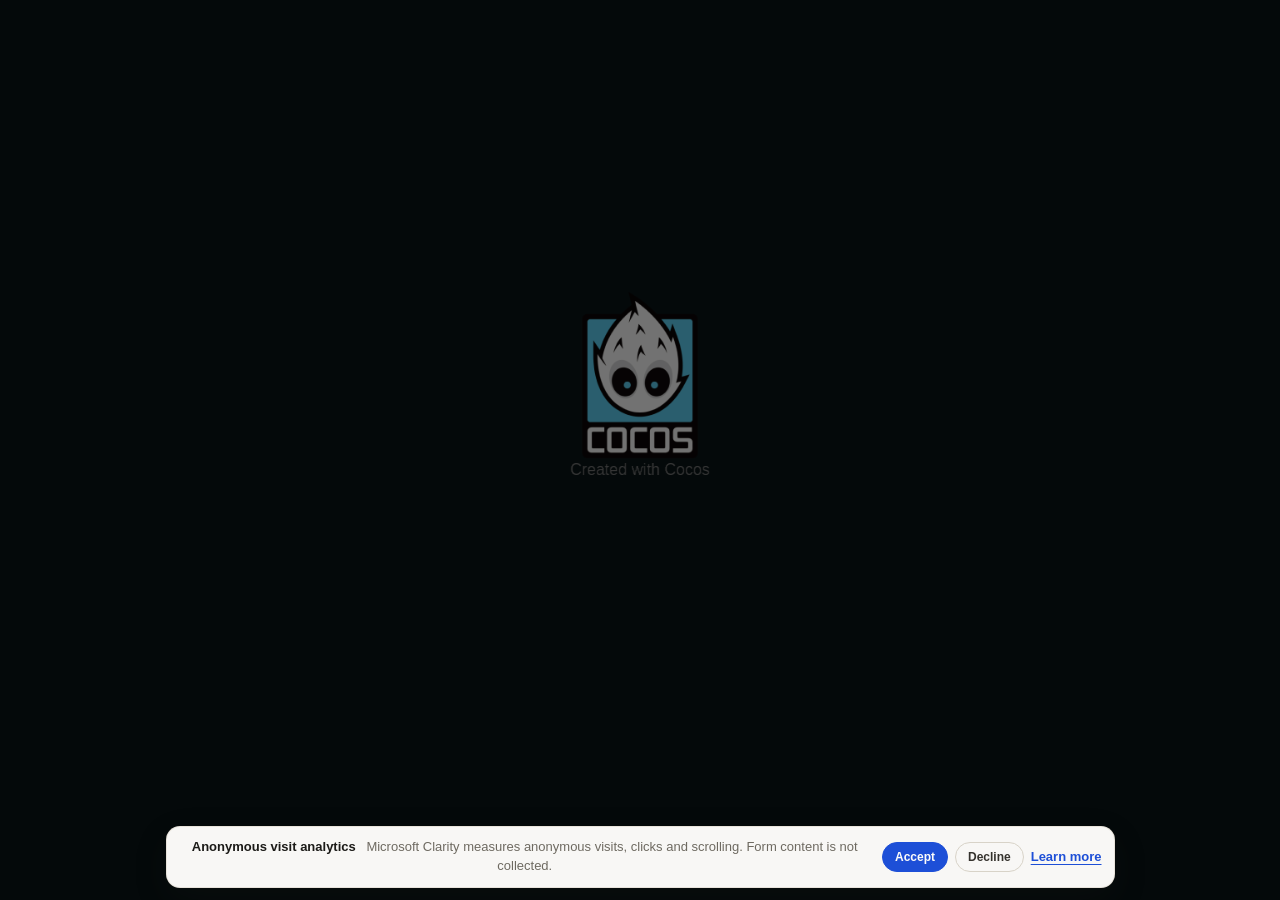
<file: play/index.html>
<!DOCTYPE html>
<html>
<head>
  <meta charset="utf-8">
<script type="text/javascript">
    (function(c,l,a,r,i,t,y){
        c[a]=c[a]||function(){(c[a].q=c[a].q||[]).push(arguments)};
        t=l.createElement(r);t.async=1;t.src="https://www.clarity.ms/tag/"+i;
        y=l.getElementsByTagName(r)[0];y.parentNode.insertBefore(t,y);
    })(window, document, "clarity", "script", "xsginfmfo5");
</script>

  <title>Cocos Creator | SpotOn</title>

  <!--http://www.html5rocks.com/en/mobile/mobifying/-->
  <meta name="viewport"
        content="width=device-width,user-scalable=no,initial-scale=1,minimum-scale=1,maximum-scale=1,minimal-ui=true"/>

  <!--https://developer.apple.com/library/safari/documentation/AppleApplications/Reference/SafariHTMLRef/Articles/MetaTags.html-->
  <meta name="apple-mobile-web-app-capable" content="yes">
  <meta name="mobile-web-app-capable" content="yes">
  <meta name="apple-mobile-web-app-status-bar-style" content="black-translucent">
  <meta name="format-detection" content="telephone=no">

  <!-- force webkit on 360 -->
  <meta name="renderer" content="webkit"/>
  <meta name="force-rendering" content="webkit"/>
  <!-- force edge on IE -->
  <meta http-equiv="X-UA-Compatible" content="IE=edge,chrome=1"/>
  <meta name="msapplication-tap-highlight" content="no">

  <!-- force full screen on some browser -->
  <meta name="full-screen" content="yes"/>
  <meta name="x5-fullscreen" content="true"/>
  <meta name="360-fullscreen" content="true"/>

  <!--fix fireball/issues/3568 -->
  <!--<meta name="browsermode" content="application">-->
  <meta name="x5-page-mode" content="app">

  <!--<link rel="apple-touch-icon" href=".png" />-->
  <!--<link rel="apple-touch-icon-precomposed" href=".png" />-->

  <link rel="stylesheet" type="text/css" href="style.css"/>

</head>
<body>
  <div id="GameDiv" cc_exact_fit_screen="true">
      <div id="Cocos3dGameContainer">
        <canvas id="GameCanvas" oncontextmenu="event.preventDefault()" tabindex="99"></canvas>
      </div>
    </div>
  

<!-- Polyfills bundle. -->

<script src="src/polyfills.bundle.js" charset="utf-8"> </script>


<!-- SystemJS support. -->
<script src="src/system.bundle.js" charset="utf-8"> </script>

<!-- Import map -->
<script src="src/import-map.json" type="systemjs-importmap" charset="utf-8"> </script>

<script>
    System.import('./index.js').catch(function(err) { console.error(err); })
</script>

<script src="../portfolio-analytics.js"></script>
</body>
</html>
</file>
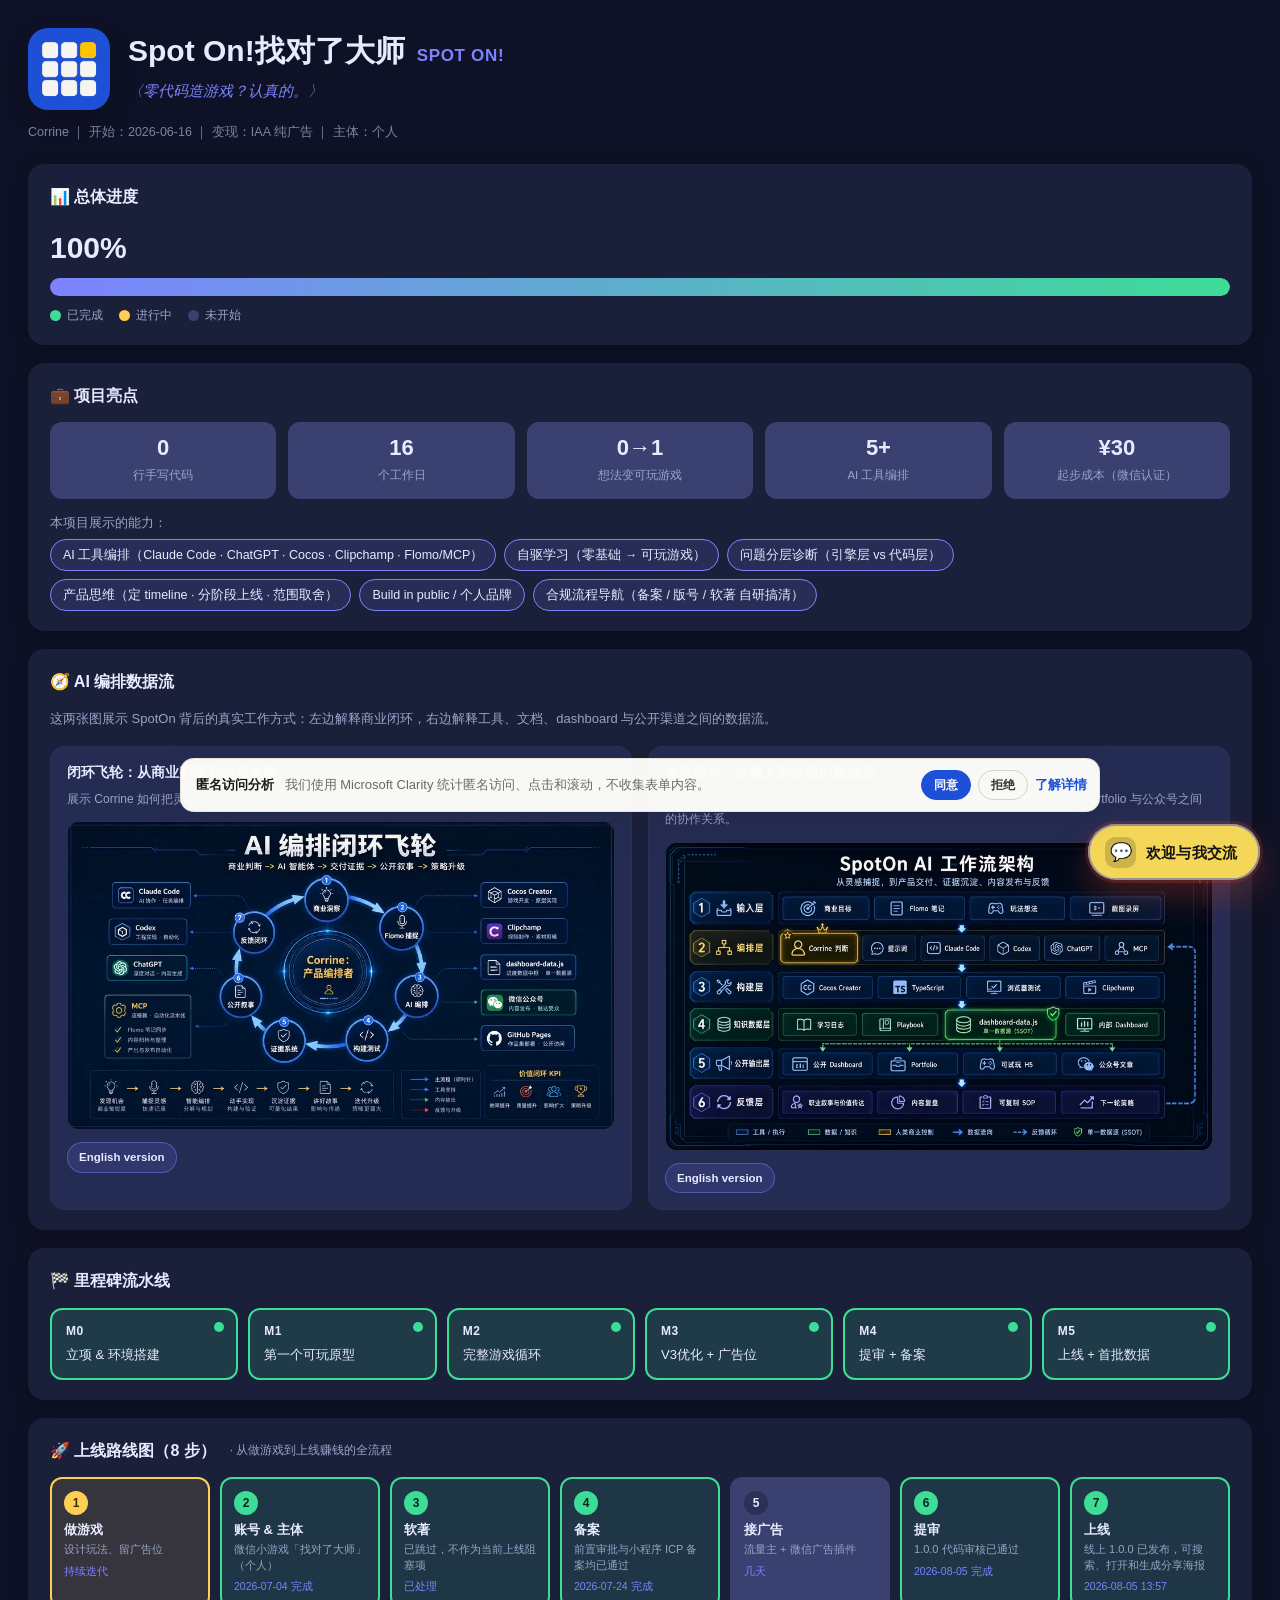
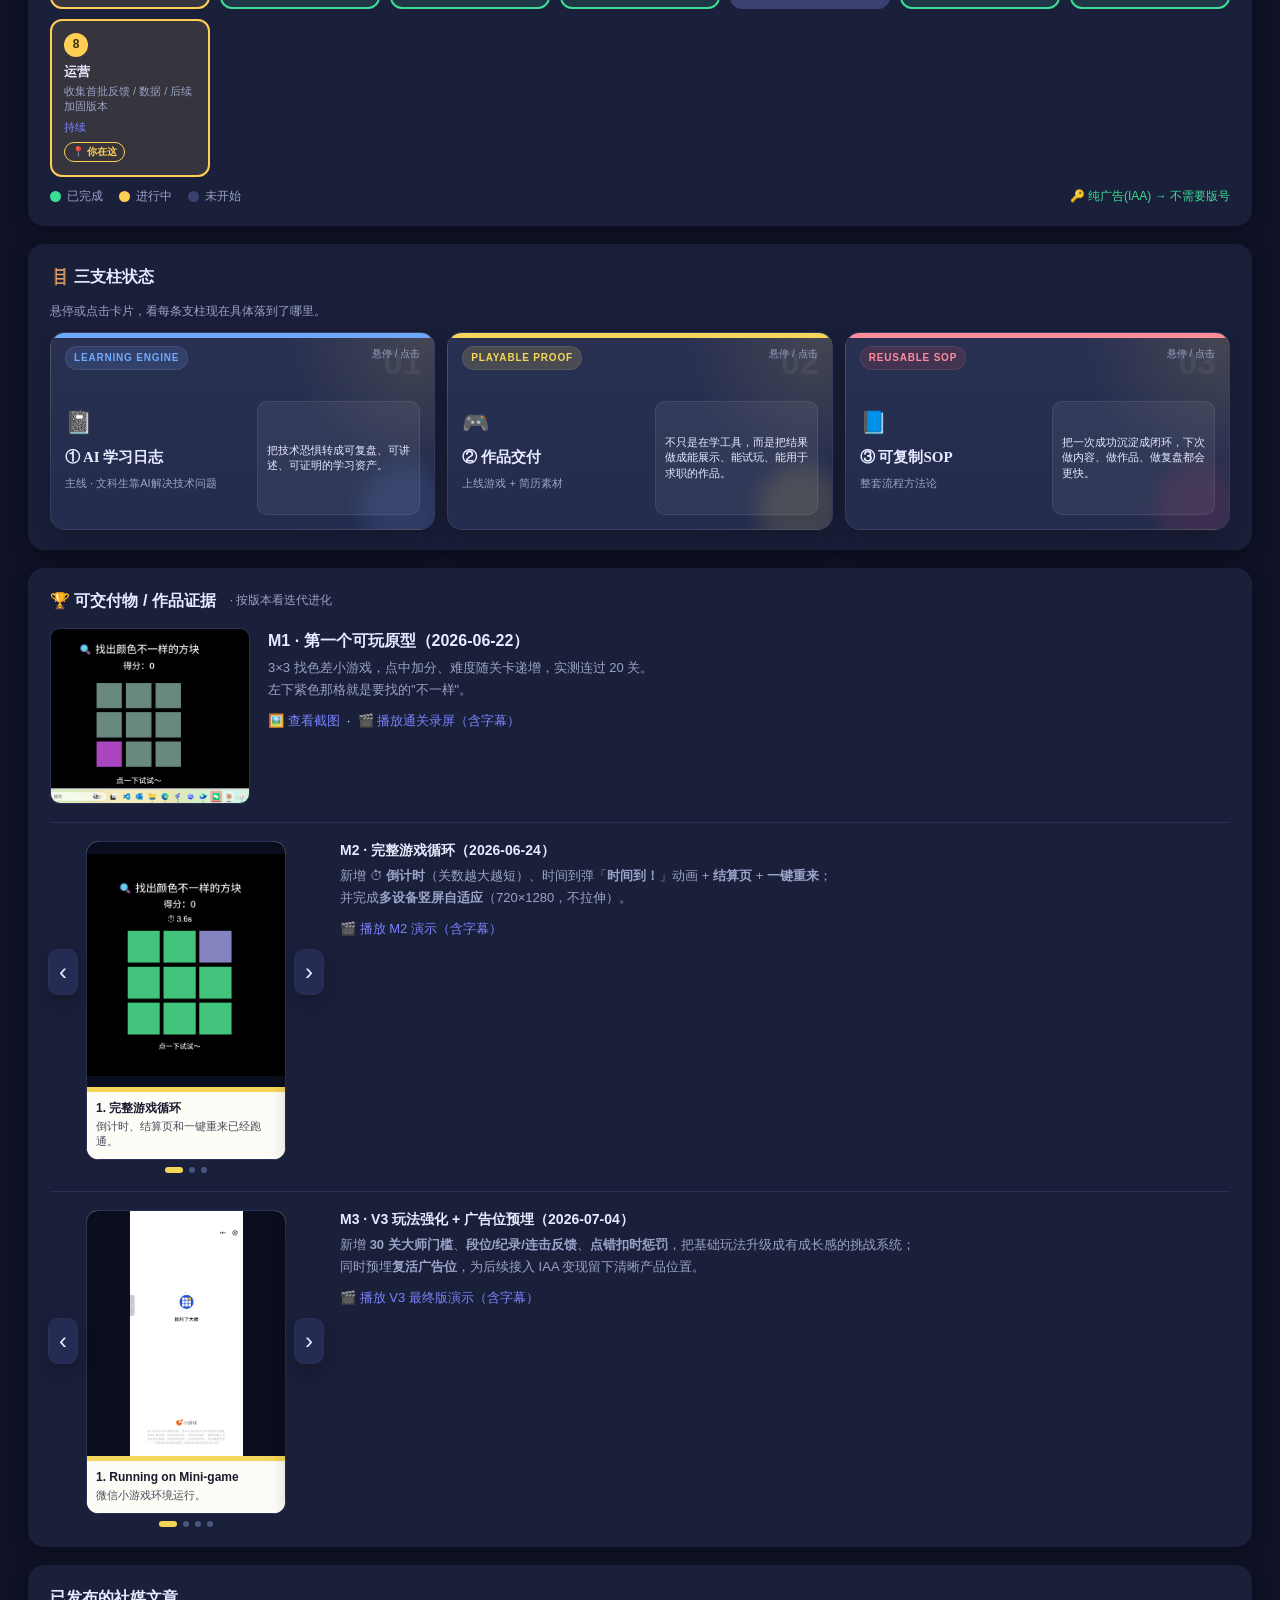
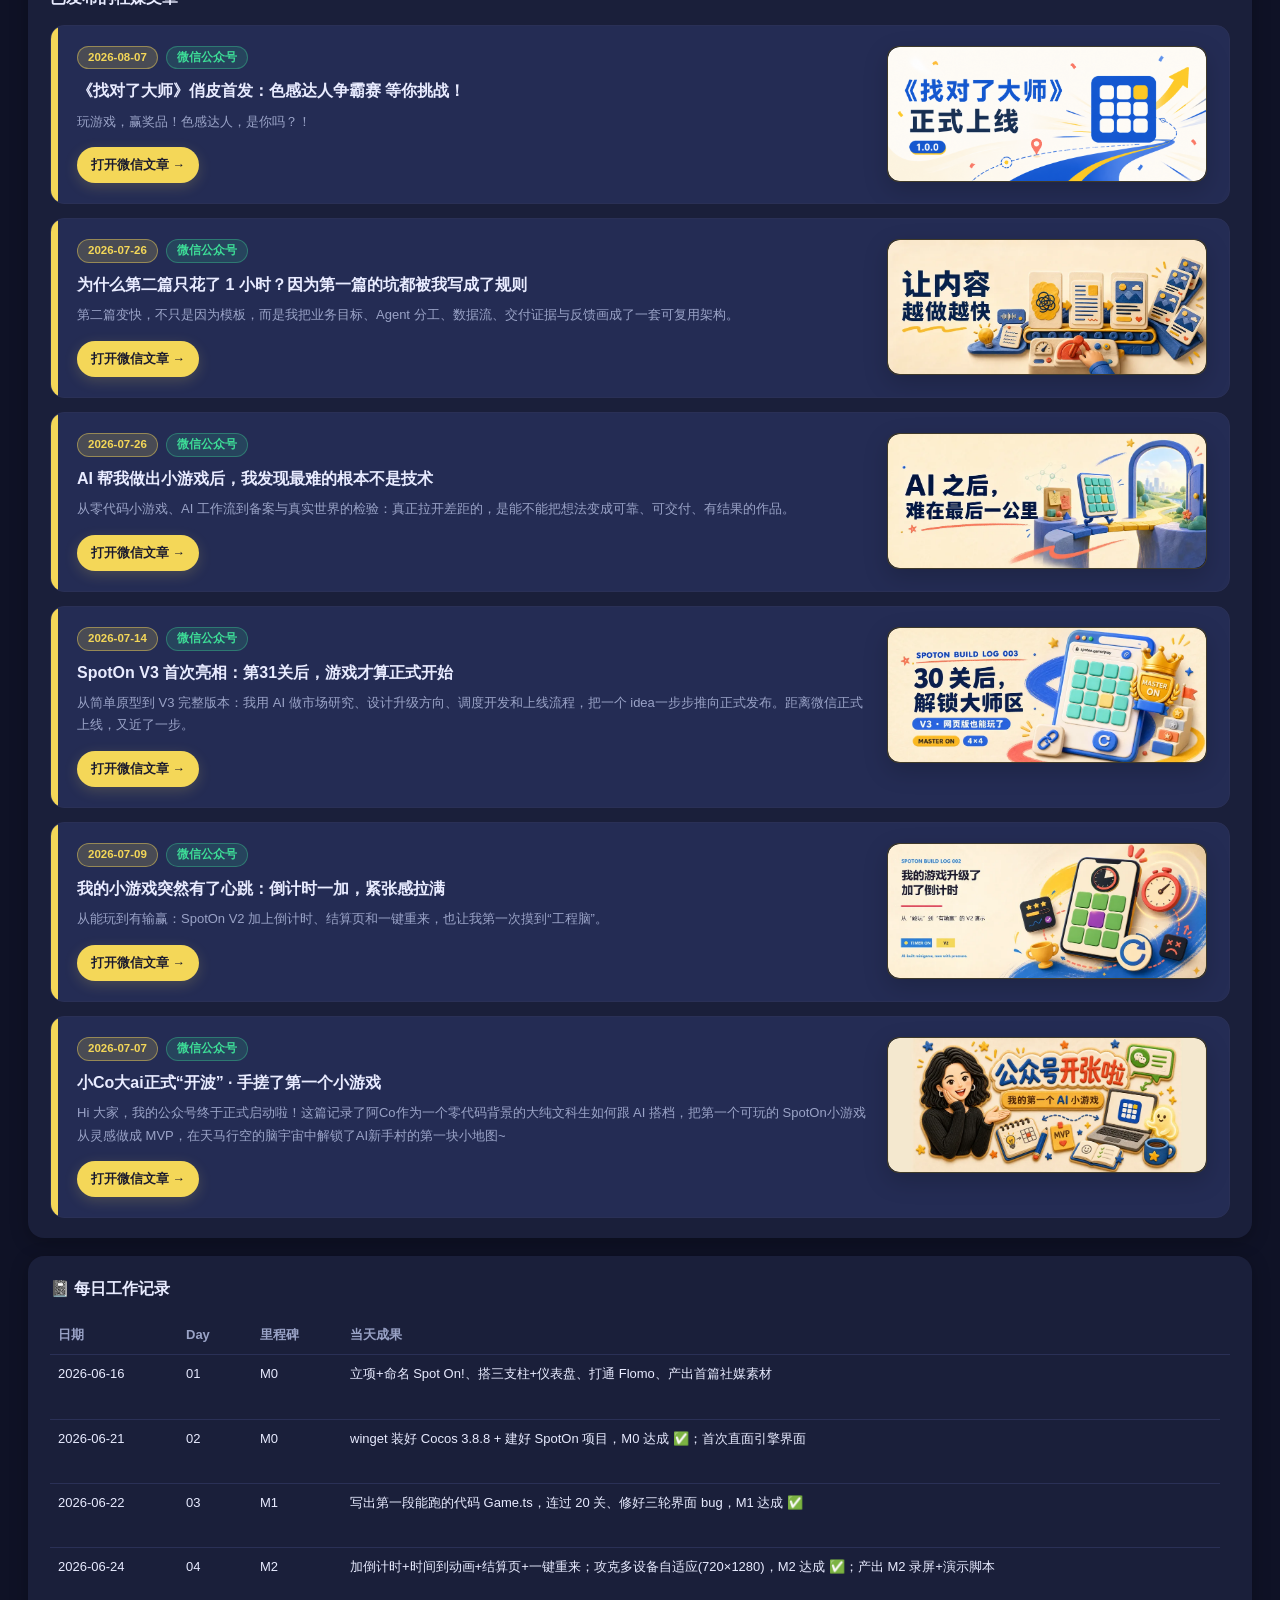
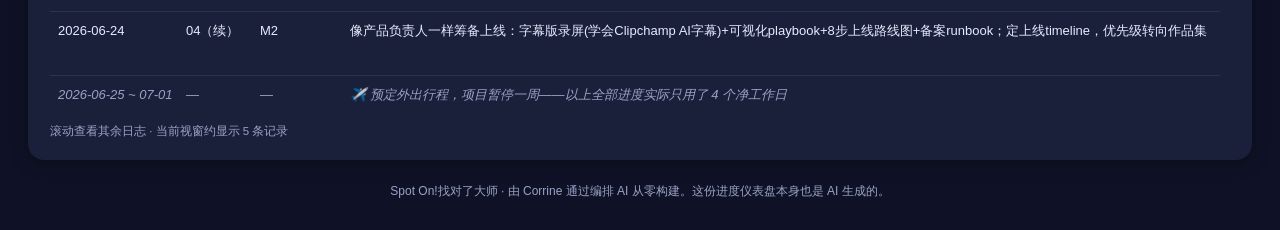
<file: dashboard-standalone.html>
<!DOCTYPE html>
<html lang="zh-CN">
<head>
<meta charset="UTF-8">
<meta name="viewport" content="width=device-width, initial-scale=1.0">
<script type="text/javascript">
    (function(c,l,a,r,i,t,y){
        c[a]=c[a]||function(){(c[a].q=c[a].q||[]).push(arguments)};
        t=l.createElement(r);t.async=1;t.src="https://www.clarity.ms/tag/"+i;
        y=l.getElementsByTagName(r)[0];y.parentNode.insertBefore(t,y);
    })(window, document, "clarity", "script", "xsginfmfo5");
</script>
<link rel="icon" type="image/png" sizes="16x16" href="assets/favicon/co-red-star-favicon-16.png">
<link rel="icon" type="image/png" sizes="32x32" href="assets/favicon/co-red-star-favicon-32.png">
<link rel="apple-touch-icon" sizes="180x180" href="assets/favicon/co-red-star-favicon-180.png">
<link rel="shortcut icon" href="assets/favicon/favicon.ico">
<link rel="stylesheet" href="feedback-widget.css">
<script src="feedback-widget.js" defer></script>
<title>Spot On!找对了大师 | Dashboard</title>
<style>
  :root{
    --bg:#0f1226; --card:#1a1f3a; --ink:#e8ebff; --muted:#9aa3c7;
    --done:#3ddc97; --doing:#ffce54; --todo:#3a4170; --accent:#7c83ff;
    --esther-yellow:#F4D758; --esther-cream:#fefcf6; --esther-ink:#1A1A2E;
  }
  *{box-sizing:border-box;margin:0;padding:0}
  html{max-width:100%;overflow-x:hidden}
  body{font-family:"Segoe UI","Microsoft YaHei",sans-serif;background:var(--bg);color:var(--ink);padding:28px;line-height:1.6;max-width:100%;overflow-x:hidden;-webkit-text-size-adjust:100%;text-size-adjust:100%}
  h1{font-size:26px;margin-bottom:4px}
  .motto{color:var(--accent);font-style:italic;font-size:15px;margin-bottom:0}
  .sub{color:var(--muted);margin:12px 0 22px;font-size:12.5px;opacity:.78}
  .grid{display:grid;gap:18px}
  .card{background:var(--card);border-radius:16px;padding:20px 22px;box-shadow:0 4px 18px rgba(0,0,0,.25);min-width:0}
  .card h2{font-size:16px;margin-bottom:14px;display:flex;align-items:center;gap:8px;flex-wrap:wrap}
  /* overall bar */
  .bar{height:18px;background:var(--todo);border-radius:99px;overflow:hidden}
  .bar > span{display:block;height:100%;background:linear-gradient(90deg,var(--accent),var(--done));border-radius:99px;transition:.4s}
  .bigpct{font-size:30px;font-weight:700;margin:6px 0}
  /* milestone pipeline */
  .pipe{display:flex;gap:10px;flex-wrap:wrap}
  .step{flex:1;min-width:130px;background:var(--todo);border-radius:12px;padding:12px 14px;position:relative;border:2px solid transparent}
  .step.done{background:rgba(61,220,151,.15);border-color:var(--done)}
  .step.doing{background:rgba(255,206,84,.15);border-color:var(--doing)}
  .step .tag{font-size:12px;font-weight:700;letter-spacing:.5px}
  .step .name{font-size:13px;margin-top:4px}
  .step .dot{position:absolute;top:12px;right:12px;width:10px;height:10px;border-radius:99px;background:var(--muted)}
  .step.done .dot{background:var(--done)}
  .step.doing .dot{background:var(--doing);animation:pulse 1.4s infinite}
  @keyframes pulse{0%,100%{opacity:1}50%{opacity:.3}}
  /* launch roadmap (8 steps) */
  .road{display:grid;grid-template-columns:repeat(auto-fit,minmax(148px,1fr));gap:10px}
  .rstep{background:var(--todo);border-radius:12px;padding:12px;position:relative;border:2px solid transparent}
  .rstep.done{background:rgba(61,220,151,.12);border-color:var(--done)}
  .rstep.doing{background:rgba(255,206,84,.12);border-color:var(--doing)}
  .rstep .rnum{width:24px;height:24px;border-radius:99px;background:#2a3056;color:var(--ink);display:flex;align-items:center;justify-content:center;font-size:12px;font-weight:700;margin-bottom:7px}
  .rstep.done .rnum{background:var(--done);color:#06281b}
  .rstep.doing .rnum{background:var(--doing);color:#3a2c00}
  .rstep .rt{font-size:13px;font-weight:700;line-height:1.3}
  .rstep .rc{font-size:11px;color:var(--muted);margin-top:3px;line-height:1.4}
  .rstep .rtime{font-size:10.5px;color:var(--accent);margin-top:5px}
  .rstep .rhere{display:inline-block;margin-top:6px;font-size:10px;font-weight:700;color:var(--doing);border:1px solid var(--doing);border-radius:99px;padding:1px 7px}
  /* pillars */
  .pillars-note{margin:-2px 0 12px;font-size:11.5px;color:var(--muted)}
  .pillars{
    display:grid;
    grid-template-columns:repeat(auto-fit,minmax(198px,1fr));
    gap:12px;
  }
  .pillar-card{
    position:relative;
    min-height:198px;
    border:0;
    background:transparent;
    padding:0;
    text-align:left;
    cursor:pointer;
    perspective:1400px;
    font:inherit;
    color:inherit;
  }
  .pillar-card:focus-visible{
    outline:2px solid var(--esther-yellow);
    outline-offset:4px;
    border-radius:20px;
  }
  .pillar-shell{
    position:absolute;
    inset:0;
    transform-style:preserve-3d;
    -webkit-transform-style:preserve-3d;
    transition:transform .62s cubic-bezier(.2,.75,.2,1);
  }
  .pillar-card.is-flipped .pillar-shell{
    transform:rotateY(180deg);
  }
  .pillar-face{
    position:absolute;
    inset:0;
    display:flex;
    flex-direction:column;
    gap:8px;
    padding:13px 14px 14px;
    border-radius:15px;
    overflow:hidden;
    backface-visibility:hidden;
    -webkit-backface-visibility:hidden;
    box-shadow:0 10px 26px rgba(0,0,0,.22);
    border:1px solid rgba(255,255,255,.08);
  }
  .pillar-front{
    display:grid;
    grid-template-columns:minmax(0,1.05fr) minmax(0,.95fr);
    grid-template-areas:
      "top top"
      "body mini";
    align-items:stretch;
    column-gap:12px;
    background:
      radial-gradient(circle at top right,rgba(244,215,88,.14),transparent 34%),
      linear-gradient(180deg,rgba(255,255,255,.04),rgba(255,255,255,.02)),
      #20284b;
  }
  .pillar-front::before,
  .pillar-back::before{
    content:"";
    position:absolute;
    inset:0 auto auto 0;
    width:100%;
    height:5px;
    background:var(--pillar-accent, var(--esther-yellow));
  }
  .pillar-front::after{
    content:"";
    position:absolute;
    right:-14px;
    bottom:-24px;
    width:88px;
    height:88px;
    border-radius:50%;
    background:var(--pillar-glow, rgba(244,215,88,.15));
    filter:blur(10px);
    opacity:.8;
  }
  .pillar-back{
    transform:rotateY(180deg);
    justify-content:space-between;
    background:
      radial-gradient(circle at bottom left,rgba(43,127,216,.16),transparent 40%),
      linear-gradient(180deg,#18203d,#151a32);
  }
  .pillar-top{
    grid-area:top;
    position:relative;
    z-index:1;
    display:flex;
    justify-content:space-between;
    align-items:flex-start;
    gap:10px;
  }
  .pillar-front-content{
    grid-area:body;
    position:relative;
    z-index:1;
    display:flex;
    flex-direction:column;
    gap:8px;
    min-width:0;
  }
  .pillar-chip{
    display:inline-flex;
    align-items:center;
    width:max-content;
    max-width:100%;
    padding:3px 8px;
    border-radius:999px;
    font-size:10px;
    font-weight:700;
    letter-spacing:.08em;
    text-transform:uppercase;
    background:var(--pillar-soft, rgba(244,215,88,.14));
    color:var(--pillar-accent, var(--esther-yellow));
    border:1px solid rgba(255,255,255,.08);
  }
  .pillar-hint{
    font-size:10px;
    color:var(--muted);
    white-space:nowrap;
  }
  .pillar-deco{
    position:absolute;
    top:12px;
    right:13px;
    font-size:34px;
    line-height:1;
    font-weight:800;
    color:rgba(255,255,255,.06);
    pointer-events:none;
  }
  .pillar-face .icon{
    font-size:22px;
    margin-top:4px;
  }
  .pillar-face .title{
    font-size:15px;
    line-height:1.28;
    font-weight:800;
    font-family:"Noto Serif SC","Source Han Serif SC","Songti SC",serif;
  }
  .pillar-face .desc{
    font-size:11px;
    color:var(--muted);
    line-height:1.5;
  }
  .pillar-mini{
    grid-area:mini;
    align-self:stretch;
    display:flex;
    align-items:center;
    flex:0 0 auto;
    font-size:10.5px;
    line-height:1.45;
    color:var(--ink);
    background:rgba(255,255,255,.06);
    border:1px solid rgba(255,255,255,.08);
    border-radius:10px;
    padding:8px 9px;
  }
  .pillar-back-copy{
    flex:1;
    display:flex;
    align-items:center;
    font-size:12px;
    line-height:1.6;
    color:var(--ink);
  }
  .pillar-cta{
    display:inline-flex;
    align-items:center;
    gap:8px;
    font-size:10px;
    color:var(--muted);
  }
  .pillar-cta::before{
    content:"↺";
    display:inline-flex;
    align-items:center;
    justify-content:center;
    width:18px;
    height:18px;
    border-radius:50%;
    border:1px solid rgba(255,255,255,.14);
    color:var(--pillar-accent, var(--esther-yellow));
  }
  .pillar-card.tone-blue{
    --pillar-accent:#6fa8ff;
    --pillar-soft:rgba(111,168,255,.14);
    --pillar-glow:rgba(111,168,255,.16);
  }
  .pillar-card.tone-yellow{
    --pillar-accent:var(--esther-yellow);
    --pillar-soft:rgba(244,215,88,.16);
    --pillar-glow:rgba(244,215,88,.18);
  }
  .pillar-card.tone-red{
    --pillar-accent:#ff8d9c;
    --pillar-soft:rgba(232,74,95,.14);
    --pillar-glow:rgba(232,74,95,.15);
  }
  /* table */
  table{width:100%;border-collapse:collapse;font-size:13px}
  th,td{text-align:left;padding:9px 8px;border-bottom:1px solid #2a3056}
  th{color:var(--muted);font-weight:600}
  .journal-head-scroll,.journal-scroll{max-width:100%;overflow-x:hidden}
  .journal-head-table,.journal-body-table{width:100%;table-layout:fixed;font-size:13px;line-height:1.55}
  .journal-head-table th,.journal-body-table td{font-size:13px;line-height:1.55}
  .journal-col-date{width:128px}
  .journal-col-day{width:74px}
  .journal-col-ms{width:90px}
  .journal-col-result{width:auto}
  .journal-scroll{max-height:360px;overflow:auto;padding-bottom:0;-webkit-overflow-scrolling:touch;scrollbar-width:thin;scrollbar-color:var(--accent) rgba(154,163,199,.18);scrollbar-gutter:stable}
  .journal-scroll::-webkit-scrollbar{width:10px;height:10px}
  .journal-scroll::-webkit-scrollbar-track{background:rgba(154,163,199,.14);border-radius:99px}
  .journal-scroll::-webkit-scrollbar-thumb{background:var(--accent);border:2px solid var(--card);border-radius:99px}
  .journal-scroll::-webkit-scrollbar-thumb:hover{background:var(--done)}
  .journal-scroll::-webkit-scrollbar:horizontal{height:0}
  .journal-body-table tbody tr{height:64px}
  .journal-body-table td{vertical-align:top}
  .journal-scroll-hint{margin-top:8px;color:var(--muted);font-size:11.5px;line-height:1.5}
  .journal-scroll-top{display:none}
  .journal-scroll-track{position:absolute;inset:0;border-radius:999px;background:rgba(154,163,199,.22)}
  .journal-scroll-thumb{position:absolute;left:0;top:0;height:100%;min-width:42px;border-radius:999px;background:linear-gradient(90deg,var(--accent),var(--done));box-shadow:0 0 0 2px rgba(124,131,255,.16);touch-action:none}
  a{color:var(--accent);text-decoration:none}
  a:hover{text-decoration:underline}
  .foot{color:var(--muted);font-size:12px;margin-top:22px;text-align:center}
  .legend{display:flex;gap:16px;font-size:12px;color:var(--muted);margin-top:10px;flex-wrap:wrap}
  .legend span{display:inline-flex;align-items:center;gap:6px}
  .chip{width:11px;height:11px;border-radius:99px;display:inline-block}
  /* social content status badges */
  .badge{display:inline-block;padding:2px 10px;border-radius:99px;font-size:12px;font-weight:600;white-space:nowrap}
  .badge.draft{background:rgba(255,206,84,.2);color:var(--doing)}
  .badge.revise{background:rgba(124,131,255,.22);color:var(--accent)}
  .badge.posted{background:rgba(61,220,151,.2);color:var(--done)}
  .badge.abandoned{background:rgba(154,163,199,.18);color:var(--muted);text-decoration:line-through}
  .statusbar{display:flex;gap:10px;flex-wrap:wrap;margin-bottom:14px}
  .statusbar .pill{background:var(--todo);border-radius:10px;padding:7px 13px;font-size:12px;color:var(--muted)}
  .statusbar .pill b{font-size:17px;color:var(--ink);margin-right:4px}
  /* clickable status buttons */
  .stbtns{display:flex;gap:5px;flex-wrap:wrap}
  .stbtn{cursor:pointer;border:1px solid #2a3056;background:transparent;color:var(--muted);padding:4px 11px;border-radius:99px;font-size:12px;font-weight:600;font-family:inherit;transition:.15s}
  .stbtn:hover{border-color:var(--accent);color:var(--ink)}
  .stbtn.draft.on{background:rgba(255,206,84,.25);color:var(--doing);border-color:var(--doing)}
  .stbtn.revise.on{background:rgba(124,131,255,.25);color:var(--accent);border-color:var(--accent)}
  .stbtn.posted.on{background:rgba(61,220,151,.25);color:var(--done);border-color:var(--done)}
  .stbtn.abandoned.on{background:rgba(154,163,199,.22);color:var(--muted);border-color:var(--muted)}
  /* clickable filter pills */
  .statusbar .pill.filter{cursor:pointer;border:1px solid transparent;transition:.15s;user-select:none}
  .statusbar .pill.filter:hover{border-color:var(--accent)}
  .statusbar .pill.filter.active{background:#242c54;border-color:var(--accent)}
  .statusbar .pill.filter.draft.active{border-color:var(--doing)}
  .statusbar .pill.filter.revise.active{border-color:var(--accent)}
  .statusbar .pill.filter.posted.active{border-color:var(--done)}
  .statusbar .pill.filter.abandoned.active{border-color:var(--muted)}
  /* Career narrative highlights */
  .statgrid{display:flex;gap:12px;flex-wrap:wrap}
  .statpill{flex:1;min-width:110px;background:var(--todo);border-radius:12px;padding:12px 14px;text-align:center}
  .statpill.cool-panel{position:relative;overflow:hidden;cursor:default;transition:transform .2s ease,box-shadow .2s ease,border-color .2s ease;border:1px solid transparent}
  .statpill.cool-panel:hover{transform:translateY(-3px);border-color:var(--esther-yellow);box-shadow:0 10px 28px rgba(43,127,216,.18)}
  .statpill b{display:block;font-size:22px;font-weight:800;color:var(--ink);line-height:1.15}
  .statpill span{font-size:11.5px;color:var(--muted)}
  .hrsub{font-size:12.5px;color:var(--muted);margin:14px 0 6px}
  .skilltags{display:flex;gap:8px;flex-wrap:wrap}
  .skilltag{background:rgba(124,131,255,.14);border:1px solid var(--accent);color:var(--ink);border-radius:99px;padding:5px 12px;font-size:12.5px}
  /* AI workflow evidence */
  .workflow-intro{font-size:13px;color:var(--muted);line-height:1.8;margin:-2px 0 16px;max-width:920px}
  .workflow-grid{display:grid;grid-template-columns:repeat(2,minmax(0,1fr));gap:16px}
  .workflow-panel{position:relative;overflow:hidden;background:#242c54;border:1px solid #2a3056;border-radius:14px;padding:16px;transition:transform .18s ease,border-color .18s ease,box-shadow .18s ease}
  .workflow-panel:hover{transform:translateY(-2px);border-color:var(--esther-yellow);box-shadow:0 12px 28px rgba(0,0,0,.2)}
  .workflow-panel h3{font-size:14px;line-height:1.4;margin-bottom:6px}
  .workflow-panel p{font-size:12px;color:var(--muted);line-height:1.7;margin-bottom:12px}
  .workflow-frame{display:block;border-radius:12px;overflow:hidden;background:#0b0e1e;border:1px solid rgba(154,163,199,.22)}
  .workflow-frame img{display:block;width:100%;height:auto;aspect-ratio:16/9;object-fit:cover}
  .workflow-links{display:flex;gap:8px;flex-wrap:wrap;margin-top:12px}
  .workflow-link{display:inline-flex;align-items:center;border-radius:99px;padding:5px 11px;background:rgba(124,131,255,.14);border:1px solid rgba(124,131,255,.45);color:var(--ink);font-size:11.5px;font-weight:700;text-decoration:none}
  .workflow-link:hover{text-decoration:none;border-color:var(--esther-yellow)}
  .published-posts{display:flex;flex-direction:column;gap:14px}
  .post-card{position:relative;overflow:hidden;display:grid;grid-template-columns:minmax(0,1fr) clamp(220px,28vw,320px);align-items:start;gap:18px;background:#242c54;border:1px solid #2a3056;border-radius:14px;padding:20px 22px 20px 18px;transition:transform .18s ease,box-shadow .18s ease,border-color .18s ease}
  .post-card::before{content:"";position:absolute;inset:0 auto 0 0;width:7px;background:var(--esther-yellow)}
  .post-card:hover{transform:translateY(-3px);border-color:var(--esther-yellow);box-shadow:0 12px 30px rgba(0,0,0,.24)}
  .post-body{min-width:0;padding-left:8px}
  .post-cover{display:block;margin:0;align-self:start;justify-self:end;width:100%;max-width:320px;aspect-ratio:2.35/1;overflow:hidden;background:#0b0e1e;border:1px solid rgba(244,215,88,.22);border-radius:12px;box-shadow:0 8px 24px rgba(0,0,0,.18)}
  .post-cover img{display:block;width:100%;height:100%;aspect-ratio:auto;object-fit:cover;background:#0b0e1e;border-radius:inherit}
  .post-meta{display:flex;gap:8px;flex-wrap:wrap;margin:0 0 10px}
  .post-chip{display:inline-flex;align-items:center;border-radius:99px;padding:4px 10px;font-size:11.5px;font-weight:700;line-height:1.2}
  .post-date{background:rgba(244,215,88,.18);color:var(--esther-yellow);border:1px solid rgba(244,215,88,.45)}
  .post-platform{background:rgba(61,220,151,.14);color:var(--done);border:1px solid rgba(61,220,151,.35)}
  .post-title{font-size:16px;line-height:1.45;font-weight:800;color:var(--ink)}
  .post-desc{margin:8px 0 14px;font-size:13px;color:var(--muted);line-height:1.75}
  .post-link{display:inline-flex;align-items:center;gap:7px;background:var(--esther-yellow);color:var(--esther-ink);border-radius:99px;padding:8px 14px;font-size:12.5px;font-weight:800;text-decoration:none;box-shadow:0 4px 14px rgba(244,215,88,.18);transition:transform .15s ease,box-shadow .15s ease}
  .post-link:hover{text-decoration:none;transform:translateY(-1px);box-shadow:0 7px 20px rgba(244,215,88,.28)}
  .published-empty{border:1px dashed #3a4170;border-radius:14px;padding:16px;color:var(--muted);font-size:13px}
  .deliverable-copy{flex:1;min-width:200px}
  .deliverable-copy h3{font-size:14px;line-height:1.4;margin-bottom:4px}
  .newtag{color:var(--esther-ink);background:var(--esther-yellow);font-size:11px;font-weight:800;margin-left:6px;border-radius:99px;padding:2px 9px}
  .deliverable-carousel{position:relative;flex:0 0 200px;width:200px;max-width:200px;min-width:0;margin-left:36px;margin-right:36px;overflow:visible;contain:layout}
  .carousel-viewport{overflow:hidden;border-radius:14px;min-width:0}
  .carousel-track{display:flex;transition:transform .32s ease}
  .carousel-card{flex:0 0 100%;min-width:0;background:var(--esther-cream);color:var(--esther-ink);border-radius:10px;overflow:hidden;box-shadow:0 6px 18px rgba(0,0,0,.18);border:1px solid #2a3056}
  .carousel-card a{display:block;background:#0b0e1e}
  .carousel-card img{width:100%;height:245px;object-fit:contain;display:block}
  .carousel-card figcaption{padding:8px 9px 10px;border-top:5px solid var(--esther-yellow)}
  .carousel-card b{display:block;font-family:"Microsoft YaHei","Segoe UI",sans-serif;font-size:12px;line-height:1.35}
  .carousel-card span{display:block;font-size:11px;color:#4A4A5A;line-height:1.4;margin-top:2px}
  .carousel-btn{position:absolute;top:108px;z-index:2;width:30px;height:46px;border:1px solid #2a3056;border-radius:10px;background:#242c54;color:var(--ink);font-size:24px;line-height:1;cursor:pointer;box-shadow:0 8px 18px rgba(0,0,0,.22);transition:transform .15s ease,border-color .15s ease,background .15s ease}
  .carousel-btn[data-carousel-prev]{left:-38px}
  .carousel-btn[data-carousel-next]{right:-38px}
  .carousel-btn:hover{transform:translateY(-2px);border-color:var(--esther-yellow);background:#2b3566}
  .carousel-dots{display:flex;gap:6px;justify-content:center;margin-top:7px}
  .carousel-dots button{width:6px;height:6px;border-radius:99px;border:0;background:#4b557f;cursor:pointer;transition:width .2s ease,background .2s ease}
  .carousel-dots button.active{width:18px;background:var(--esther-yellow)}
  @media(max-width:720px){
    body{padding:18px}
    .pillars{grid-template-columns:1fr}
    .pillar-card{min-height:0;perspective:none}
    .pillar-shell{position:relative;inset:auto;display:block;transform:none!important;transform-style:flat;-webkit-transform-style:flat;transition:none}
    .pillar-face{position:relative;inset:auto;min-height:186px;backface-visibility:visible;-webkit-backface-visibility:visible}
    .pillar-back{display:none;transform:none}
    .pillar-card.is-flipped .pillar-front{display:none}
    .pillar-card.is-flipped .pillar-back{display:flex}
    .pillar-front{
      grid-template-columns:1fr;
      grid-template-areas:
        "top"
        "body"
        "mini";
      column-gap:0;
      row-gap:8px;
    }
    .deliverable-carousel{flex-basis:200px;width:200px;max-width:calc(100% - 72px)}
    .carousel-btn{top:104px;width:34px;height:54px;border-radius:12px;font-size:26px;background:#20284b}
    .carousel-btn[data-carousel-prev]{left:-40px}
    .carousel-btn[data-carousel-next]{right:-40px}
    .carousel-card img{height:245px}
    table{display:table;max-width:none;overflow-x:visible}
    .journal-head-scroll{overflow:hidden}
    .journal-head-table,.journal-body-table{min-width:760px;font-size:12.5px;line-height:1.55}
    .journal-head-table th,.journal-body-table td{font-size:12.5px!important;line-height:1.55}
    .journal-body-table td{vertical-align:middle}
    .journal-scroll-top{display:block;position:relative;max-width:100%;height:12px;margin:0 0 9px;border-radius:999px;overflow:hidden;touch-action:none;cursor:pointer}
    .journal-scroll{max-height:380px;overflow-x:auto;overflow-y:auto}
    .journal-col-date{width:126px}
    .journal-col-day{width:72px}
    .journal-col-ms{width:92px}
    .journal-col-result{width:470px}
    .workflow-grid{grid-template-columns:1fr}
    .workflow-panel{padding:13px}
    .post-card{grid-template-columns:1fr;gap:14px;padding:18px}
    .post-body{padding-left:0}
    .post-cover{justify-self:start;max-width:100%;width:100%}
  }
  @media(max-width:480px){
    .pillar-card{min-height:0}
    .pillar-face{padding:12px}
    .journal-head-table,.journal-body-table{font-size:12px}
    .journal-head-table th,.journal-body-table td{font-size:12px!important}
    .pillar-top{gap:8px}
    .pillar-chip,.pillar-hint{font-size:9.5px}
    .pillar-deco{font-size:30px}
    .pillar-front-content{gap:7px}
    .pillar-face .title{font-size:14px}
    .pillar-face .desc{font-size:10.5px}
    .pillar-mini{font-size:10px;padding:7px 8px}
    .pillar-back-copy{font-size:11.5px}
    .pillar-cta{font-size:9.5px}
  }
  @media(hover:hover) and (pointer:fine){
    .pillar-card:hover .pillar-shell{
      transform:rotateY(180deg);
    }
  }
  @media(prefers-reduced-motion:reduce){
    .carousel-track,.carousel-btn,.carousel-dots button,.statpill.cool-panel,.pillar-shell{transition:none}
  }
  #_coolMode_effect{overflow:hidden;position:fixed;inset:0;pointer-events:none;z-index:2147483647}
  /* page header with back-to-portfolio CTA */
  .pagehead{display:flex;justify-content:space-between;align-items:flex-start;gap:16px;flex-wrap:wrap}
  .pagelead{display:flex;flex-direction:column;min-width:min(100%,640px)}
  .brandhead{display:flex;align-items:center;gap:18px}
  .brandlogo{width:82px;height:82px;border-radius:20px;flex:0 0 auto;box-shadow:0 10px 24px rgba(0,0,0,.22)}
  .brandcopy{display:flex;flex-direction:column;gap:10px}
  .brandtitle{display:flex;align-items:baseline;gap:12px;flex-wrap:wrap;margin-bottom:0}
  .brandtitle .cn{font-size:30px;font-weight:800;line-height:1.08;color:var(--ink)}
  .brandtitle .en{font-size:17px;font-weight:700;letter-spacing:.04em;color:var(--accent);text-transform:uppercase}
  @media(max-width:720px){
    .brandlogo{width:68px;height:68px;border-radius:17px}
    .brandtitle .cn{font-size:26px}
    .brandtitle .en{font-size:15px}
  }
</style>
</head>
<body>
  <div class="pagehead">
    <div class="pagelead">
      <div class="brandhead">
        <img class="brandlogo" src="assets/brand/spoton-icon-B-cobalt.png" alt="Spot On official logo">
        <div class="brandcopy">
          <h1 class="brandtitle">
            <span class="cn">Spot On!找对了大师</span>
            <span class="en">Spot On!</span>
          </h1>
          <div class="motto">〈零代码造游戏？认真的。〉</div>
        </div>
      </div>
      <div class="sub">Corrine ｜ 开始：2026-06-16 ｜ 变现：IAA 纯广告 ｜ 主体：个人</div>
    </div>
  </div>

  <div class="grid">
    <!-- 总进度 -->
    <div class="card">
      <h2>📊 总体进度</h2>
      <div class="bigpct" id="pct">0%</div>
      <div class="bar"><span id="barfill" style="width:0%"></span></div>
      <div class="legend">
        <span><i class="chip" style="background:var(--done)"></i>已完成</span>
        <span><i class="chip" style="background:var(--doing)"></i>进行中</span>
        <span><i class="chip" style="background:var(--todo)"></i>未开始</span>
      </div>
    </div>

    <!-- Career Narrative 亮点 -->
    <div class="card">
      <h2>💼 项目亮点</h2>
      <div class="statgrid">
        <div class="statpill cool-panel" data-cool-panel><b>0</b><span>行手写代码</span></div>
        <div class="statpill cool-panel" data-cool-panel><b id="workdays">—</b><span>个工作日</span></div>
        <div class="statpill cool-panel" data-cool-panel><b>0→1</b><span>想法变可玩游戏</span></div>
        <div class="statpill cool-panel" data-cool-panel><b>5+</b><span>AI 工具编排</span></div>
        <div class="statpill cool-panel" data-cool-panel><b>¥30</b><span>起步成本（微信认证）</span></div>
      </div>
      <div class="hrsub">本项目展示的能力：</div>
      <div class="skilltags">
        <span class="skilltag">AI 工具编排（Claude Code · ChatGPT · Cocos · Clipchamp · Flomo/MCP）</span>
        <span class="skilltag">自驱学习（零基础 → 可玩游戏）</span>
        <span class="skilltag">问题分层诊断（引擎层 vs 代码层）</span>
        <span class="skilltag">产品思维（定 timeline · 分阶段上线 · 范围取舍）</span>
        <span class="skilltag">Build in public / 个人品牌</span>
        <span class="skilltag">合规流程导航（备案 / 版号 / 软著 自研搞清）</span>
      </div>
    </div>

    <!-- AI 编排数据流 -->
    <div class="card">
      <h2>🧭 AI 编排数据流</h2>
      <p class="workflow-intro">这两张图展示 SpotOn 背后的真实工作方式：左边解释商业闭环，右边解释工具、文档、dashboard 与公开渠道之间的数据流。</p>
      <div class="workflow-grid">
        <article class="workflow-panel">
          <h3>闭环飞轮：从商业判断到公开叙事</h3>
          <p>展示 Corrine 如何把灵感、AI agent、产品交付、证据系统和内容发布连成一个可复用闭环。</p>
          <a class="workflow-frame" href="assets/ai-workflow/spoton-ai-flywheel.zh.png" target="_blank" rel="noopener">
            <img src="assets/ai-workflow/spoton-ai-flywheel.zh.thumb.webp" alt="SpotOn AI 编排闭环飞轮图" loading="lazy" decoding="async" width="960" height="540">
          </a>
          <div class="workflow-links">
            <a class="workflow-link" href="assets/ai-workflow/spoton-ai-flywheel.en.png" target="_blank" rel="noopener">English version</a>
          </div>
        </article>
        <article class="workflow-panel">
          <h3>系统架构：从输入到反馈的数据流</h3>
          <p>展示 Flomo、Claude Code、Codex、ChatGPT、Cocos、dashboard-data.js、Portfolio 与公众号之间的协作关系。</p>
          <a class="workflow-frame" href="assets/ai-workflow/spoton-ai-architecture.zh.png" target="_blank" rel="noopener">
            <img src="assets/ai-workflow/spoton-ai-architecture.zh.thumb.webp" alt="SpotOn AI 工作流架构图" loading="lazy" decoding="async" width="960" height="540">
          </a>
          <div class="workflow-links">
            <a class="workflow-link" href="assets/ai-workflow/spoton-ai-architecture.en.png" target="_blank" rel="noopener">English version</a>
          </div>
        </article>
      </div>
    </div>

    <!-- 里程碑流水线 -->
    <div class="card">
      <h2>🏁 里程碑流水线</h2>
      <div class="pipe" id="pipe"></div>
    </div>

    <!-- 上线路线图（8 步） -->
    <div class="card">
      <h2 style="flex-wrap:wrap">🚀 上线路线图（8 步）<span style="font-weight:400;font-size:12px;color:var(--muted);margin-left:6px">· 从做游戏到上线赚钱的全流程</span></h2>
      <div class="road" id="road"></div>
      <div class="legend">
        <span><i class="chip" style="background:var(--done)"></i>已完成</span>
        <span><i class="chip" style="background:var(--doing)"></i>进行中</span>
        <span><i class="chip" style="background:var(--todo)"></i>未开始</span>
        <span style="margin-left:auto;color:var(--done)">🔑 纯广告(IAA) → 不需要版号</span>
      </div>
    </div>

    <!-- 三支柱 -->
    <div class="card">
      <h2>🪜 三支柱状态</h2>
      <div class="pillars-note">悬停或点击卡片，看每条支柱现在具体落到了哪里。</div>
      <div class="pillars" id="pillars"></div>
    </div>

    <!-- 可交付物 / 作品证据 -->
    <div class="card">
      <h2>🏆 可交付物 / 作品证据 <span style="font-weight:400;font-size:12px;color:var(--muted);margin-left:6px">· 按版本看迭代进化</span></h2>
      <div style="display:flex;flex-direction:column;gap:18px">

        <!-- M1 版 -->
        <div style="display:flex;gap:18px;flex-wrap:wrap;align-items:flex-start">
          <a href="assets/v1-screenshot.png" target="_blank" style="flex:0 0 auto">
            <img src="assets/v1-screenshot.png"
                 alt="M1 原型运行截图" style="max-width:200px;border-radius:10px;border:1px solid #2a3056;display:block">
          </a>
          <div style="flex:1;min-width:200px">
            <div style="font-weight:700;margin-bottom:4px">M1 · 第一个可玩原型（2026-06-22）</div>
            <div style="font-size:13px;color:var(--muted);line-height:1.7">
              3×3 找色差小游戏，点中加分、难度随关卡递增，实测连过 20 关。<br>
              左下紫色那格就是要找的"不一样"。
            </div>
            <div style="margin-top:10px;font-size:13px">
              🖼️ <a href="assets/v1-screenshot.png" target="_blank">查看截图</a>
              &nbsp;·&nbsp;
              🎬 <a href="assets/v1-demo.mp4" target="_blank">播放通关录屏（含字幕）</a>
            </div>
          </div>
        </div>

        <!-- M2 版 -->
        <div style="display:flex;gap:18px;flex-wrap:wrap;align-items:flex-start;border-top:1px solid #2a3056;padding-top:18px">
          <div class="deliverable-carousel" data-carousel aria-label="M2 screenshots">
            <button class="carousel-btn" type="button" data-carousel-prev aria-label="上一张截图">‹</button>
            <div class="carousel-viewport">
              <div class="carousel-track">
                <figure class="carousel-card">
                  <a href="assets/v2-screenshot.png" target="_blank">
                    <img src="assets/v2-screenshot.png" alt="M2 完整游戏循环截图">
                  </a>
                  <figcaption><b>1. 完整游戏循环</b><span>倒计时、结算页和一键重来已经跑通。</span></figcaption>
                </figure>
                <figure class="carousel-card">
                  <a href="assets/v2-screenshot-2.png" target="_blank">
                    <img src="assets/v2-screenshot-2.png" alt="M2 第二张游戏截图">
                  </a>
                  <figcaption><b>2. 游戏状态反馈</b><span>展示时间压力下的找色差体验。</span></figcaption>
                </figure>
                <figure class="carousel-card">
                  <a href="assets/v2-responsive.png" target="_blank">
                    <img src="assets/v2-responsive.png" alt="M2 竖屏自适应测试截图">
                  </a>
                  <figcaption><b>3. 竖屏自适应测试</b><span>验证 720×1280 竖屏显示。</span></figcaption>
                </figure>
              </div>
            </div>
            <button class="carousel-btn" type="button" data-carousel-next aria-label="下一张截图">›</button>
            <div class="carousel-dots" aria-label="截图分页"></div>
          </div>
          <div class="deliverable-copy">
            <h3>M2 · 完整游戏循环（2026-06-24）</h3>
            <div style="font-size:13px;color:var(--muted);line-height:1.7">
              新增 ⏱ <b>倒计时</b>（关数越大越短）、时间到弹「<b>时间到！</b>」动画 + <b>结算页</b> + <b>一键重来</b>；<br>
              并完成<b>多设备竖屏自适应</b>（720×1280，不拉伸）。
            </div>
            <div style="margin-top:10px;font-size:13px">
              🎬 <a href="assets/v2-demo.mp4" target="_blank">播放 M2 演示（含字幕）</a>
            </div>
          </div>
        </div>

        <!-- M3 版 -->
        <div style="display:flex;gap:18px;flex-wrap:wrap;align-items:flex-start;border-top:1px solid #2a3056;padding-top:18px">
          <div class="deliverable-carousel" data-carousel aria-label="M3 screenshots">
            <button class="carousel-btn" type="button" data-carousel-prev aria-label="上一张截图">‹</button>
            <div class="carousel-viewport">
              <div class="carousel-track">
                <figure class="carousel-card">
                  <a href="assets/v3-running-mini-game.png" target="_blank">
                    <img src="assets/v3-running-mini-game.png" alt="M3 微信小游戏运行截图">
                  </a>
                  <figcaption><b>1. Running on Mini-game</b><span>微信小游戏环境运行。</span></figcaption>
                </figure>
                <figure class="carousel-card">
                  <a href="assets/v3-tested-mini-game.png" target="_blank">
                    <img src="assets/v3-tested-mini-game.png" alt="M3 微信小游戏测试截图">
                  </a>
                  <figcaption><b>2. Tested on Mini-game</b><span>小游戏端实测通过。</span></figcaption>
                </figure>
                <figure class="carousel-card">
                  <a href="assets/v3-master-title.png" target="_blank">
                    <img src="assets/v3-master-title.png" alt="M3 大师头衔截图">
                  </a>
                  <figcaption><b>3. Master Title</b><span>30 关大师门槛。</span></figcaption>
                </figure>
                <figure class="carousel-card">
                  <a href="assets/v3-titles.png" target="_blank">
                    <img src="assets/v3-titles.png" alt="M3 段位和结算头衔截图">
                  </a>
                  <figcaption><b>4. Titles</b><span>段位、纪录与复活广告位。</span></figcaption>
                </figure>
              </div>
            </div>
            <button class="carousel-btn" type="button" data-carousel-next aria-label="下一张截图">›</button>
            <div class="carousel-dots" aria-label="截图分页"></div>
          </div>
          <div class="deliverable-copy">
            <h3>M3 · V3 玩法强化 + 广告位预埋（2026-07-04）</h3>
            <div style="font-size:13px;color:var(--muted);line-height:1.7">
              新增 <b>30 关大师门槛</b>、<b>段位/纪录/连击反馈</b>、<b>点错扣时惩罚</b>，把基础玩法升级成有成长感的挑战系统；<br>
              同时预埋<b>复活广告位</b>，为后续接入 IAA 变现留下清晰产品位置。
            </div>
            <div style="margin-top:10px;font-size:13px">
              🎬 <a href="assets/v3-demo.mp4" target="_blank">播放 V3 最终版演示（含字幕）</a>
            </div>
          </div>
        </div>

      </div>
    </div>

    <!-- 已发布公众号文章 -->
    <div class="card">
      <h2>已发布的社媒文章</h2>
      <div class="published-posts" id="publishedPosts"></div>
    </div>

    <!-- 每日记录 -->
    <div class="card">
      <h2>📓 每日工作记录</h2>
      <div class="journal-head-scroll">
        <table class="journal-head-table">
          <colgroup>
            <col class="journal-col-date"><col class="journal-col-day"><col class="journal-col-ms"><col class="journal-col-result">
          </colgroup>
          <thead><tr><th>日期</th><th>Day</th><th>里程碑</th><th>当天成果</th></tr></thead>
        </table>
      </div>
      <div class="journal-scroll-top" aria-label="左右滚动查看完整每日工作记录"><div class="journal-scroll-track"><span class="journal-scroll-thumb"></span></div></div>
      <div class="journal-scroll" role="region" aria-label="可滚动的每日工作记录">
        <table class="journal-body-table">
          <colgroup>
            <col class="journal-col-date"><col class="journal-col-day"><col class="journal-col-ms"><col class="journal-col-result">
          </colgroup>
          <tbody id="journal"></tbody>
        </table>
      </div>
      <p class="journal-scroll-hint">滚动查看其余日志 · 当前视窗约显示 5 条记录</p>
    </div>

  </div>

  <div class="foot">Spot On!找对了大师 · 由 Corrine 通过编排 AI 从零构建。这份进度仪表盘本身也是 AI 生成的。</div>

<script src="dashboard-data.js"></script>
<script>
/* ====== 数据在 dashboard-data.js（与 SpotOn 内部仪表盘共享单一数据源，改一处两边生效）====== */

// 渲染总进度（done=1分, doing=0.5分）
const score = milestones.reduce((s,m)=>s+(m.status==="done"?1:m.status==="doing"?0.5:0),0);
const pct = Math.round(score/milestones.length*100);
document.getElementById("pct").textContent = pct+"%";
document.getElementById("barfill").style.width = pct+"%";

// 工作日数：从共享 journal 数据自动统计（Day 号去重、排除暂停行）——不再手写，加日志自动 +1
document.getElementById("workdays").textContent = new Set(journal.map(j=>(j.day||"").replace(/\D/g,"")).filter(d=>d)).size;

function escapeHtml(value){
  return String(value ?? "").replace(/[&<>"']/g, ch=>({
    "&":"&amp;",
    "<":"&lt;",
    ">":"&gt;",
    "\"":"&quot;",
    "'":"&#39;"
  }[ch]));
}

function safeWechatUrl(value){
  const url = String(value || "");
  return /^https:\/\/mp\.weixin\.qq\.com\//.test(url) ? url : "";
}

function resolveLocalAssetUrl(value){
  const raw = String(value || "").trim();
  if(!raw) return "";
  try{
    const url = new URL(raw, document.baseURI);
    return url.origin === window.location.origin ? url.href : "";
  }catch(e){
    return "";
  }
}

function resolveCoverFallbackUrl(value){
  const raw = String(value || "").trim();
  if(!raw) return "";
  const fallback = raw.replace(/\.card\.webp$/i, ".png").replace(/\.webp$/i, ".png");
  return fallback === raw ? "" : resolveLocalAssetUrl(fallback);
}

// 渲染里程碑
document.getElementById("pipe").innerHTML = milestones.map(m=>`
  <div class="step ${m.status}">
    <div class="dot"></div>
    <div class="tag">${m.tag}</div>
    <div class="name">${m.name}</div>
  </div>`).join("");

// 渲染上线路线图
document.getElementById("road").innerHTML = roadmap.map((r,i)=>`
  <div class="rstep ${r.status}">
    <div class="rnum">${i+1}</div>
    <div class="rt">${r.t}</div>
    <div class="rc">${r.c}</div>
    <div class="rtime">${r.time}</div>
    ${r.here?'<div class="rhere">📍 你在这</div>':''}
  </div>`).join("");

// 渲染三支柱
const pillarMeta = [
  {tone:"tone-blue", tag:"Learning Engine", cue:"把技术恐惧转成可复盘、可讲述、可证明的学习资产。"},
  {tone:"tone-yellow", tag:"Playable Proof", cue:"不只是在学工具，而是把结果做成能展示、能试玩、能用于求职的作品。"},
  {tone:"tone-red", tag:"Reusable SOP", cue:"把一次成功沉淀成闭环，下次做内容、做作品、做复盘都会更快。"}
];
document.getElementById("pillars").innerHTML = pillars.map((p,i)=>{
  const meta = pillarMeta[i] || pillarMeta[pillarMeta.length - 1];
  const num = String(i + 1).padStart(2,"0");
  return `
  <button class="pillar-card ${meta.tone}" type="button" aria-label="查看 ${escapeHtml(p.title)} 的当前状态" aria-pressed="false">
    <span class="pillar-shell">
      <span class="pillar-face pillar-front">
        <span class="pillar-deco">${num}</span>
        <span class="pillar-top">
          <span class="pillar-chip">${meta.tag}</span>
          <span class="pillar-hint">悬停 / 点击</span>
        </span>
        <span class="pillar-front-content">
          <span class="icon">${p.icon}</span>
          <span class="title">${escapeHtml(p.title)}</span>
          <span class="desc">${escapeHtml(p.desc)}</span>
        </span>
        <span class="pillar-mini">${escapeHtml(meta.cue)}</span>
      </span>
      <span class="pillar-face pillar-back">
        <span class="pillar-chip">当前落点</span>
        <span class="title">${escapeHtml(p.title)}</span>
        <span class="pillar-back-copy">📌 ${escapeHtml(p.stat)}</span>
        <span class="pillar-cta">点击卡片返回正面</span>
      </span>
    </span>
  </button>`;
}).join("");

document.querySelectorAll(".pillar-card").forEach(card=>{
  card.addEventListener("click", ()=>{
    const flipped = !card.classList.contains("is-flipped");
    card.classList.toggle("is-flipped", flipped);
    card.setAttribute("aria-pressed", String(flipped));
  });
});

// 渲染已发布公众号文章：只展示正式微信发布链接，不展示内部草稿或本地审阅稿。
const publishedPostsNode = document.getElementById("publishedPosts");
if(publishedPostsNode){
  const publicPosts = typeof publishedPosts !== "undefined" && Array.isArray(publishedPosts)
    ? publishedPosts.slice().sort((a,b)=>String(b.date || "").localeCompare(String(a.date || "")))
    : [];
  publishedPostsNode.innerHTML = publicPosts.length ? publicPosts.map(post=>{
    const href = safeWechatUrl(post.url);
    const coverSrc = resolveLocalAssetUrl(post.coverImage);
    const coverFallbackSrc = resolveCoverFallbackUrl(post.coverImage);
    const cover = coverSrc
      ? `<picture class="post-cover">${coverFallbackSrc ? `<source srcset="${escapeHtml(coverSrc)}" type="image/webp">` : ""}<img src="${escapeHtml(coverFallbackSrc || coverSrc)}" alt="${escapeHtml(post.coverAlt || post.title)}" width="900" height="383" loading="eager" decoding="async" fetchpriority="high"></picture>`
      : "";
    const link = href
      ? `<a class="post-link" href="${href}" target="_blank" rel="noopener">打开微信文章 →</a>`
      : `<span class="published-empty">缺少正式微信文章链接</span>`;
    return `
      <article class="post-card">
        <div class="post-body">
          <div class="post-meta">
            <span class="post-chip post-date">${escapeHtml(post.date)}</span>
            <span class="post-chip post-platform">${escapeHtml(post.platform)}</span>
          </div>
          <h3 class="post-title">${escapeHtml(post.title)}</h3>
          <p class="post-desc">${escapeHtml(post.description)}</p>
          ${link}
        </div>
        ${cover}
      </article>`;
  }).join("") : `<div class="published-empty">还没有可公开展示的已发布公众号文章。</div>`;

}

// 渲染每日记录
document.getElementById("journal").innerHTML = journal.map(j=>`
  <tr${j.pause?' style="color:var(--muted);font-style:italic"':''}>
    <td style="white-space:nowrap">${j.date}</td><td>${j.day}</td><td>${j.ms}</td>
    <td>${j.result}</td>
  </tr>`).join("");

const journalScroll = document.querySelector(".journal-scroll");
const journalScrollTop = document.querySelector(".journal-scroll-top");
const journalHeadScroll = document.querySelector(".journal-head-scroll");
if(journalScroll && journalScrollTop && journalHeadScroll){
  const journalScrollThumb = journalScrollTop.querySelector(".journal-scroll-thumb");
  let isSyncingJournalScroll = false;
  let isDraggingJournalThumb = false;
  function updateJournalThumb(){
    const maxScroll = Math.max(1, journalScroll.scrollWidth - journalScroll.clientWidth);
    const trackWidth = journalScrollTop.clientWidth;
    const thumbWidth = Math.max(42, Math.round(trackWidth * journalScroll.clientWidth / journalScroll.scrollWidth));
    const maxThumbLeft = Math.max(0, trackWidth - thumbWidth);
    const thumbLeft = Math.round((journalScroll.scrollLeft / maxScroll) * maxThumbLeft);
    journalScrollThumb.style.width = `${thumbWidth}px`;
    journalScrollThumb.style.transform = `translateX(${thumbLeft}px)`;
  }
  function syncJournalScroll(source){
    if(isSyncingJournalScroll) return;
    isSyncingJournalScroll = true;
    journalScroll.scrollLeft = source.scrollLeft;
    journalScrollTop.scrollLeft = source.scrollLeft;
    journalHeadScroll.scrollLeft = source.scrollLeft;
    updateJournalThumb();
    requestAnimationFrame(()=>{ isSyncingJournalScroll = false; });
  }
  function setJournalScrollFromPointer(clientX){
    const rect = journalScrollTop.getBoundingClientRect();
    const trackWidth = journalScrollTop.clientWidth;
    const thumbWidth = journalScrollThumb.offsetWidth || 42;
    const maxThumbLeft = Math.max(1, trackWidth - thumbWidth);
    const thumbLeft = Math.min(maxThumbLeft, Math.max(0, clientX - rect.left - thumbWidth / 2));
    const maxScroll = journalScroll.scrollWidth - journalScroll.clientWidth;
    journalScroll.scrollLeft = (thumbLeft / maxThumbLeft) * maxScroll;
    syncJournalScroll(journalScroll);
  }
  journalScrollTop.addEventListener("scroll", ()=>syncJournalScroll(journalScrollTop), {passive:true});
  journalScroll.addEventListener("scroll", ()=>syncJournalScroll(journalScroll), {passive:true});
  journalScrollTop.addEventListener("pointerdown", event=>{
    isDraggingJournalThumb = true;
    journalScrollTop.setPointerCapture?.(event.pointerId);
    setJournalScrollFromPointer(event.clientX);
  });
  journalScrollTop.addEventListener("pointermove", event=>{
    if(isDraggingJournalThumb) setJournalScrollFromPointer(event.clientX);
  });
  journalScrollTop.addEventListener("pointerup", ()=>{ isDraggingJournalThumb = false; });
  journalScrollTop.addEventListener("pointercancel", ()=>{ isDraggingJournalThumb = false; });
  window.addEventListener("resize", updateJournalThumb);
  updateJournalThumb();
  requestAnimationFrame(updateJournalThumb);
}

document.querySelectorAll("[data-carousel]").forEach(carousel=>{
  const track = carousel.querySelector(".carousel-track");
  const cards = Array.from(carousel.querySelectorAll(".carousel-card"));
  const dotsWrap = carousel.querySelector(".carousel-dots");
  const prev = carousel.querySelector("[data-carousel-prev]");
  const next = carousel.querySelector("[data-carousel-next]");
  let index = 0;
  let startX = 0;
  let isPointerDown = false;

  cards.forEach((_, i)=>{
    const dot = document.createElement("button");
    dot.type = "button";
    dot.setAttribute("aria-label", `查看第 ${i+1} 张截图`);
    dot.addEventListener("click", ()=>go(i));
    dotsWrap.appendChild(dot);
  });

  function go(target){
    index = (target + cards.length) % cards.length;
    track.style.transform = `translateX(${-index * 100}%)`;
    dotsWrap.querySelectorAll("button").forEach((dot,i)=>{
      dot.classList.toggle("active", i === index);
    });
  }

  prev.addEventListener("click", ()=>go(index - 1));
  next.addEventListener("click", ()=>go(index + 1));
  carousel.addEventListener("pointerdown", e=>{
    isPointerDown = true;
    startX = e.clientX;
  });
  carousel.addEventListener("pointerup", e=>{
    if(!isPointerDown) return;
    isPointerDown = false;
    const dx = e.clientX - startX;
    if(Math.abs(dx) > 48) go(index + (dx < 0 ? 1 : -1));
  });
  carousel.addEventListener("pointercancel", ()=>{ isPointerDown = false; });
  go(0);
});

// Esther Cool Mode: public-facing hover effect for the project highlight panels.
(function initCoolPanelHover(){
  const reduceMotion = window.matchMedia("(prefers-reduced-motion: reduce)").matches;
  const colors = ["#2B7FD8","#2B7FD8","#F4D758","#F4D758","#F4D758","#E84A5F"];
  const sizes = reduceMotion ? [8,10,12] : [8,12,16,22,28];
  const raf = window.requestAnimationFrame ? window.requestAnimationFrame.bind(window) : fn=>setTimeout(fn,16);
  let particles = [];
  let container;
  let animating = false;

  function getContainer(){
    if(container) return container;
    container = document.createElement("div");
    container.id = "_coolMode_effect";
    document.body.appendChild(container);
    return container;
  }

  function gen(x,y){
    const size = sizes[Math.floor(Math.random()*sizes.length)];
    const color = colors[Math.floor(Math.random()*colors.length)];
    const el = document.createElement("div");
    el.innerHTML = `<svg width="${size}" height="${size}" viewBox="0 0 ${size} ${size}" aria-hidden="true"><circle cx="${size/2}" cy="${size/2}" r="${size/2}" fill="${color}"/></svg>`;
    el.style.cssText = "position:absolute;pointer-events:none;";
    const left = x - size/2;
    const top = y - size/2;
    el.style.transform = `translate3d(${left}px,${top}px,0)`;
    getContainer().appendChild(el);
    particles.push({
      el,left,top,size,
      speedHorz:Math.random()*10,
      speedUp:Math.random()*25+5,
      direction:Math.random()<.5?-1:1,
      spin:Math.random()*360,
      spinSpd:(Math.random()*35)*(Math.random()<.5?-1:1)
    });
  }

  function burst(x,y,count){
    for(let i=0;i<count;i++) gen(x + (Math.random()-.5)*36, y + (Math.random()-.5)*18);
    if(!animating){
      animating = true;
      raf(loop);
    }
  }

  function loop(){
    particles = particles.filter(p=>{
      p.left -= p.speedHorz * p.direction;
      p.top -= p.speedUp;
      p.speedUp = Math.min(p.size, p.speedUp - 1);
      p.spin += p.spinSpd;
      if(p.top >= window.innerHeight + p.size){
        p.el.remove();
        return false;
      }
      p.el.style.transform = `translate3d(${p.left}px,${p.top}px,0) rotate(${p.spin}deg)`;
      return true;
    });
    if(particles.length) raf(loop);
    else animating = false;
  }

  document.querySelectorAll("[data-cool-panel]").forEach(panel=>{
    let lastEnter = 0;
    let lastMove = 0;
    const enter = e=>{
      const now = Date.now();
      if(now - lastEnter < 80) return;
      lastEnter = now;
      burst(e.clientX,e.clientY,reduceMotion ? 2 : 8);
    };
    const move = e=>{
      const now = Date.now();
      if(now - lastMove > 110){
        lastMove = now;
        burst(e.clientX,e.clientY,reduceMotion ? 1 : 2);
      }
    };
    panel.addEventListener("pointerenter", enter);
    panel.addEventListener("mouseenter", enter);
    panel.addEventListener("mouseover", enter);
    panel.addEventListener("pointermove", move);
    panel.addEventListener("mousemove", move);
    panel.addEventListener("click", e=>burst(e.clientX,e.clientY,reduceMotion ? 2 : 8));
  });
  document.body.dataset.coolModeReady = "true";
})();
</script>
<script src="portfolio-analytics.js"></script>
</body>
</html>
</file>
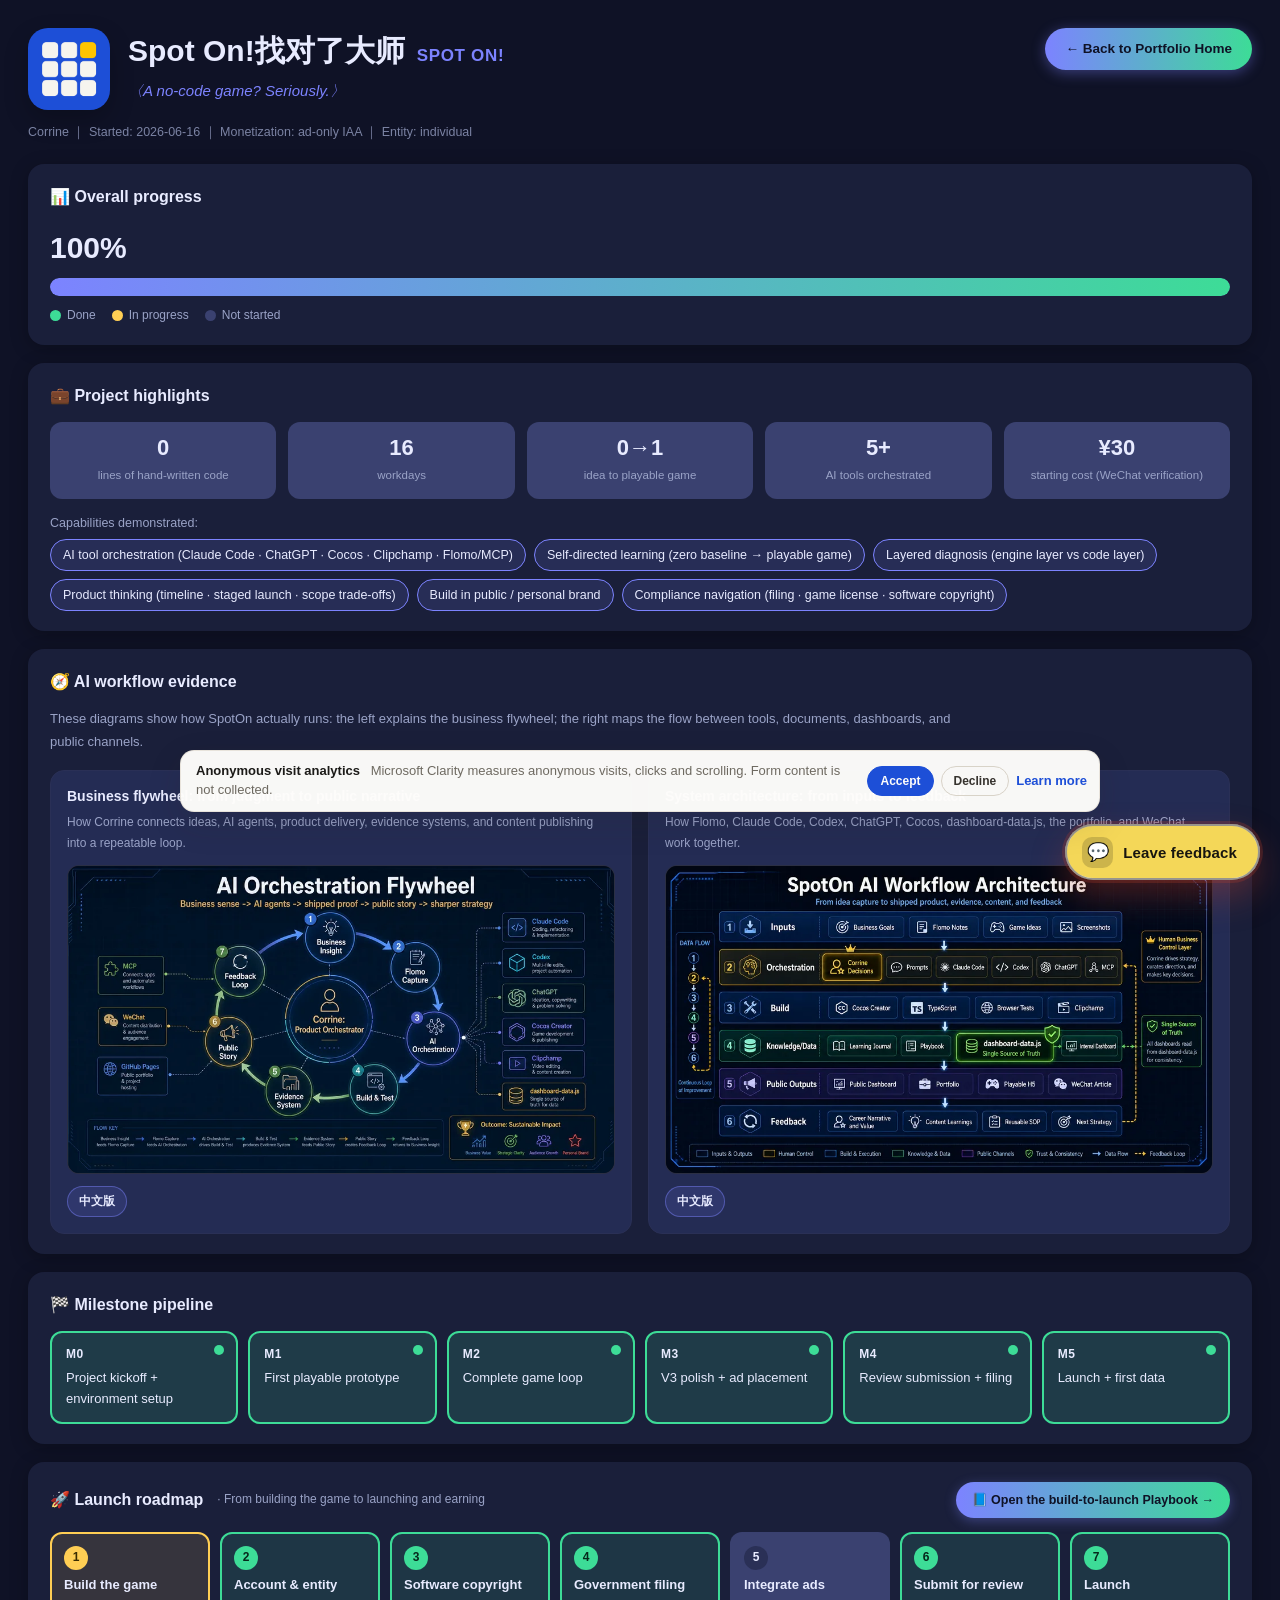
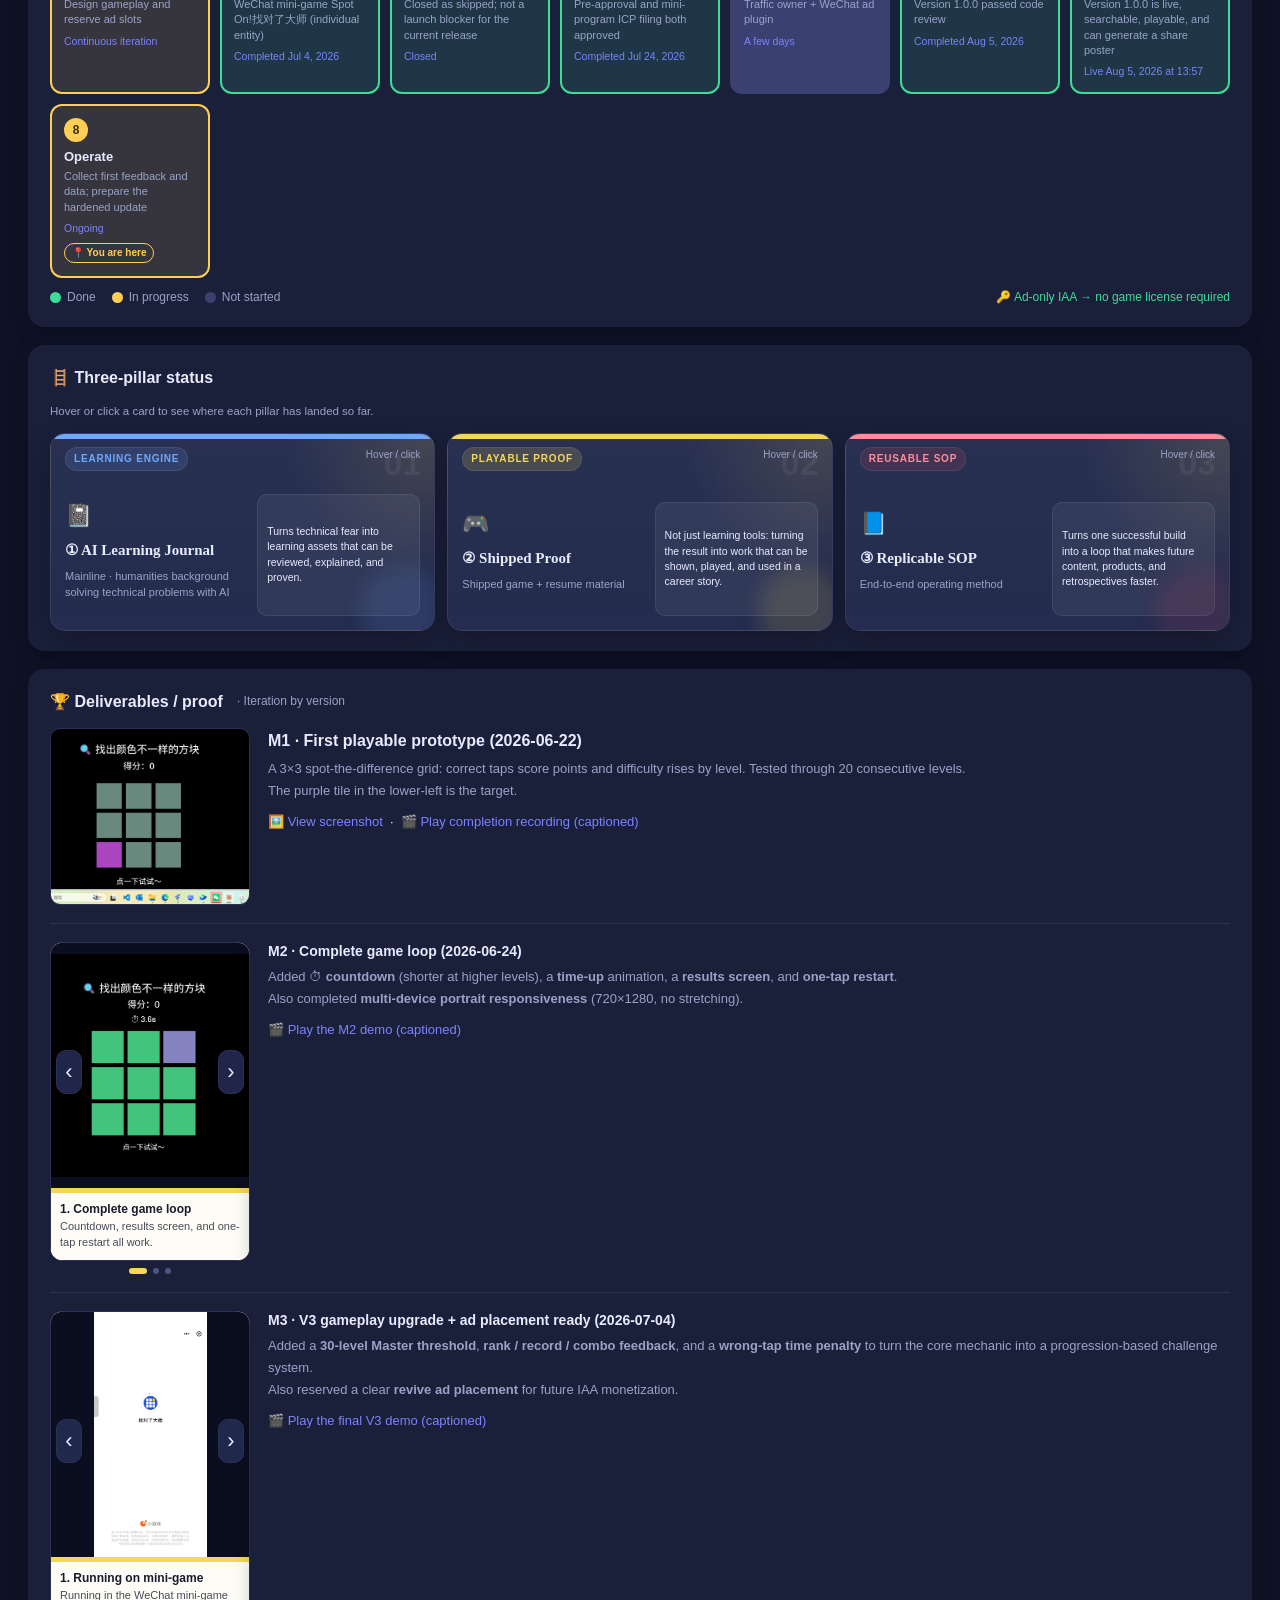
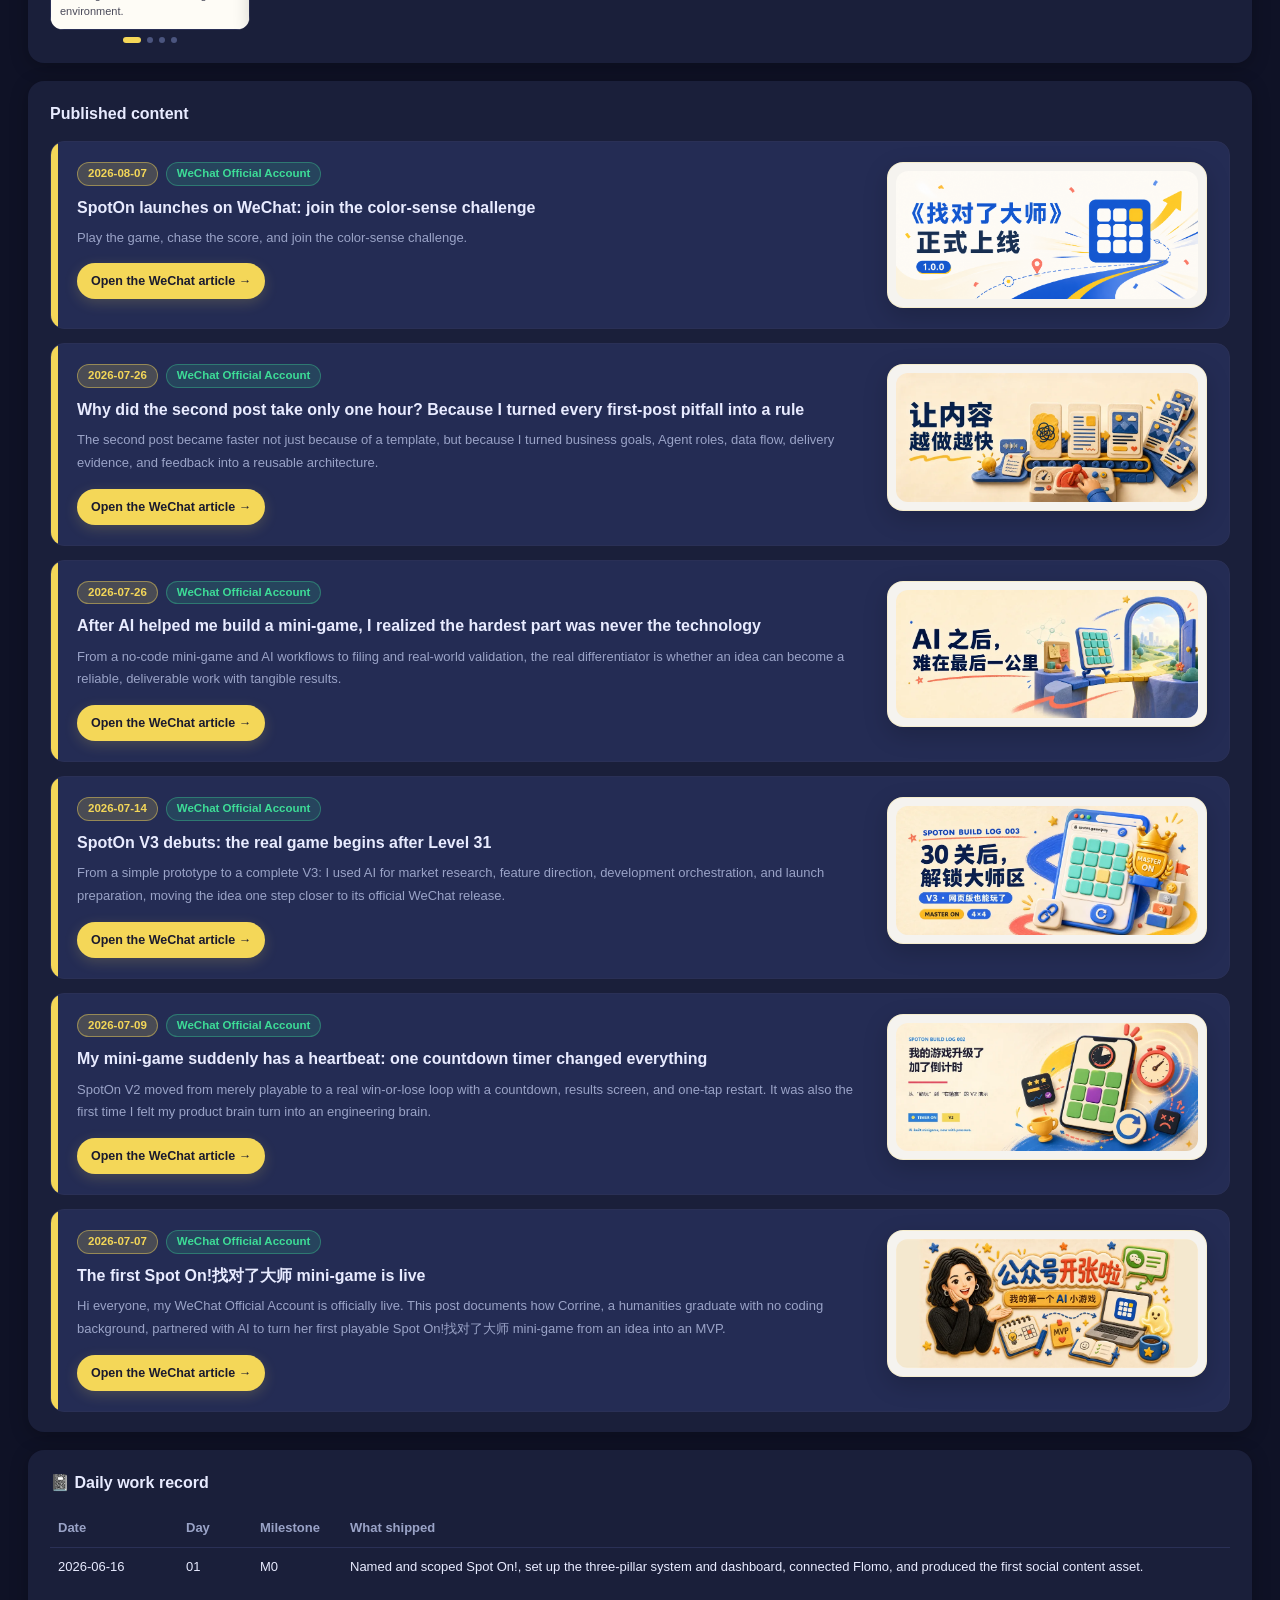
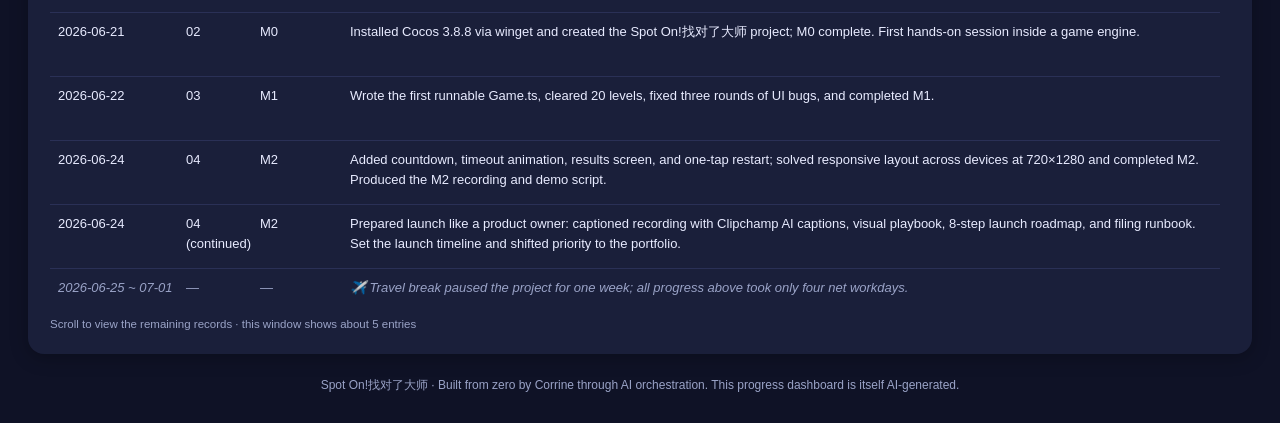
<file: dashboard.en.html>
<!DOCTYPE html>
<html lang="en">
<head>
<meta charset="UTF-8">
<meta name="viewport" content="width=device-width, initial-scale=1.0">
<script type="text/javascript">
    (function(c,l,a,r,i,t,y){
        c[a]=c[a]||function(){(c[a].q=c[a].q||[]).push(arguments)};
        t=l.createElement(r);t.async=1;t.src="https://www.clarity.ms/tag/"+i;
        y=l.getElementsByTagName(r)[0];y.parentNode.insertBefore(t,y);
    })(window, document, "clarity", "script", "xsginfmfo5");
</script>
<link rel="icon" type="image/png" sizes="16x16" href="assets/favicon/co-red-star-favicon-16.png">
<link rel="icon" type="image/png" sizes="32x32" href="assets/favicon/co-red-star-favicon-32.png">
<link rel="apple-touch-icon" sizes="180x180" href="assets/favicon/co-red-star-favicon-180.png">
<link rel="shortcut icon" href="assets/favicon/favicon.ico">
<link rel="stylesheet" href="feedback-widget.css">
<script src="feedback-widget.js" defer></script>
<title>Spot On!找对了大师 | Public Dashboard</title>
<style>
  :root{
    --bg:#0f1226; --card:#1a1f3a; --ink:#e8ebff; --muted:#9aa3c7;
    --done:#3ddc97; --doing:#ffce54; --todo:#3a4170; --accent:#7c83ff;
    --esther-yellow:#F4D758; --esther-cream:#fefcf6; --esther-ink:#1A1A2E;
  }
  *{box-sizing:border-box;margin:0;padding:0}
  html{max-width:100%;overflow-x:hidden}
  body{font-family:"Segoe UI","Microsoft YaHei",sans-serif;background:var(--bg);color:var(--ink);padding:28px;line-height:1.6;max-width:100%;overflow-x:hidden}
  h1{font-size:26px;margin-bottom:4px}
  .motto{color:var(--accent);font-style:italic;font-size:15px;margin-bottom:0}
  .sub{color:var(--muted);margin:12px 0 22px;font-size:12.5px;opacity:.78}
  .grid{display:grid;gap:18px}
  .card{background:var(--card);border-radius:16px;padding:20px 22px;box-shadow:0 4px 18px rgba(0,0,0,.25);min-width:0}
  .card h2{font-size:16px;margin-bottom:14px;display:flex;align-items:center;gap:8px;flex-wrap:wrap}
  /* overall bar */
  .bar{height:18px;background:var(--todo);border-radius:99px;overflow:hidden}
  .bar > span{display:block;height:100%;background:linear-gradient(90deg,var(--accent),var(--done));border-radius:99px;transition:.4s}
  .bigpct{font-size:30px;font-weight:700;margin:6px 0}
  /* milestone pipeline */
  .pipe{display:flex;gap:10px;flex-wrap:wrap}
  .step{flex:1;min-width:130px;background:var(--todo);border-radius:12px;padding:12px 14px;position:relative;border:2px solid transparent}
  .step.done{background:rgba(61,220,151,.15);border-color:var(--done)}
  .step.doing{background:rgba(255,206,84,.15);border-color:var(--doing)}
  .step .tag{font-size:12px;font-weight:700;letter-spacing:.5px}
  .step .name{font-size:13px;margin-top:4px}
  .step .dot{position:absolute;top:12px;right:12px;width:10px;height:10px;border-radius:99px;background:var(--muted)}
  .step.done .dot{background:var(--done)}
  .step.doing .dot{background:var(--doing);animation:pulse 1.4s infinite}
  @keyframes pulse{0%,100%{opacity:1}50%{opacity:.3}}
  /* launch roadmap (8 steps) */
  .road{display:grid;grid-template-columns:repeat(auto-fit,minmax(148px,1fr));gap:10px}
  .rstep{background:var(--todo);border-radius:12px;padding:12px;position:relative;border:2px solid transparent}
  .rstep.done{background:rgba(61,220,151,.12);border-color:var(--done)}
  .rstep.doing{background:rgba(255,206,84,.12);border-color:var(--doing)}
  .rstep .rnum{width:24px;height:24px;border-radius:99px;background:#2a3056;color:var(--ink);display:flex;align-items:center;justify-content:center;font-size:12px;font-weight:700;margin-bottom:7px}
  .rstep.done .rnum{background:var(--done);color:#06281b}
  .rstep.doing .rnum{background:var(--doing);color:#3a2c00}
  .rstep .rt{font-size:13px;font-weight:700;line-height:1.3}
  .rstep .rc{font-size:11px;color:var(--muted);margin-top:3px;line-height:1.4}
  .rstep .rtime{font-size:10.5px;color:var(--accent);margin-top:5px}
  .rstep .rhere{display:inline-block;margin-top:6px;font-size:10px;font-weight:700;color:var(--doing);border:1px solid var(--doing);border-radius:99px;padding:1px 7px}
  /* pillars */
  .pillars-note{margin:-2px 0 12px;font-size:11.5px;color:var(--muted)}
  .pillars{
    display:grid;
    grid-template-columns:repeat(auto-fit,minmax(198px,1fr));
    gap:12px;
  }
  .pillar-card{
    position:relative;
    min-height:198px;
    border:0;
    background:transparent;
    padding:0;
    text-align:left;
    cursor:pointer;
    perspective:1400px;
    font:inherit;
    color:inherit;
  }
  .pillar-card:focus-visible{
    outline:2px solid var(--esther-yellow);
    outline-offset:4px;
    border-radius:20px;
  }
  .pillar-shell{
    position:absolute;
    inset:0;
    transform-style:preserve-3d;
    transition:transform .62s cubic-bezier(.2,.75,.2,1);
  }
  .pillar-card.is-flipped .pillar-shell{
    transform:rotateY(180deg);
  }
  .pillar-face{
    position:absolute;
    inset:0;
    display:flex;
    flex-direction:column;
    gap:8px;
    padding:13px 14px 14px;
    border-radius:15px;
    overflow:hidden;
    backface-visibility:hidden;
    box-shadow:0 10px 26px rgba(0,0,0,.22);
    border:1px solid rgba(255,255,255,.08);
  }
  .pillar-front{
    display:grid;
    grid-template-columns:minmax(0,1.05fr) minmax(0,.95fr);
    grid-template-areas:
      "top top"
      "body mini";
    align-items:stretch;
    column-gap:12px;
    background:
      radial-gradient(circle at top right,rgba(244,215,88,.14),transparent 34%),
      linear-gradient(180deg,rgba(255,255,255,.04),rgba(255,255,255,.02)),
      #20284b;
  }
  .pillar-front::before,
  .pillar-back::before{
    content:"";
    position:absolute;
    inset:0 auto auto 0;
    width:100%;
    height:5px;
    background:var(--pillar-accent, var(--esther-yellow));
  }
  .pillar-front::after{
    content:"";
    position:absolute;
    right:-14px;
    bottom:-24px;
    width:88px;
    height:88px;
    border-radius:50%;
    background:var(--pillar-glow, rgba(244,215,88,.15));
    filter:blur(10px);
    opacity:.8;
  }
  .pillar-back{
    transform:rotateY(180deg);
    justify-content:space-between;
    background:
      radial-gradient(circle at bottom left,rgba(43,127,216,.16),transparent 40%),
      linear-gradient(180deg,#18203d,#151a32);
  }
  .pillar-top{
    grid-area:top;
    position:relative;
    z-index:1;
    display:flex;
    justify-content:space-between;
    align-items:flex-start;
    gap:10px;
  }
  .pillar-front-content{
    grid-area:body;
    position:relative;
    z-index:1;
    display:flex;
    flex-direction:column;
    gap:8px;
    min-width:0;
  }
  .pillar-chip{
    display:inline-flex;
    align-items:center;
    width:max-content;
    max-width:100%;
    padding:3px 8px;
    border-radius:999px;
    font-size:10px;
    font-weight:700;
    letter-spacing:.08em;
    text-transform:uppercase;
    background:var(--pillar-soft, rgba(244,215,88,.14));
    color:var(--pillar-accent, var(--esther-yellow));
    border:1px solid rgba(255,255,255,.08);
  }
  .pillar-hint{
    font-size:10px;
    color:var(--muted);
    white-space:nowrap;
  }
  .pillar-deco{
    position:absolute;
    top:12px;
    right:13px;
    font-size:34px;
    line-height:1;
    font-weight:800;
    color:rgba(255,255,255,.06);
    pointer-events:none;
  }
  .pillar-face .icon{
    font-size:22px;
    margin-top:4px;
  }
  .pillar-face .title{
    font-size:15px;
    line-height:1.28;
    font-weight:800;
    font-family:"Noto Serif SC","Source Han Serif SC","Songti SC",serif;
  }
  .pillar-face .desc{
    font-size:11px;
    color:var(--muted);
    line-height:1.5;
  }
  .pillar-mini{
    grid-area:mini;
    align-self:stretch;
    display:flex;
    align-items:center;
    flex:0 0 auto;
    font-size:10.5px;
    line-height:1.45;
    color:var(--ink);
    background:rgba(255,255,255,.06);
    border:1px solid rgba(255,255,255,.08);
    border-radius:10px;
    padding:8px 9px;
  }
  .pillar-back-copy{
    flex:1;
    display:flex;
    align-items:center;
    font-size:12px;
    line-height:1.6;
    color:var(--ink);
  }
  .pillar-cta{
    display:inline-flex;
    align-items:center;
    gap:8px;
    font-size:10px;
    color:var(--muted);
  }
  .pillar-cta::before{
    content:"↺";
    display:inline-flex;
    align-items:center;
    justify-content:center;
    width:18px;
    height:18px;
    border-radius:50%;
    border:1px solid rgba(255,255,255,.14);
    color:var(--pillar-accent, var(--esther-yellow));
  }
  .pillar-card.tone-blue{
    --pillar-accent:#6fa8ff;
    --pillar-soft:rgba(111,168,255,.14);
    --pillar-glow:rgba(111,168,255,.16);
  }
  .pillar-card.tone-yellow{
    --pillar-accent:var(--esther-yellow);
    --pillar-soft:rgba(244,215,88,.16);
    --pillar-glow:rgba(244,215,88,.18);
  }
  .pillar-card.tone-red{
    --pillar-accent:#ff8d9c;
    --pillar-soft:rgba(232,74,95,.14);
    --pillar-glow:rgba(232,74,95,.15);
  }
  /* table */
  table{width:100%;border-collapse:collapse;font-size:13px}
  th,td{text-align:left;padding:9px 8px;border-bottom:1px solid #2a3056}
  th{color:var(--muted);font-weight:600}
  .journal-head-scroll,.journal-scroll{max-width:100%;overflow-x:hidden}
  .journal-head-table,.journal-body-table{width:100%;table-layout:fixed;font-size:13px;line-height:1.55}
  .journal-head-table th,.journal-body-table td{font-size:13px;line-height:1.55}
  .journal-col-date{width:128px}
  .journal-col-day{width:74px}
  .journal-col-ms{width:90px}
  .journal-col-result{width:auto}
  .journal-scroll{max-height:360px;overflow:auto;padding-bottom:0;-webkit-overflow-scrolling:touch;scrollbar-width:thin;scrollbar-color:var(--accent) rgba(154,163,199,.18);scrollbar-gutter:stable}
  .journal-scroll::-webkit-scrollbar{width:10px;height:10px}
  .journal-scroll::-webkit-scrollbar-track{background:rgba(154,163,199,.14);border-radius:99px}
  .journal-scroll::-webkit-scrollbar-thumb{background:var(--accent);border:2px solid var(--card);border-radius:99px}
  .journal-scroll::-webkit-scrollbar-thumb:hover{background:var(--done)}
  .journal-scroll::-webkit-scrollbar:horizontal{height:0}
  .journal-body-table tbody tr{height:64px}
  .journal-body-table td{vertical-align:top}
  .journal-scroll-hint{margin-top:8px;color:var(--muted);font-size:11.5px;line-height:1.5}
  .journal-scroll-top{display:none}
  .journal-scroll-track{position:absolute;inset:0;border-radius:999px;background:rgba(154,163,199,.22)}
  .journal-scroll-thumb{position:absolute;left:0;top:0;height:100%;min-width:42px;border-radius:999px;background:linear-gradient(90deg,var(--accent),var(--done));box-shadow:0 0 0 2px rgba(124,131,255,.16);touch-action:none}
  a{color:var(--accent);text-decoration:none}
  a:hover{text-decoration:underline}
  .foot{color:var(--muted);font-size:12px;margin-top:22px;text-align:center}
  .legend{display:flex;gap:16px;font-size:12px;color:var(--muted);margin-top:10px;flex-wrap:wrap}
  .legend span{display:inline-flex;align-items:center;gap:6px}
  .chip{width:11px;height:11px;border-radius:99px;display:inline-block}
  /* social content status badges */
  .badge{display:inline-block;padding:2px 10px;border-radius:99px;font-size:12px;font-weight:600;white-space:nowrap}
  .badge.draft{background:rgba(255,206,84,.2);color:var(--doing)}
  .badge.revise{background:rgba(124,131,255,.22);color:var(--accent)}
  .badge.posted{background:rgba(61,220,151,.2);color:var(--done)}
  .badge.abandoned{background:rgba(154,163,199,.18);color:var(--muted);text-decoration:line-through}
  .statusbar{display:flex;gap:10px;flex-wrap:wrap;margin-bottom:14px}
  .statusbar .pill{background:var(--todo);border-radius:10px;padding:7px 13px;font-size:12px;color:var(--muted)}
  .statusbar .pill b{font-size:17px;color:var(--ink);margin-right:4px}
  /* clickable status buttons */
  .stbtns{display:flex;gap:5px;flex-wrap:wrap}
  .stbtn{cursor:pointer;border:1px solid #2a3056;background:transparent;color:var(--muted);padding:4px 11px;border-radius:99px;font-size:12px;font-weight:600;font-family:inherit;transition:.15s}
  .stbtn:hover{border-color:var(--accent);color:var(--ink)}
  .stbtn.draft.on{background:rgba(255,206,84,.25);color:var(--doing);border-color:var(--doing)}
  .stbtn.revise.on{background:rgba(124,131,255,.25);color:var(--accent);border-color:var(--accent)}
  .stbtn.posted.on{background:rgba(61,220,151,.25);color:var(--done);border-color:var(--done)}
  .stbtn.abandoned.on{background:rgba(154,163,199,.22);color:var(--muted);border-color:var(--muted)}
  /* clickable filter pills */
  .statusbar .pill.filter{cursor:pointer;border:1px solid transparent;transition:.15s;user-select:none}
  .statusbar .pill.filter:hover{border-color:var(--accent)}
  .statusbar .pill.filter.active{background:#242c54;border-color:var(--accent)}
  .statusbar .pill.filter.draft.active{border-color:var(--doing)}
  .statusbar .pill.filter.revise.active{border-color:var(--accent)}
  .statusbar .pill.filter.posted.active{border-color:var(--done)}
  .statusbar .pill.filter.abandoned.active{border-color:var(--muted)}
  /* Career narrative highlights */
  .statgrid{display:flex;gap:12px;flex-wrap:wrap}
  .statpill{flex:1;min-width:110px;background:var(--todo);border-radius:12px;padding:12px 14px;text-align:center}
  .statpill.cool-panel{position:relative;overflow:hidden;cursor:default;transition:transform .2s ease,box-shadow .2s ease,border-color .2s ease;border:1px solid transparent}
  .statpill.cool-panel:hover{transform:translateY(-3px);border-color:var(--esther-yellow);box-shadow:0 10px 28px rgba(43,127,216,.18)}
  .statpill b{display:block;font-size:22px;font-weight:800;color:var(--ink);line-height:1.15}
  .statpill span{font-size:11.5px;color:var(--muted)}
  .hrsub{font-size:12.5px;color:var(--muted);margin:14px 0 6px}
  .skilltags{display:flex;gap:8px;flex-wrap:wrap}
  .skilltag{background:rgba(124,131,255,.14);border:1px solid var(--accent);color:var(--ink);border-radius:99px;padding:5px 12px;font-size:12.5px}
  /* AI workflow evidence */
  .workflow-intro{font-size:13px;color:var(--muted);line-height:1.8;margin:-2px 0 16px;max-width:920px}
  .workflow-grid{display:grid;grid-template-columns:repeat(2,minmax(0,1fr));gap:16px}
  .workflow-panel{position:relative;overflow:hidden;background:#242c54;border:1px solid #2a3056;border-radius:14px;padding:16px;transition:transform .18s ease,border-color .18s ease,box-shadow .18s ease}
  .workflow-panel:hover{transform:translateY(-2px);border-color:var(--esther-yellow);box-shadow:0 12px 28px rgba(0,0,0,.2)}
  .workflow-panel h3{font-size:14px;line-height:1.4;margin-bottom:6px}
  .workflow-panel p{font-size:12px;color:var(--muted);line-height:1.7;margin-bottom:12px}
  .workflow-frame{display:block;border-radius:12px;overflow:hidden;background:#0b0e1e;border:1px solid rgba(154,163,199,.22)}
  .workflow-frame img{display:block;width:100%;height:auto;aspect-ratio:16/9;object-fit:cover}
  .workflow-links{display:flex;gap:8px;flex-wrap:wrap;margin-top:12px}
  .workflow-link{display:inline-flex;align-items:center;border-radius:99px;padding:5px 11px;background:rgba(124,131,255,.14);border:1px solid rgba(124,131,255,.45);color:var(--ink);font-size:11.5px;font-weight:700;text-decoration:none}
  .workflow-link:hover{text-decoration:none;border-color:var(--esther-yellow)}
  .published-posts{display:flex;flex-direction:column;gap:14px}
  .post-card{position:relative;overflow:hidden;display:grid;grid-template-columns:minmax(0,1fr) clamp(220px,28vw,320px);align-items:start;gap:18px;background:#242c54;border:1px solid #2a3056;border-radius:14px;padding:20px 22px 20px 18px;transition:transform .18s ease,box-shadow .18s ease,border-color .18s ease}
  .post-card::before{content:"";position:absolute;inset:0 auto 0 0;width:7px;background:var(--esther-yellow)}
  .post-card:hover{transform:translateY(-3px);border-color:var(--esther-yellow);box-shadow:0 12px 30px rgba(0,0,0,.24)}
  .post-body{min-width:0;padding-left:8px}
  .post-cover{margin:0;align-self:start;justify-self:end;width:100%;max-width:320px;padding:8px;background:rgba(254,252,246,.96);border:1px solid rgba(244,215,88,.22);border-radius:16px;box-shadow:0 8px 24px rgba(0,0,0,.18)}
  .post-cover img{display:block;width:100%;aspect-ratio:2.35/1;object-fit:cover;border-radius:12px}
  .post-meta{display:flex;gap:8px;flex-wrap:wrap;margin:0 0 10px}
  .post-chip{display:inline-flex;align-items:center;border-radius:99px;padding:4px 10px;font-size:11.5px;font-weight:700;line-height:1.2}
  .post-date{background:rgba(244,215,88,.18);color:var(--esther-yellow);border:1px solid rgba(244,215,88,.45)}
  .post-platform{background:rgba(61,220,151,.14);color:var(--done);border:1px solid rgba(61,220,151,.35)}
  .post-title{font-size:16px;line-height:1.45;font-weight:800;color:var(--ink)}
  .post-desc{margin:8px 0 14px;font-size:13px;color:var(--muted);line-height:1.75}
  .post-link{display:inline-flex;align-items:center;gap:7px;background:var(--esther-yellow);color:var(--esther-ink);border-radius:99px;padding:8px 14px;font-size:12.5px;font-weight:800;text-decoration:none;box-shadow:0 4px 14px rgba(244,215,88,.18);transition:transform .15s ease,box-shadow .15s ease}
  .post-link:hover{text-decoration:none;transform:translateY(-1px);box-shadow:0 7px 20px rgba(244,215,88,.28)}
  .published-empty{border:1px dashed #3a4170;border-radius:14px;padding:16px;color:var(--muted);font-size:13px}
  .deliverable-copy{flex:1;min-width:200px}
  .deliverable-copy h3{font-size:14px;line-height:1.4;margin-bottom:4px}
  .newtag{color:var(--esther-ink);background:var(--esther-yellow);font-size:11px;font-weight:800;margin-left:6px;border-radius:99px;padding:2px 9px}
  .deliverable-carousel{position:relative;flex:0 0 200px;width:200px;max-width:200px;min-width:0;overflow:hidden;contain:layout paint}
  .carousel-viewport{overflow:hidden;border-radius:14px;min-width:0}
  .carousel-track{display:flex;transition:transform .32s ease}
  .carousel-card{flex:0 0 100%;min-width:0;background:var(--esther-cream);color:var(--esther-ink);border-radius:10px;overflow:hidden;box-shadow:0 6px 18px rgba(0,0,0,.18);border:1px solid #2a3056}
  .carousel-card a{display:block;background:#0b0e1e}
  .carousel-card img{width:100%;height:245px;object-fit:contain;display:block}
  .carousel-card figcaption{padding:8px 9px 10px;border-top:5px solid var(--esther-yellow)}
  .carousel-card b{display:block;font-family:"Microsoft YaHei","Segoe UI",sans-serif;font-size:12px;line-height:1.35}
  .carousel-card span{display:block;font-size:11px;color:#4A4A5A;line-height:1.4;margin-top:2px}
  .carousel-btn{position:absolute;top:108px;z-index:2;width:26px;height:44px;border:1px solid #2a3056;border-radius:10px;background:rgba(36,44,84,.88);color:var(--ink);font-size:22px;line-height:1;cursor:pointer;transition:transform .15s ease,border-color .15s ease,background .15s ease}
  .carousel-btn[data-carousel-prev]{left:6px}
  .carousel-btn[data-carousel-next]{right:6px}
  .carousel-btn:hover{transform:translateY(-2px);border-color:var(--esther-yellow);background:#2b3566}
  .carousel-dots{display:flex;gap:6px;justify-content:center;margin-top:7px}
  .carousel-dots button{width:6px;height:6px;border-radius:99px;border:0;background:#4b557f;cursor:pointer;transition:width .2s ease,background .2s ease}
  .carousel-dots button.active{width:18px;background:var(--esther-yellow)}
  @media(max-width:720px){
    body{padding:18px}
    .pillars{grid-template-columns:1fr}
    .pillar-card{min-height:186px}
    .pillar-front{
      grid-template-columns:1fr;
      grid-template-areas:
        "top"
        "body"
        "mini";
      column-gap:0;
      row-gap:8px;
    }
    .deliverable-carousel{flex-basis:200px;width:200px;max-width:200px}
    .carousel-card img{height:245px}
    table{display:table;max-width:none;overflow-x:visible}
    .journal-head-scroll{overflow:hidden}
    .journal-head-table,.journal-body-table{min-width:760px;font-size:12.5px;line-height:1.55}
    .journal-head-table th,.journal-body-table td{font-size:12.5px!important;line-height:1.55}
    .journal-body-table td{vertical-align:middle}
    .journal-scroll-top{display:block;position:relative;max-width:100%;height:12px;margin:0 0 9px;border-radius:999px;overflow:hidden;touch-action:none;cursor:pointer}
    .journal-scroll{max-height:380px;overflow-x:auto;overflow-y:auto}
    .journal-col-date{width:126px}
    .journal-col-day{width:72px}
    .journal-col-ms{width:92px}
    .journal-col-result{width:470px}
    .workflow-grid{grid-template-columns:1fr}
    .workflow-panel{padding:13px}
    .post-card{grid-template-columns:1fr;gap:14px;padding:18px}
    .post-body{padding-left:0}
    .post-cover{justify-self:start;max-width:100%}
  }
  @media(max-width:480px){
    .pillar-card{min-height:178px}
    .pillar-face{padding:12px}
    .pillar-top{gap:8px}
    .pillar-chip,.pillar-hint{font-size:9.5px}
    .pillar-deco{font-size:30px}
    .pillar-front-content{gap:7px}
    .pillar-face .title{font-size:14px}
    .pillar-face .desc{font-size:10.5px}
    .pillar-mini{font-size:10px;padding:7px 8px}
    .pillar-back-copy{font-size:11.5px}
    .pillar-cta{font-size:9.5px}
  }
  @media(hover:hover) and (pointer:fine){
    .pillar-card:hover .pillar-shell{
      transform:rotateY(180deg);
    }
  }
  @media(prefers-reduced-motion:reduce){
    .carousel-track,.carousel-btn,.carousel-dots button,.statpill.cool-panel,.pillar-shell{transition:none}
  }
  #_coolMode_effect{overflow:hidden;position:fixed;inset:0;pointer-events:none;z-index:2147483647}
  /* page header with back-to-portfolio CTA */
  .pagehead{display:flex;justify-content:space-between;align-items:flex-start;gap:16px;flex-wrap:wrap}
  .pagelead{display:flex;flex-direction:column;min-width:min(100%,640px)}
  .brandhead{display:flex;align-items:center;gap:18px}
  .brandlogo{width:82px;height:82px;border-radius:20px;flex:0 0 auto;box-shadow:0 10px 24px rgba(0,0,0,.22)}
  .brandcopy{display:flex;flex-direction:column;gap:10px}
  .brandtitle{display:flex;align-items:baseline;gap:12px;flex-wrap:wrap;margin-bottom:0}
  .brandtitle .cn{font-size:30px;font-weight:800;line-height:1.08;color:var(--ink)}
  .brandtitle .en{font-size:17px;font-weight:700;letter-spacing:.04em;color:var(--accent);text-transform:uppercase}
  .backbtn{display:inline-flex;align-items:center;gap:7px;background:linear-gradient(90deg,var(--accent),var(--done));color:#0f1226;font-weight:700;font-size:13.5px;padding:10px 20px;border-radius:99px;text-decoration:none;box-shadow:0 3px 14px rgba(124,131,255,.4);white-space:nowrap;flex:0 0 auto;transition:.15s}
  .backbtn:hover{text-decoration:none;transform:translateY(-1px);box-shadow:0 5px 18px rgba(124,131,255,.55)}
  @media(max-width:720px){
    .brandlogo{width:68px;height:68px;border-radius:17px}
    .brandtitle .cn{font-size:26px}
    .brandtitle .en{font-size:15px}
  }
</style>
</head>
<body>
  <div class="pagehead">
    <div class="pagelead">
      <div class="brandhead">
        <img class="brandlogo" src="assets/brand/spoton-icon-B-cobalt.png" alt="Spot On official logo">
        <div class="brandcopy">
          <h1 class="brandtitle">
            <span class="cn">Spot On!找对了大师</span>
            <span class="en">Spot On!</span>
          </h1>
          <div class="motto">〈A no-code game? Seriously.〉</div>
        </div>
      </div>
      <div class="sub">Corrine ｜ Started: 2026-06-16 ｜ Monetization: ad-only IAA ｜ Entity: individual</div>
    </div>
    <a class="backbtn" href="index.html">← Back to Portfolio Home</a>
  </div>

  <div class="grid">
    <!-- Overall progress -->
    <div class="card">
      <h2>📊 Overall progress</h2>
      <div class="bigpct" id="pct">0%</div>
      <div class="bar"><span id="barfill" style="width:0%"></span></div>
      <div class="legend">
        <span><i class="chip" style="background:var(--done)"></i>Done</span>
        <span><i class="chip" style="background:var(--doing)"></i>In progress</span>
        <span><i class="chip" style="background:var(--todo)"></i>Not started</span>
      </div>
    </div>

    <!-- Career Narrative highlights -->
    <div class="card">
      <h2>💼 Project highlights</h2>
      <div class="statgrid">
        <div class="statpill cool-panel" data-cool-panel><b>0</b><span>lines of hand-written code</span></div>
        <div class="statpill cool-panel" data-cool-panel><b id="workdays">—</b><span>workdays</span></div>
        <div class="statpill cool-panel" data-cool-panel><b>0→1</b><span>idea to playable game</span></div>
        <div class="statpill cool-panel" data-cool-panel><b>5+</b><span>AI tools orchestrated</span></div>
        <div class="statpill cool-panel" data-cool-panel><b>¥30</b><span>starting cost (WeChat verification)</span></div>
      </div>
      <div class="hrsub">Capabilities demonstrated:</div>
      <div class="skilltags">
        <span class="skilltag">AI tool orchestration (Claude Code · ChatGPT · Cocos · Clipchamp · Flomo/MCP)</span>
        <span class="skilltag">Self-directed learning (zero baseline → playable game)</span>
        <span class="skilltag">Layered diagnosis (engine layer vs code layer)</span>
        <span class="skilltag">Product thinking (timeline · staged launch · scope trade-offs)</span>
        <span class="skilltag">Build in public / personal brand</span>
        <span class="skilltag">Compliance navigation (filing · game license · software copyright)</span>
      </div>
    </div>

    <!-- AI workflow evidence -->
    <div class="card">
      <h2>🧭 AI workflow evidence</h2>
      <p class="workflow-intro">These diagrams show how SpotOn actually runs: the left explains the business flywheel; the right maps the flow between tools, documents, dashboards, and public channels.</p>
      <div class="workflow-grid">
        <article class="workflow-panel">
          <h3>Business flywheel: from judgment to public narrative</h3>
          <p>How Corrine connects ideas, AI agents, product delivery, evidence systems, and content publishing into a repeatable loop.</p>
          <a class="workflow-frame" href="assets/ai-workflow/spoton-ai-flywheel.en.png" target="_blank" rel="noopener">
            <img src="assets/ai-workflow/spoton-ai-flywheel.en.thumb.webp" alt="SpotOn AI business flywheel diagram" loading="lazy" decoding="async" width="960" height="540">
          </a>
          <div class="workflow-links">
            <a class="workflow-link" href="assets/ai-workflow/spoton-ai-flywheel.zh.png" target="_blank" rel="noopener">中文版</a>
          </div>
        </article>
        <article class="workflow-panel">
          <h3>System architecture: from inputs to feedback</h3>
          <p>How Flomo, Claude Code, Codex, ChatGPT, Cocos, dashboard-data.js, the portfolio, and WeChat work together.</p>
          <a class="workflow-frame" href="assets/ai-workflow/spoton-ai-architecture.en.png" target="_blank" rel="noopener">
            <img src="assets/ai-workflow/spoton-ai-architecture.en.thumb.webp" alt="SpotOn AI workflow architecture diagram" loading="lazy" decoding="async" width="960" height="540">
          </a>
          <div class="workflow-links">
            <a class="workflow-link" href="assets/ai-workflow/spoton-ai-architecture.zh.png" target="_blank" rel="noopener">中文版</a>
          </div>
        </article>
      </div>
    </div>

    <!-- Milestone pipeline -->
    <div class="card">
      <h2>🏁 Milestone pipeline</h2>
      <div class="pipe" id="pipe"></div>
    </div>

    <!-- Launch roadmap -->
    <div class="card">
      <h2 style="flex-wrap:wrap">🚀 Launch roadmap <span style="font-weight:400;font-size:12px;color:var(--muted);margin-left:6px">· From building the game to launching and earning</span><a href="playbook.html" target="_blank" rel="noopener" style="margin-left:auto;background:linear-gradient(90deg,var(--accent),var(--done));color:#0f1226;font-weight:700;font-size:12.5px;padding:8px 16px;border-radius:99px;text-decoration:none;box-shadow:0 3px 12px rgba(124,131,255,.35);white-space:nowrap">📘 Open the build-to-launch Playbook →</a></h2>
      <div class="road" id="road"></div>
      <div class="legend">
        <span><i class="chip" style="background:var(--done)"></i>Done</span>
        <span><i class="chip" style="background:var(--doing)"></i>In progress</span>
        <span><i class="chip" style="background:var(--todo)"></i>Not started</span>
        <span style="margin-left:auto;color:var(--done)">🔑 Ad-only IAA → no game license required</span>
      </div>
    </div>

    <!-- Three pillars -->
    <div class="card">
      <h2>🪜 Three-pillar status</h2>
      <div class="pillars-note">Hover or click a card to see where each pillar has landed so far.</div>
      <div class="pillars" id="pillars"></div>
    </div>

    <!-- Deliverables / proof -->
    <div class="card">
      <h2>🏆 Deliverables / proof <span style="font-weight:400;font-size:12px;color:var(--muted);margin-left:6px">· Iteration by version</span></h2>
      <div style="display:flex;flex-direction:column;gap:18px">

        <!-- M1 -->
        <div style="display:flex;gap:18px;flex-wrap:wrap;align-items:flex-start">
          <a href="assets/v1-screenshot.png" target="_blank" style="flex:0 0 auto">
            <img src="assets/v1-screenshot.png"
                 alt="M1 prototype running screenshot" style="max-width:200px;border-radius:10px;border:1px solid #2a3056;display:block">
          </a>
          <div style="flex:1;min-width:200px">
            <div style="font-weight:700;margin-bottom:4px">M1 · First playable prototype (2026-06-22)</div>
            <div style="font-size:13px;color:var(--muted);line-height:1.7">
              A 3×3 spot-the-difference grid: correct taps score points and difficulty rises by level. Tested through 20 consecutive levels.<br>
              The purple tile in the lower-left is the target.
            </div>
            <div style="margin-top:10px;font-size:13px">
              🖼️ <a href="assets/v1-screenshot.png" target="_blank">View screenshot</a>
              &nbsp;·&nbsp;
              🎬 <a href="assets/v1-demo.mp4" target="_blank">Play completion recording (captioned)</a>
            </div>
          </div>
        </div>

        <!-- M2 -->
        <div style="display:flex;gap:18px;flex-wrap:wrap;align-items:flex-start;border-top:1px solid #2a3056;padding-top:18px">
          <div class="deliverable-carousel" data-carousel aria-label="M2 screenshots">
            <button class="carousel-btn" type="button" data-carousel-prev aria-label="Previous screenshot">‹</button>
            <div class="carousel-viewport">
              <div class="carousel-track">
                <figure class="carousel-card">
                  <a href="assets/v2-screenshot.png" target="_blank">
                    <img src="assets/v2-screenshot.png" alt="M2 complete game loop screenshot">
                  </a>
                  <figcaption><b>1. Complete game loop</b><span>Countdown, results screen, and one-tap restart all work.</span></figcaption>
                </figure>
                <figure class="carousel-card">
                  <a href="assets/v2-screenshot-2.png" target="_blank">
                    <img src="assets/v2-screenshot-2.png" alt="M2 second game screenshot">
                  </a>
                  <figcaption><b>2. Game-state feedback</b><span>Spot-the-difference under time pressure.</span></figcaption>
                </figure>
                <figure class="carousel-card">
                  <a href="assets/v2-responsive.png" target="_blank">
                    <img src="assets/v2-responsive.png" alt="M2 portrait responsive test screenshot">
                  </a>
                  <figcaption><b>3. Portrait responsive test</b><span>Validated the 720×1280 portrait layout.</span></figcaption>
                </figure>
              </div>
            </div>
            <button class="carousel-btn" type="button" data-carousel-next aria-label="Next screenshot">›</button>
            <div class="carousel-dots" aria-label="Screenshot pagination"></div>
          </div>
          <div class="deliverable-copy">
            <h3>M2 · Complete game loop (2026-06-24)</h3>
            <div style="font-size:13px;color:var(--muted);line-height:1.7">
              Added ⏱ <b>countdown</b> (shorter at higher levels), a <b>time-up</b> animation, a <b>results screen</b>, and <b>one-tap restart</b>.<br>
              Also completed <b>multi-device portrait responsiveness</b> (720×1280, no stretching).
            </div>
            <div style="margin-top:10px;font-size:13px">
              🎬 <a href="assets/v2-demo.mp4" target="_blank">Play the M2 demo (captioned)</a>
            </div>
          </div>
        </div>

        <!-- M3 / V3 -->
        <div style="display:flex;gap:18px;flex-wrap:wrap;align-items:flex-start;border-top:1px solid #2a3056;padding-top:18px">
          <div class="deliverable-carousel" data-carousel aria-label="M3 screenshots">
            <button class="carousel-btn" type="button" data-carousel-prev aria-label="Previous screenshot">‹</button>
            <div class="carousel-viewport">
              <div class="carousel-track">
                <figure class="carousel-card">
                  <a href="assets/v3-running-mini-game.png" target="_blank">
                    <img src="assets/v3-running-mini-game.png" alt="M3 mini-game runtime screenshot">
                  </a>
                  <figcaption><b>1. Running on mini-game</b><span>Running in the WeChat mini-game environment.</span></figcaption>
                </figure>
                <figure class="carousel-card">
                  <a href="assets/v3-tested-mini-game.png" target="_blank">
                    <img src="assets/v3-tested-mini-game.png" alt="M3 mini-game test screenshot">
                  </a>
                  <figcaption><b>2. Tested on mini-game</b><span>Passed hands-on testing on the mini-game build.</span></figcaption>
                </figure>
                <figure class="carousel-card">
                  <a href="assets/v3-master-title.png" target="_blank">
                    <img src="assets/v3-master-title.png" alt="M3 Master title screenshot">
                  </a>
                  <figcaption><b>3. Master title</b><span>30-level Master threshold.</span></figcaption>
                </figure>
                <figure class="carousel-card">
                  <a href="assets/v3-titles.png" target="_blank">
                    <img src="assets/v3-titles.png" alt="M3 ranks and result titles screenshot">
                  </a>
                  <figcaption><b>4. Titles</b><span>Ranks, records, and revive ad placement.</span></figcaption>
                </figure>
              </div>
            </div>
            <button class="carousel-btn" type="button" data-carousel-next aria-label="Next screenshot">›</button>
            <div class="carousel-dots" aria-label="Screenshot pagination"></div>
          </div>
          <div class="deliverable-copy">
            <h3>M3 · V3 gameplay upgrade + ad placement ready (2026-07-04)</h3>
            <div style="font-size:13px;color:var(--muted);line-height:1.7">
              Added a <b>30-level Master threshold</b>, <b>rank / record / combo feedback</b>, and a <b>wrong-tap time penalty</b> to turn the core mechanic into a progression-based challenge system.<br>
              Also reserved a clear <b>revive ad placement</b> for future IAA monetization.
            </div>
            <div style="margin-top:10px;font-size:13px">
              🎬 <a href="assets/v3-demo.mp4" target="_blank">Play the final V3 demo (captioned)</a>
            </div>
          </div>
        </div>

      </div>
    </div>

    <!-- Published content -->
    <div class="card">
      <h2>Published content</h2>
      <div class="published-posts" id="publishedPosts"></div>
    </div>

    <!-- Daily record -->
    <div class="card">
      <h2>📓 Daily work record</h2>
      <div class="journal-head-scroll">
        <table class="journal-head-table">
          <colgroup>
            <col class="journal-col-date"><col class="journal-col-day"><col class="journal-col-ms"><col class="journal-col-result">
          </colgroup>
          <thead><tr><th>Date</th><th>Day</th><th>Milestone</th><th>What shipped</th></tr></thead>
        </table>
      </div>
      <div class="journal-scroll-top" aria-label="Scroll horizontally to view the complete daily work record"><div class="journal-scroll-track"><span class="journal-scroll-thumb"></span></div></div>
      <div class="journal-scroll" role="region" aria-label="Scrollable daily work record">
        <table class="journal-body-table">
          <colgroup>
            <col class="journal-col-date"><col class="journal-col-day"><col class="journal-col-ms"><col class="journal-col-result">
          </colgroup>
          <tbody id="journal"></tbody>
        </table>
      </div>
      <p class="journal-scroll-hint">Scroll to view the remaining records · this window shows about 5 entries</p>
    </div>

  </div>

  <div class="foot">Spot On!找对了大师 · Built from zero by Corrine through AI orchestration. This progress dashboard is itself AI-generated.</div>

<script src="dashboard-data.js"></script>
<script>
/* Shared data stays in dashboard-data.js; this page only localizes its presentation. */

const milestonesEn = milestones.map(m=>({...m, name:m.nameEn || m.name}));
const roadmapEn = roadmap.map(r=>({...r, t:r.tEn || r.t, c:r.cEn || r.c, time:r.timeEn || r.time}));
const pillarsEn = pillars.map(p=>({...p, title:p.titleEn || p.title, desc:p.descEn || p.desc, stat:p.statEn || p.stat}));
const publishedPostsEn = publishedPosts.map(post=>({...post, title:post.titleEn || post.title, platform:post.platformEn || post.platform, description:post.descriptionEn || post.description}));
const journalEn = journal.map(entry=>({...entry,
  day:String(entry.day || "").replace("（续）", " (continued)"),
  ms:String(entry.ms || "").replace("完成", " complete").replace("等待期", " waiting period"),
  result:entry.resultEn || entry.result
}));

// 渲染总进度（done=1分, doing=0.5分）
const score = milestonesEn.reduce((s,m)=>s+(m.status==="done"?1:m.status==="doing"?0.5:0),0);
const pct = Math.round(score/milestonesEn.length*100);
document.getElementById("pct").textContent = pct+"%";
document.getElementById("barfill").style.width = pct+"%";

// 工作日数：从共享 journal 数据自动统计（Day 号去重、排除暂停行）——不再手写，加日志自动 +1
document.getElementById("workdays").textContent = new Set(journal.map(j=>(j.day||"").replace(/\D/g,"")).filter(d=>d)).size;

function escapeHtml(value){
  return String(value ?? "").replace(/[&<>"']/g, ch=>({
    "&":"&amp;",
    "<":"&lt;",
    ">":"&gt;",
    "\"":"&quot;",
    "'":"&#39;"
  }[ch]));
}

function safeWechatUrl(value){
  const url = String(value || "");
  return /^https:\/\/mp\.weixin\.qq\.com\//.test(url) ? url : "";
}

// Render milestone pipeline
document.getElementById("pipe").innerHTML = milestonesEn.map(m=>`
  <div class="step ${m.status}">
    <div class="dot"></div>
    <div class="tag">${m.tag}</div>
    <div class="name">${m.name}</div>
  </div>`).join("");

// Render launch roadmap
document.getElementById("road").innerHTML = roadmapEn.map((r,i)=>`
  <div class="rstep ${r.status}">
    <div class="rnum">${i+1}</div>
    <div class="rt">${r.t}</div>
    <div class="rc">${r.c}</div>
    <div class="rtime">${r.time}</div>
    ${r.here?'<div class="rhere">📍 You are here</div>':''}
  </div>`).join("");

// Render three pillars
const pillarMeta = [
  {tone:"tone-blue", tag:"Learning Engine", cue:"Turns technical fear into learning assets that can be reviewed, explained, and proven."},
  {tone:"tone-yellow", tag:"Playable Proof", cue:"Not just learning tools: turning the result into work that can be shown, played, and used in a career story."},
  {tone:"tone-red", tag:"Reusable SOP", cue:"Turns one successful build into a loop that makes future content, products, and retrospectives faster."}
];
document.getElementById("pillars").innerHTML = pillarsEn.map((p,i)=>{
  const meta = pillarMeta[i] || pillarMeta[pillarMeta.length - 1];
  const num = String(i + 1).padStart(2,"0");
  return `
  <button class="pillar-card ${meta.tone}" type="button" aria-label="View the current status of ${escapeHtml(p.title)}" aria-pressed="false">
    <span class="pillar-shell">
      <span class="pillar-face pillar-front">
        <span class="pillar-deco">${num}</span>
        <span class="pillar-top">
          <span class="pillar-chip">${meta.tag}</span>
          <span class="pillar-hint">Hover / click</span>
        </span>
        <span class="pillar-front-content">
          <span class="icon">${p.icon}</span>
          <span class="title">${escapeHtml(p.title)}</span>
          <span class="desc">${escapeHtml(p.desc)}</span>
        </span>
        <span class="pillar-mini">${escapeHtml(meta.cue)}</span>
      </span>
      <span class="pillar-face pillar-back">
        <span class="pillar-chip">Current landing point</span>
        <span class="title">${escapeHtml(p.title)}</span>
        <span class="pillar-back-copy">📌 ${escapeHtml(p.stat)}</span>
        <span class="pillar-cta">Click to flip back</span>
      </span>
    </span>
  </button>`;
}).join("");

document.querySelectorAll(".pillar-card").forEach(card=>{
  card.addEventListener("click", ()=>{
    const flipped = !card.classList.contains("is-flipped");
    card.classList.toggle("is-flipped", flipped);
    card.setAttribute("aria-pressed", String(flipped));
  });
});

// Render published content only; never expose internal drafts or local review copies.
const publishedPostsNode = document.getElementById("publishedPosts");
if(publishedPostsNode){
  const publicPosts = Array.isArray(publishedPostsEn)
    ? publishedPostsEn.slice().sort((a,b)=>String(b.date || "").localeCompare(String(a.date || "")))
    : [];
  publishedPostsNode.innerHTML = publicPosts.length ? publicPosts.map(post=>{
    const href = safeWechatUrl(post.url);
    const cover = post.coverImage
      ? `<div class="post-cover"><img src="${escapeHtml(post.coverImage)}" alt="${escapeHtml(post.coverAlt || post.title)}" loading="lazy" decoding="async"></div>`
      : "";
    const link = href
      ? `<a class="post-link" href="${href}" target="_blank" rel="noopener">Open the WeChat article →</a>`
      : `<span class="published-empty">No official WeChat article link available.</span>`;
    return `
      <article class="post-card">
        <div class="post-body">
          <div class="post-meta">
            <span class="post-chip post-date">${escapeHtml(post.date)}</span>
            <span class="post-chip post-platform">${escapeHtml(post.platform)}</span>
          </div>
          <h3 class="post-title">${escapeHtml(post.title)}</h3>
          <p class="post-desc">${escapeHtml(post.description)}</p>
          ${link}
        </div>
        ${cover}
      </article>`;
  }).join("") : `<div class="published-empty">No published public content yet.</div>`;
}

// Render daily work record
document.getElementById("journal").innerHTML = journalEn.map(j=>`
  <tr${j.pause?' style="color:var(--muted);font-style:italic"':''}>
    <td style="white-space:nowrap">${j.date}</td><td>${j.day}</td><td>${j.ms}</td>
    <td>${j.result}</td>
  </tr>`).join("");

const journalScroll = document.querySelector(".journal-scroll");
const journalScrollTop = document.querySelector(".journal-scroll-top");
const journalHeadScroll = document.querySelector(".journal-head-scroll");
if(journalScroll && journalScrollTop && journalHeadScroll){
  const journalScrollThumb = journalScrollTop.querySelector(".journal-scroll-thumb");
  let isSyncingJournalScroll = false;
  let isDraggingJournalThumb = false;
  function updateJournalThumb(){
    const maxScroll = Math.max(1, journalScroll.scrollWidth - journalScroll.clientWidth);
    const trackWidth = journalScrollTop.clientWidth;
    const thumbWidth = Math.max(42, Math.round(trackWidth * journalScroll.clientWidth / journalScroll.scrollWidth));
    const maxThumbLeft = Math.max(0, trackWidth - thumbWidth);
    const thumbLeft = Math.round((journalScroll.scrollLeft / maxScroll) * maxThumbLeft);
    journalScrollThumb.style.width = `${thumbWidth}px`;
    journalScrollThumb.style.transform = `translateX(${thumbLeft}px)`;
  }
  function syncJournalScroll(source){
    if(isSyncingJournalScroll) return;
    isSyncingJournalScroll = true;
    journalScroll.scrollLeft = source.scrollLeft;
    journalScrollTop.scrollLeft = source.scrollLeft;
    journalHeadScroll.scrollLeft = source.scrollLeft;
    updateJournalThumb();
    requestAnimationFrame(()=>{ isSyncingJournalScroll = false; });
  }
  function setJournalScrollFromPointer(clientX){
    const rect = journalScrollTop.getBoundingClientRect();
    const trackWidth = journalScrollTop.clientWidth;
    const thumbWidth = journalScrollThumb.offsetWidth || 42;
    const maxThumbLeft = Math.max(1, trackWidth - thumbWidth);
    const thumbLeft = Math.min(maxThumbLeft, Math.max(0, clientX - rect.left - thumbWidth / 2));
    const maxScroll = journalScroll.scrollWidth - journalScroll.clientWidth;
    journalScroll.scrollLeft = (thumbLeft / maxThumbLeft) * maxScroll;
    syncJournalScroll(journalScroll);
  }
  journalScrollTop.addEventListener("scroll", ()=>syncJournalScroll(journalScrollTop), {passive:true});
  journalScroll.addEventListener("scroll", ()=>syncJournalScroll(journalScroll), {passive:true});
  journalScrollTop.addEventListener("pointerdown", event=>{
    isDraggingJournalThumb = true;
    journalScrollTop.setPointerCapture?.(event.pointerId);
    setJournalScrollFromPointer(event.clientX);
  });
  journalScrollTop.addEventListener("pointermove", event=>{
    if(isDraggingJournalThumb) setJournalScrollFromPointer(event.clientX);
  });
  journalScrollTop.addEventListener("pointerup", ()=>{ isDraggingJournalThumb = false; });
  journalScrollTop.addEventListener("pointercancel", ()=>{ isDraggingJournalThumb = false; });
  window.addEventListener("resize", updateJournalThumb);
  updateJournalThumb();
  requestAnimationFrame(updateJournalThumb);
}

document.querySelectorAll("[data-carousel]").forEach(carousel=>{
  const track = carousel.querySelector(".carousel-track");
  const cards = Array.from(carousel.querySelectorAll(".carousel-card"));
  const dotsWrap = carousel.querySelector(".carousel-dots");
  const prev = carousel.querySelector("[data-carousel-prev]");
  const next = carousel.querySelector("[data-carousel-next]");
  let index = 0;
  let startX = 0;
  let isPointerDown = false;

  cards.forEach((_, i)=>{
    const dot = document.createElement("button");
    dot.type = "button";
    dot.setAttribute("aria-label", `View screenshot ${i+1}`);
    dot.addEventListener("click", ()=>go(i));
    dotsWrap.appendChild(dot);
  });

  function go(target){
    index = (target + cards.length) % cards.length;
    track.style.transform = `translateX(${-index * 100}%)`;
    dotsWrap.querySelectorAll("button").forEach((dot,i)=>{
      dot.classList.toggle("active", i === index);
    });
  }

  prev.addEventListener("click", ()=>go(index - 1));
  next.addEventListener("click", ()=>go(index + 1));
  carousel.addEventListener("pointerdown", e=>{
    isPointerDown = true;
    startX = e.clientX;
  });
  carousel.addEventListener("pointerup", e=>{
    if(!isPointerDown) return;
    isPointerDown = false;
    const dx = e.clientX - startX;
    if(Math.abs(dx) > 48) go(index + (dx < 0 ? 1 : -1));
  });
  carousel.addEventListener("pointercancel", ()=>{ isPointerDown = false; });
  go(0);
});

// Esther Cool Mode: public-facing hover effect for the project highlight panels.
(function initCoolPanelHover(){
  const reduceMotion = window.matchMedia("(prefers-reduced-motion: reduce)").matches;
  const colors = ["#2B7FD8","#2B7FD8","#F4D758","#F4D758","#F4D758","#E84A5F"];
  const sizes = reduceMotion ? [8,10,12] : [8,12,16,22,28];
  const raf = window.requestAnimationFrame ? window.requestAnimationFrame.bind(window) : fn=>setTimeout(fn,16);
  let particles = [];
  let container;
  let animating = false;

  function getContainer(){
    if(container) return container;
    container = document.createElement("div");
    container.id = "_coolMode_effect";
    document.body.appendChild(container);
    return container;
  }

  function gen(x,y){
    const size = sizes[Math.floor(Math.random()*sizes.length)];
    const color = colors[Math.floor(Math.random()*colors.length)];
    const el = document.createElement("div");
    el.innerHTML = `<svg width="${size}" height="${size}" viewBox="0 0 ${size} ${size}" aria-hidden="true"><circle cx="${size/2}" cy="${size/2}" r="${size/2}" fill="${color}"/></svg>`;
    el.style.cssText = "position:absolute;pointer-events:none;";
    const left = x - size/2;
    const top = y - size/2;
    el.style.transform = `translate3d(${left}px,${top}px,0)`;
    getContainer().appendChild(el);
    particles.push({
      el,left,top,size,
      speedHorz:Math.random()*10,
      speedUp:Math.random()*25+5,
      direction:Math.random()<.5?-1:1,
      spin:Math.random()*360,
      spinSpd:(Math.random()*35)*(Math.random()<.5?-1:1)
    });
  }

  function burst(x,y,count){
    for(let i=0;i<count;i++) gen(x + (Math.random()-.5)*36, y + (Math.random()-.5)*18);
    if(!animating){
      animating = true;
      raf(loop);
    }
  }

  function loop(){
    particles = particles.filter(p=>{
      p.left -= p.speedHorz * p.direction;
      p.top -= p.speedUp;
      p.speedUp = Math.min(p.size, p.speedUp - 1);
      p.spin += p.spinSpd;
      if(p.top >= window.innerHeight + p.size){
        p.el.remove();
        return false;
      }
      p.el.style.transform = `translate3d(${p.left}px,${p.top}px,0) rotate(${p.spin}deg)`;
      return true;
    });
    if(particles.length) raf(loop);
    else animating = false;
  }

  document.querySelectorAll("[data-cool-panel]").forEach(panel=>{
    let lastEnter = 0;
    let lastMove = 0;
    const enter = e=>{
      const now = Date.now();
      if(now - lastEnter < 80) return;
      lastEnter = now;
      burst(e.clientX,e.clientY,reduceMotion ? 2 : 8);
    };
    const move = e=>{
      const now = Date.now();
      if(now - lastMove > 110){
        lastMove = now;
        burst(e.clientX,e.clientY,reduceMotion ? 1 : 2);
      }
    };
    panel.addEventListener("pointerenter", enter);
    panel.addEventListener("mouseenter", enter);
    panel.addEventListener("mouseover", enter);
    panel.addEventListener("pointermove", move);
    panel.addEventListener("mousemove", move);
    panel.addEventListener("click", e=>burst(e.clientX,e.clientY,reduceMotion ? 2 : 8));
  });
  document.body.dataset.coolModeReady = "true";
})();
</script>
<script src="portfolio-analytics.js"></script>
</body>
</html>
</file>
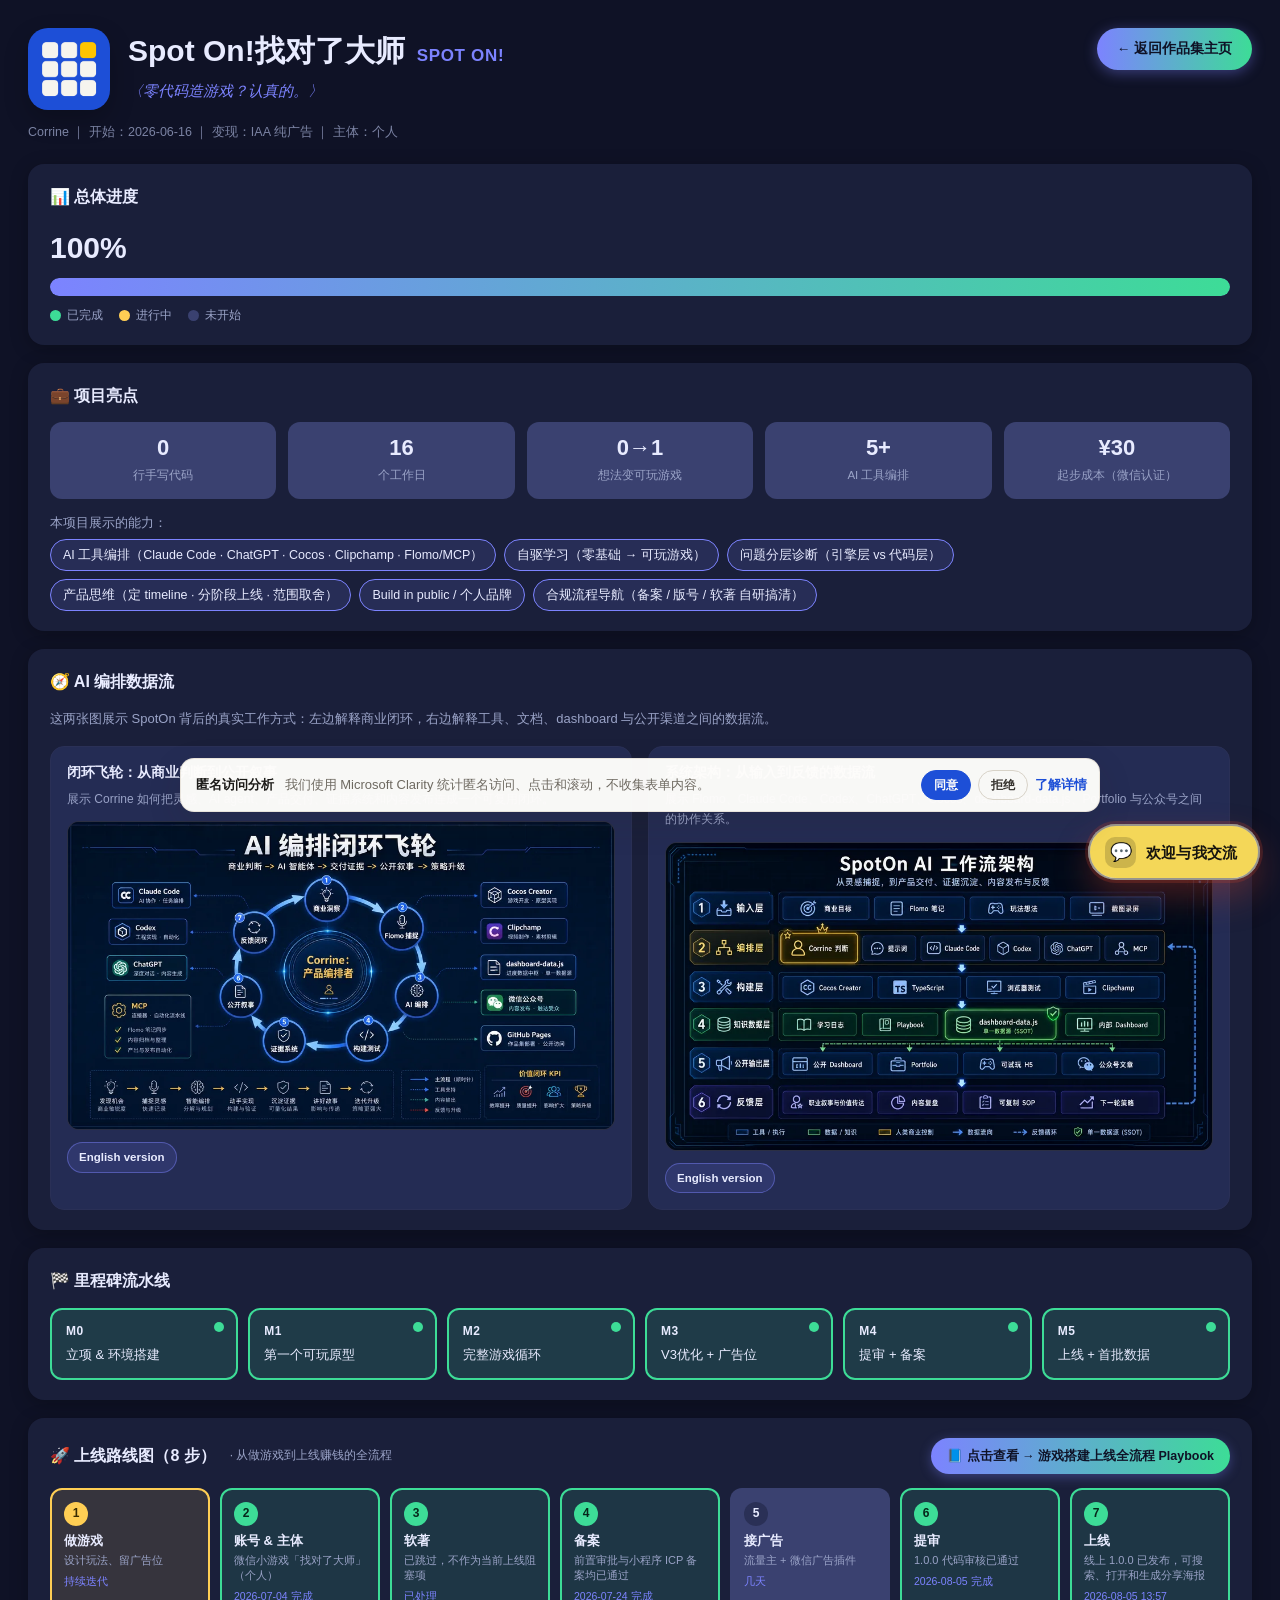
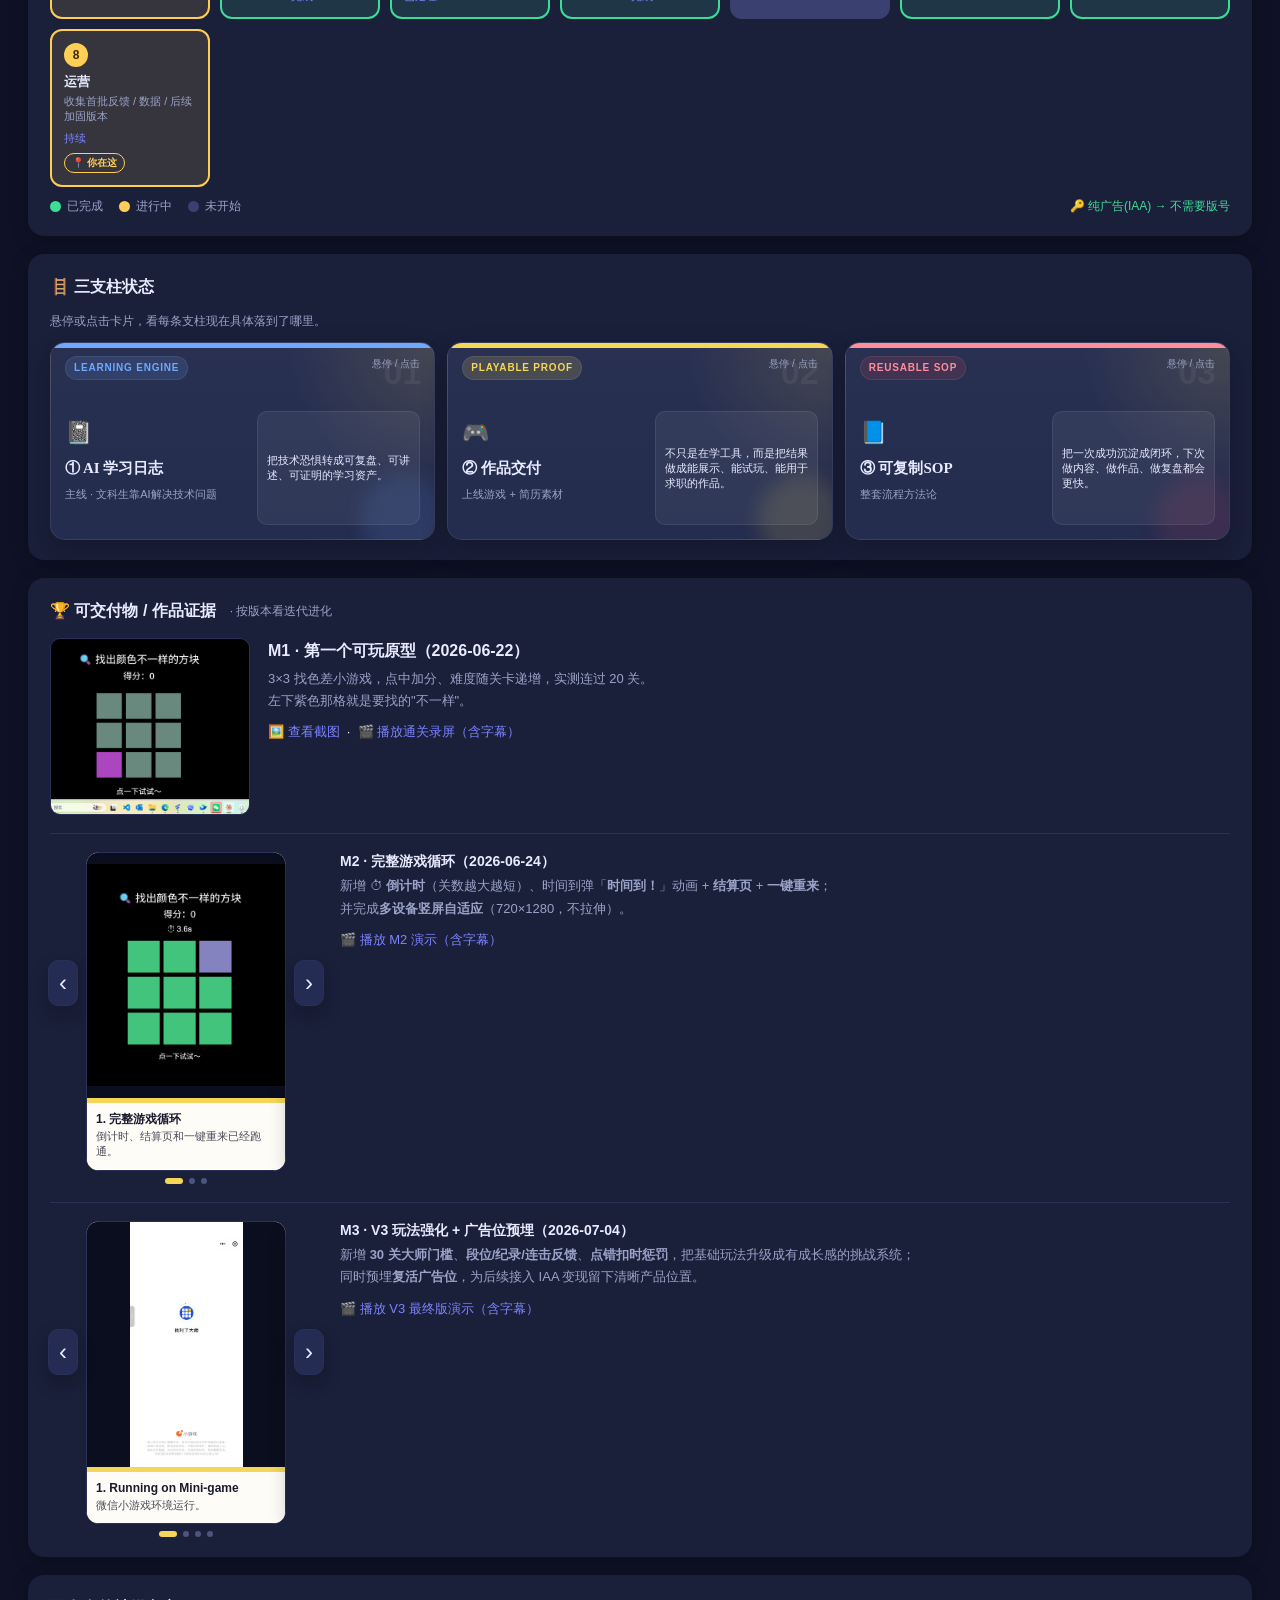
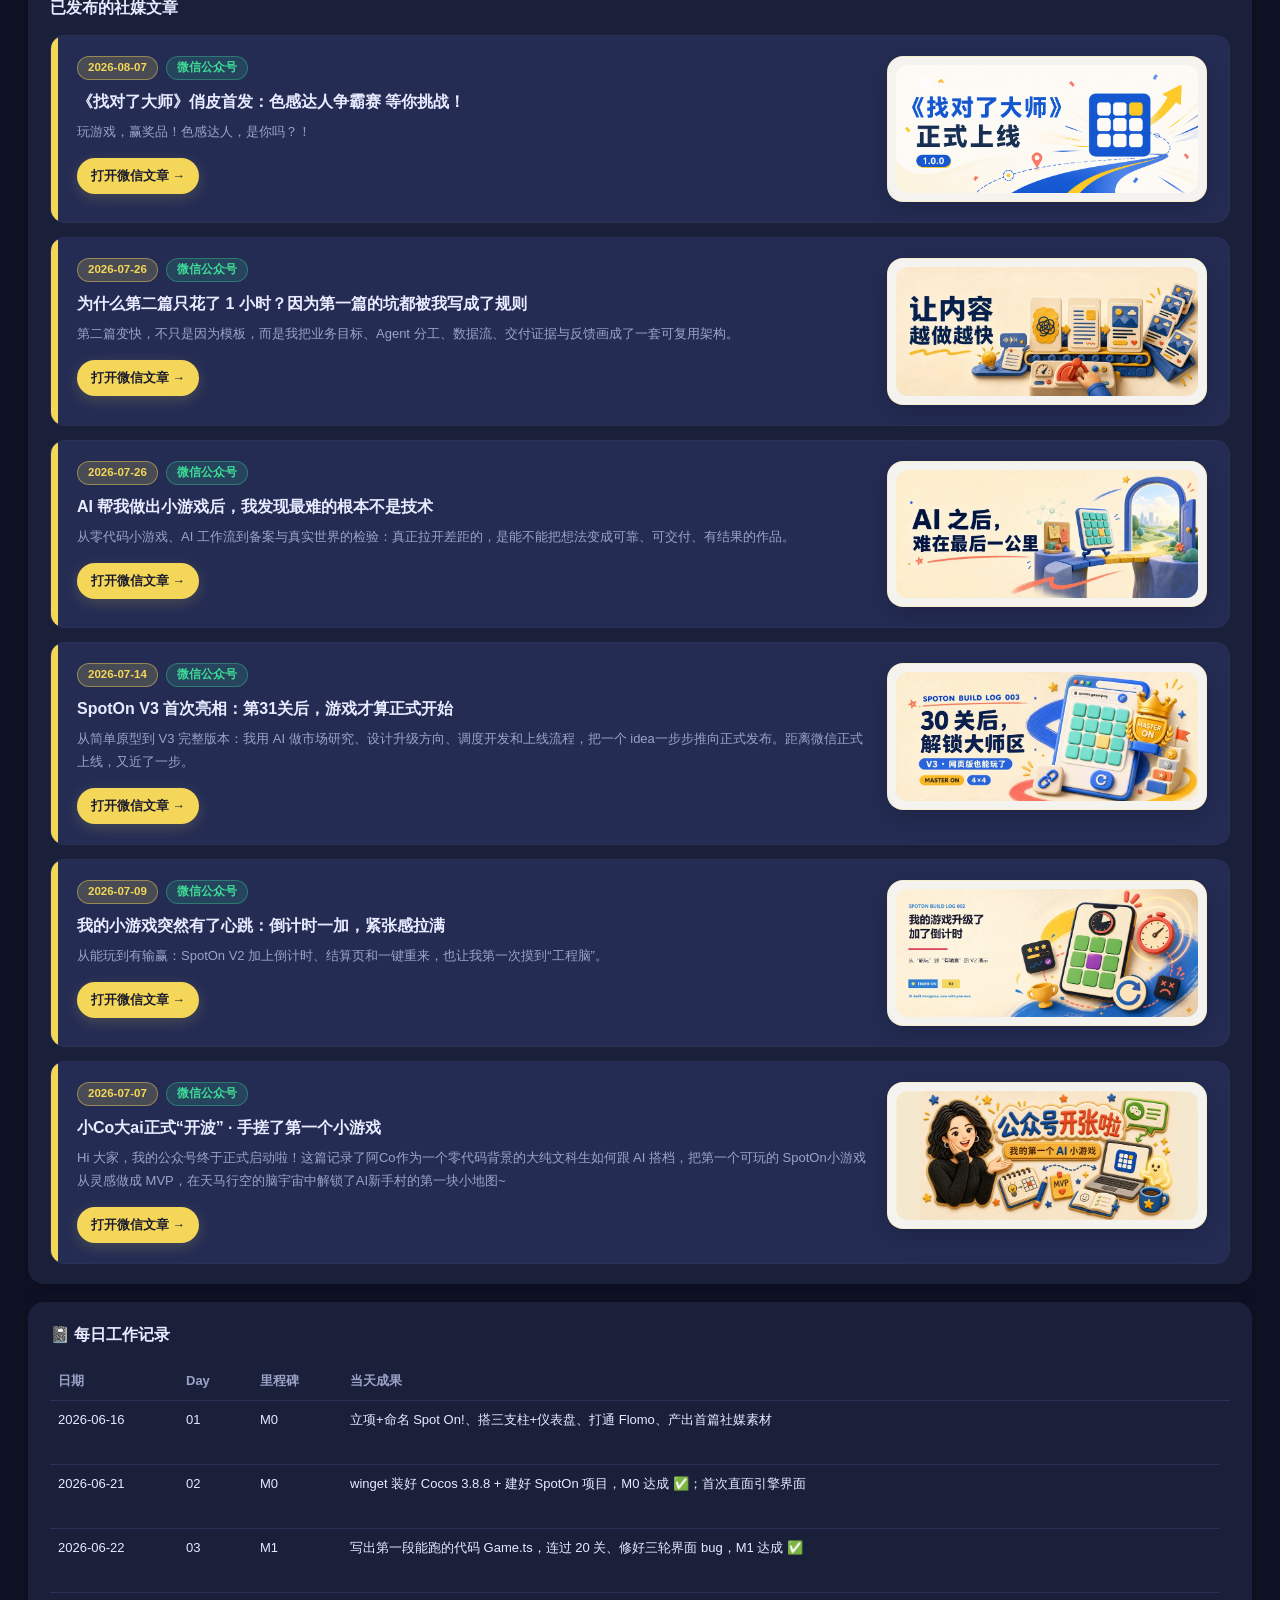
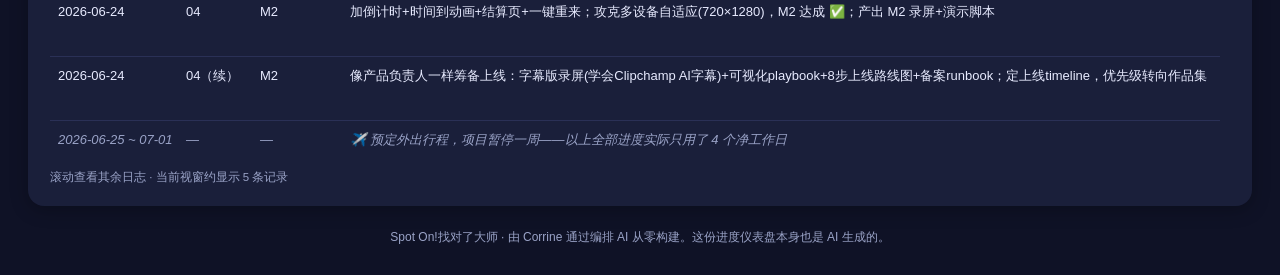
<file: dashboard.html>
<!DOCTYPE html>
<html lang="zh-CN">
<head>
<meta charset="UTF-8">
<meta name="viewport" content="width=device-width, initial-scale=1.0">
<script type="text/javascript">
    (function(c,l,a,r,i,t,y){
        c[a]=c[a]||function(){(c[a].q=c[a].q||[]).push(arguments)};
        t=l.createElement(r);t.async=1;t.src="https://www.clarity.ms/tag/"+i;
        y=l.getElementsByTagName(r)[0];y.parentNode.insertBefore(t,y);
    })(window, document, "clarity", "script", "xsginfmfo5");
</script>
<link rel="icon" type="image/png" sizes="16x16" href="assets/favicon/co-red-star-favicon-16.png">
<link rel="icon" type="image/png" sizes="32x32" href="assets/favicon/co-red-star-favicon-32.png">
<link rel="apple-touch-icon" sizes="180x180" href="assets/favicon/co-red-star-favicon-180.png">
<link rel="shortcut icon" href="assets/favicon/favicon.ico">
<link rel="stylesheet" href="feedback-widget.css">
<script src="feedback-widget.js" defer></script>
<title>Spot On!找对了大师 | Dashboard</title>
<style>
  :root{
    --bg:#0f1226; --card:#1a1f3a; --ink:#e8ebff; --muted:#9aa3c7;
    --done:#3ddc97; --doing:#ffce54; --todo:#3a4170; --accent:#7c83ff;
    --esther-yellow:#F4D758; --esther-cream:#fefcf6; --esther-ink:#1A1A2E;
  }
  *{box-sizing:border-box;margin:0;padding:0}
  html{max-width:100%;overflow-x:hidden}
  body{font-family:"Segoe UI","Microsoft YaHei",sans-serif;background:var(--bg);color:var(--ink);padding:28px;line-height:1.6;max-width:100%;overflow-x:hidden;-webkit-text-size-adjust:100%;text-size-adjust:100%}
  h1{font-size:26px;margin-bottom:4px}
  .motto{color:var(--accent);font-style:italic;font-size:15px;margin-bottom:0}
  .sub{color:var(--muted);margin:12px 0 22px;font-size:12.5px;opacity:.78}
  .grid{display:grid;gap:18px}
  .card{background:var(--card);border-radius:16px;padding:20px 22px;box-shadow:0 4px 18px rgba(0,0,0,.25);min-width:0}
  .card h2{font-size:16px;margin-bottom:14px;display:flex;align-items:center;gap:8px;flex-wrap:wrap}
  /* overall bar */
  .bar{height:18px;background:var(--todo);border-radius:99px;overflow:hidden}
  .bar > span{display:block;height:100%;background:linear-gradient(90deg,var(--accent),var(--done));border-radius:99px;transition:.4s}
  .bigpct{font-size:30px;font-weight:700;margin:6px 0}
  /* milestone pipeline */
  .pipe{display:flex;gap:10px;flex-wrap:wrap}
  .step{flex:1;min-width:130px;background:var(--todo);border-radius:12px;padding:12px 14px;position:relative;border:2px solid transparent}
  .step.done{background:rgba(61,220,151,.15);border-color:var(--done)}
  .step.doing{background:rgba(255,206,84,.15);border-color:var(--doing)}
  .step .tag{font-size:12px;font-weight:700;letter-spacing:.5px}
  .step .name{font-size:13px;margin-top:4px}
  .step .dot{position:absolute;top:12px;right:12px;width:10px;height:10px;border-radius:99px;background:var(--muted)}
  .step.done .dot{background:var(--done)}
  .step.doing .dot{background:var(--doing);animation:pulse 1.4s infinite}
  @keyframes pulse{0%,100%{opacity:1}50%{opacity:.3}}
  /* launch roadmap (8 steps) */
  .road{display:grid;grid-template-columns:repeat(auto-fit,minmax(148px,1fr));gap:10px}
  .rstep{background:var(--todo);border-radius:12px;padding:12px;position:relative;border:2px solid transparent}
  .rstep.done{background:rgba(61,220,151,.12);border-color:var(--done)}
  .rstep.doing{background:rgba(255,206,84,.12);border-color:var(--doing)}
  .rstep .rnum{width:24px;height:24px;border-radius:99px;background:#2a3056;color:var(--ink);display:flex;align-items:center;justify-content:center;font-size:12px;font-weight:700;margin-bottom:7px}
  .rstep.done .rnum{background:var(--done);color:#06281b}
  .rstep.doing .rnum{background:var(--doing);color:#3a2c00}
  .rstep .rt{font-size:13px;font-weight:700;line-height:1.3}
  .rstep .rc{font-size:11px;color:var(--muted);margin-top:3px;line-height:1.4}
  .rstep .rtime{font-size:10.5px;color:var(--accent);margin-top:5px}
  .rstep .rhere{display:inline-block;margin-top:6px;font-size:10px;font-weight:700;color:var(--doing);border:1px solid var(--doing);border-radius:99px;padding:1px 7px}
  /* pillars */
  .pillars-note{margin:-2px 0 12px;font-size:11.5px;color:var(--muted)}
  .pillars{
    display:grid;
    grid-template-columns:repeat(auto-fit,minmax(198px,1fr));
    gap:12px;
  }
  .pillar-card{
    position:relative;
    min-height:198px;
    border:0;
    background:transparent;
    padding:0;
    text-align:left;
    cursor:pointer;
    perspective:1400px;
    font:inherit;
    color:inherit;
  }
  .pillar-card:focus-visible{
    outline:2px solid var(--esther-yellow);
    outline-offset:4px;
    border-radius:20px;
  }
  .pillar-shell{
    position:absolute;
    inset:0;
    transform-style:preserve-3d;
    -webkit-transform-style:preserve-3d;
    transition:transform .62s cubic-bezier(.2,.75,.2,1);
  }
  .pillar-card.is-flipped .pillar-shell{
    transform:rotateY(180deg);
  }
  .pillar-face{
    position:absolute;
    inset:0;
    display:flex;
    flex-direction:column;
    gap:8px;
    padding:13px 14px 14px;
    border-radius:15px;
    overflow:hidden;
    backface-visibility:hidden;
    -webkit-backface-visibility:hidden;
    box-shadow:0 10px 26px rgba(0,0,0,.22);
    border:1px solid rgba(255,255,255,.08);
  }
  .pillar-front{
    display:grid;
    grid-template-columns:minmax(0,1.05fr) minmax(0,.95fr);
    grid-template-areas:
      "top top"
      "body mini";
    align-items:stretch;
    column-gap:12px;
    background:
      radial-gradient(circle at top right,rgba(244,215,88,.14),transparent 34%),
      linear-gradient(180deg,rgba(255,255,255,.04),rgba(255,255,255,.02)),
      #20284b;
  }
  .pillar-front::before,
  .pillar-back::before{
    content:"";
    position:absolute;
    inset:0 auto auto 0;
    width:100%;
    height:5px;
    background:var(--pillar-accent, var(--esther-yellow));
  }
  .pillar-front::after{
    content:"";
    position:absolute;
    right:-14px;
    bottom:-24px;
    width:88px;
    height:88px;
    border-radius:50%;
    background:var(--pillar-glow, rgba(244,215,88,.15));
    filter:blur(10px);
    opacity:.8;
  }
  .pillar-back{
    transform:rotateY(180deg);
    justify-content:space-between;
    background:
      radial-gradient(circle at bottom left,rgba(43,127,216,.16),transparent 40%),
      linear-gradient(180deg,#18203d,#151a32);
  }
  .pillar-top{
    grid-area:top;
    position:relative;
    z-index:1;
    display:flex;
    justify-content:space-between;
    align-items:flex-start;
    gap:10px;
  }
  .pillar-front-content{
    grid-area:body;
    position:relative;
    z-index:1;
    display:flex;
    flex-direction:column;
    gap:8px;
    min-width:0;
  }
  .pillar-chip{
    display:inline-flex;
    align-items:center;
    width:max-content;
    max-width:100%;
    padding:3px 8px;
    border-radius:999px;
    font-size:10px;
    font-weight:700;
    letter-spacing:.08em;
    text-transform:uppercase;
    background:var(--pillar-soft, rgba(244,215,88,.14));
    color:var(--pillar-accent, var(--esther-yellow));
    border:1px solid rgba(255,255,255,.08);
  }
  .pillar-hint{
    font-size:10px;
    color:var(--muted);
    white-space:nowrap;
  }
  .pillar-deco{
    position:absolute;
    top:12px;
    right:13px;
    font-size:34px;
    line-height:1;
    font-weight:800;
    color:rgba(255,255,255,.06);
    pointer-events:none;
  }
  .pillar-face .icon{
    font-size:22px;
    margin-top:4px;
  }
  .pillar-face .title{
    font-size:15px;
    line-height:1.28;
    font-weight:800;
    font-family:"Noto Serif SC","Source Han Serif SC","Songti SC",serif;
  }
  .pillar-face .desc{
    font-size:11px;
    color:var(--muted);
    line-height:1.5;
  }
  .pillar-mini{
    grid-area:mini;
    align-self:stretch;
    display:flex;
    align-items:center;
    flex:0 0 auto;
    font-size:10.5px;
    line-height:1.45;
    color:var(--ink);
    background:rgba(255,255,255,.06);
    border:1px solid rgba(255,255,255,.08);
    border-radius:10px;
    padding:8px 9px;
  }
  .pillar-back-copy{
    flex:1;
    display:flex;
    align-items:center;
    font-size:12px;
    line-height:1.6;
    color:var(--ink);
  }
  .pillar-cta{
    display:inline-flex;
    align-items:center;
    gap:8px;
    font-size:10px;
    color:var(--muted);
  }
  .pillar-cta::before{
    content:"↺";
    display:inline-flex;
    align-items:center;
    justify-content:center;
    width:18px;
    height:18px;
    border-radius:50%;
    border:1px solid rgba(255,255,255,.14);
    color:var(--pillar-accent, var(--esther-yellow));
  }
  .pillar-card.tone-blue{
    --pillar-accent:#6fa8ff;
    --pillar-soft:rgba(111,168,255,.14);
    --pillar-glow:rgba(111,168,255,.16);
  }
  .pillar-card.tone-yellow{
    --pillar-accent:var(--esther-yellow);
    --pillar-soft:rgba(244,215,88,.16);
    --pillar-glow:rgba(244,215,88,.18);
  }
  .pillar-card.tone-red{
    --pillar-accent:#ff8d9c;
    --pillar-soft:rgba(232,74,95,.14);
    --pillar-glow:rgba(232,74,95,.15);
  }
  /* table */
  table{width:100%;border-collapse:collapse;font-size:13px}
  th,td{text-align:left;padding:9px 8px;border-bottom:1px solid #2a3056}
  th{color:var(--muted);font-weight:600}
  .journal-head-scroll,.journal-scroll{max-width:100%;overflow-x:hidden}
  .journal-head-table,.journal-body-table{width:100%;table-layout:fixed;font-size:13px;line-height:1.55}
  .journal-head-table th,.journal-body-table td{font-size:13px;line-height:1.55}
  .journal-col-date{width:128px}
  .journal-col-day{width:74px}
  .journal-col-ms{width:90px}
  .journal-col-result{width:auto}
  .journal-scroll{max-height:360px;overflow:auto;padding-bottom:0;-webkit-overflow-scrolling:touch;scrollbar-width:thin;scrollbar-color:var(--accent) rgba(154,163,199,.18);scrollbar-gutter:stable}
  .journal-scroll::-webkit-scrollbar{width:10px;height:10px}
  .journal-scroll::-webkit-scrollbar-track{background:rgba(154,163,199,.14);border-radius:99px}
  .journal-scroll::-webkit-scrollbar-thumb{background:var(--accent);border:2px solid var(--card);border-radius:99px}
  .journal-scroll::-webkit-scrollbar-thumb:hover{background:var(--done)}
  .journal-scroll::-webkit-scrollbar:horizontal{height:0}
  .journal-body-table tbody tr{height:64px}
  .journal-body-table td{vertical-align:top}
  .journal-scroll-hint{margin-top:8px;color:var(--muted);font-size:11.5px;line-height:1.5}
  .journal-scroll-top{display:none}
  .journal-scroll-track{position:absolute;inset:0;border-radius:999px;background:rgba(154,163,199,.22)}
  .journal-scroll-thumb{position:absolute;left:0;top:0;height:100%;min-width:42px;border-radius:999px;background:linear-gradient(90deg,var(--accent),var(--done));box-shadow:0 0 0 2px rgba(124,131,255,.16);touch-action:none}
  a{color:var(--accent);text-decoration:none}
  a:hover{text-decoration:underline}
  .foot{color:var(--muted);font-size:12px;margin-top:22px;text-align:center}
  .legend{display:flex;gap:16px;font-size:12px;color:var(--muted);margin-top:10px;flex-wrap:wrap}
  .legend span{display:inline-flex;align-items:center;gap:6px}
  .chip{width:11px;height:11px;border-radius:99px;display:inline-block}
  /* social content status badges */
  .badge{display:inline-block;padding:2px 10px;border-radius:99px;font-size:12px;font-weight:600;white-space:nowrap}
  .badge.draft{background:rgba(255,206,84,.2);color:var(--doing)}
  .badge.revise{background:rgba(124,131,255,.22);color:var(--accent)}
  .badge.posted{background:rgba(61,220,151,.2);color:var(--done)}
  .badge.abandoned{background:rgba(154,163,199,.18);color:var(--muted);text-decoration:line-through}
  .statusbar{display:flex;gap:10px;flex-wrap:wrap;margin-bottom:14px}
  .statusbar .pill{background:var(--todo);border-radius:10px;padding:7px 13px;font-size:12px;color:var(--muted)}
  .statusbar .pill b{font-size:17px;color:var(--ink);margin-right:4px}
  /* clickable status buttons */
  .stbtns{display:flex;gap:5px;flex-wrap:wrap}
  .stbtn{cursor:pointer;border:1px solid #2a3056;background:transparent;color:var(--muted);padding:4px 11px;border-radius:99px;font-size:12px;font-weight:600;font-family:inherit;transition:.15s}
  .stbtn:hover{border-color:var(--accent);color:var(--ink)}
  .stbtn.draft.on{background:rgba(255,206,84,.25);color:var(--doing);border-color:var(--doing)}
  .stbtn.revise.on{background:rgba(124,131,255,.25);color:var(--accent);border-color:var(--accent)}
  .stbtn.posted.on{background:rgba(61,220,151,.25);color:var(--done);border-color:var(--done)}
  .stbtn.abandoned.on{background:rgba(154,163,199,.22);color:var(--muted);border-color:var(--muted)}
  /* clickable filter pills */
  .statusbar .pill.filter{cursor:pointer;border:1px solid transparent;transition:.15s;user-select:none}
  .statusbar .pill.filter:hover{border-color:var(--accent)}
  .statusbar .pill.filter.active{background:#242c54;border-color:var(--accent)}
  .statusbar .pill.filter.draft.active{border-color:var(--doing)}
  .statusbar .pill.filter.revise.active{border-color:var(--accent)}
  .statusbar .pill.filter.posted.active{border-color:var(--done)}
  .statusbar .pill.filter.abandoned.active{border-color:var(--muted)}
  /* Career narrative highlights */
  .statgrid{display:flex;gap:12px;flex-wrap:wrap}
  .statpill{flex:1;min-width:110px;background:var(--todo);border-radius:12px;padding:12px 14px;text-align:center}
  .statpill.cool-panel{position:relative;overflow:hidden;cursor:default;transition:transform .2s ease,box-shadow .2s ease,border-color .2s ease;border:1px solid transparent}
  .statpill.cool-panel:hover{transform:translateY(-3px);border-color:var(--esther-yellow);box-shadow:0 10px 28px rgba(43,127,216,.18)}
  .statpill b{display:block;font-size:22px;font-weight:800;color:var(--ink);line-height:1.15}
  .statpill span{font-size:11.5px;color:var(--muted)}
  .hrsub{font-size:12.5px;color:var(--muted);margin:14px 0 6px}
  .skilltags{display:flex;gap:8px;flex-wrap:wrap}
  .skilltag{background:rgba(124,131,255,.14);border:1px solid var(--accent);color:var(--ink);border-radius:99px;padding:5px 12px;font-size:12.5px}
  /* AI workflow evidence */
  .workflow-intro{font-size:13px;color:var(--muted);line-height:1.8;margin:-2px 0 16px;max-width:920px}
  .workflow-grid{display:grid;grid-template-columns:repeat(2,minmax(0,1fr));gap:16px}
  .workflow-panel{position:relative;overflow:hidden;background:#242c54;border:1px solid #2a3056;border-radius:14px;padding:16px;transition:transform .18s ease,border-color .18s ease,box-shadow .18s ease}
  .workflow-panel:hover{transform:translateY(-2px);border-color:var(--esther-yellow);box-shadow:0 12px 28px rgba(0,0,0,.2)}
  .workflow-panel h3{font-size:14px;line-height:1.4;margin-bottom:6px}
  .workflow-panel p{font-size:12px;color:var(--muted);line-height:1.7;margin-bottom:12px}
  .workflow-frame{display:block;border-radius:12px;overflow:hidden;background:#0b0e1e;border:1px solid rgba(154,163,199,.22)}
  .workflow-frame img{display:block;width:100%;height:auto;aspect-ratio:16/9;object-fit:cover}
  .workflow-links{display:flex;gap:8px;flex-wrap:wrap;margin-top:12px}
  .workflow-link{display:inline-flex;align-items:center;border-radius:99px;padding:5px 11px;background:rgba(124,131,255,.14);border:1px solid rgba(124,131,255,.45);color:var(--ink);font-size:11.5px;font-weight:700;text-decoration:none}
  .workflow-link:hover{text-decoration:none;border-color:var(--esther-yellow)}
  .published-posts{display:flex;flex-direction:column;gap:14px}
  .post-card{position:relative;overflow:hidden;display:grid;grid-template-columns:minmax(0,1fr) clamp(220px,28vw,320px);align-items:start;gap:18px;background:#242c54;border:1px solid #2a3056;border-radius:14px;padding:20px 22px 20px 18px;transition:transform .18s ease,box-shadow .18s ease,border-color .18s ease}
  .post-card::before{content:"";position:absolute;inset:0 auto 0 0;width:7px;background:var(--esther-yellow)}
  .post-card:hover{transform:translateY(-3px);border-color:var(--esther-yellow);box-shadow:0 12px 30px rgba(0,0,0,.24)}
  .post-body{min-width:0;padding-left:8px}
  .post-cover{margin:0;align-self:start;justify-self:end;width:100%;max-width:320px;padding:8px;background:rgba(254,252,246,.96);border:1px solid rgba(244,215,88,.22);border-radius:16px;box-shadow:0 8px 24px rgba(0,0,0,.18)}
  .post-cover img{display:block;width:100%;aspect-ratio:2.35/1;object-fit:cover;border-radius:12px}
  .post-meta{display:flex;gap:8px;flex-wrap:wrap;margin:0 0 10px}
  .post-chip{display:inline-flex;align-items:center;border-radius:99px;padding:4px 10px;font-size:11.5px;font-weight:700;line-height:1.2}
  .post-date{background:rgba(244,215,88,.18);color:var(--esther-yellow);border:1px solid rgba(244,215,88,.45)}
  .post-platform{background:rgba(61,220,151,.14);color:var(--done);border:1px solid rgba(61,220,151,.35)}
  .post-title{font-size:16px;line-height:1.45;font-weight:800;color:var(--ink)}
  .post-desc{margin:8px 0 14px;font-size:13px;color:var(--muted);line-height:1.75}
  .post-link{display:inline-flex;align-items:center;gap:7px;background:var(--esther-yellow);color:var(--esther-ink);border-radius:99px;padding:8px 14px;font-size:12.5px;font-weight:800;text-decoration:none;box-shadow:0 4px 14px rgba(244,215,88,.18);transition:transform .15s ease,box-shadow .15s ease}
  .post-link:hover{text-decoration:none;transform:translateY(-1px);box-shadow:0 7px 20px rgba(244,215,88,.28)}
  .published-empty{border:1px dashed #3a4170;border-radius:14px;padding:16px;color:var(--muted);font-size:13px}
  .deliverable-copy{flex:1;min-width:200px}
  .deliverable-copy h3{font-size:14px;line-height:1.4;margin-bottom:4px}
  .newtag{color:var(--esther-ink);background:var(--esther-yellow);font-size:11px;font-weight:800;margin-left:6px;border-radius:99px;padding:2px 9px}
  .deliverable-carousel{position:relative;flex:0 0 200px;width:200px;max-width:200px;min-width:0;margin-left:36px;margin-right:36px;overflow:visible;contain:layout}
  .carousel-viewport{overflow:hidden;border-radius:14px;min-width:0}
  .carousel-track{display:flex;transition:transform .32s ease}
  .carousel-card{flex:0 0 100%;min-width:0;background:var(--esther-cream);color:var(--esther-ink);border-radius:10px;overflow:hidden;box-shadow:0 6px 18px rgba(0,0,0,.18);border:1px solid #2a3056}
  .carousel-card a{display:block;background:#0b0e1e}
  .carousel-card img{width:100%;height:245px;object-fit:contain;display:block}
  .carousel-card figcaption{padding:8px 9px 10px;border-top:5px solid var(--esther-yellow)}
  .carousel-card b{display:block;font-family:"Microsoft YaHei","Segoe UI",sans-serif;font-size:12px;line-height:1.35}
  .carousel-card span{display:block;font-size:11px;color:#4A4A5A;line-height:1.4;margin-top:2px}
  .carousel-btn{position:absolute;top:108px;z-index:2;width:30px;height:46px;border:1px solid #2a3056;border-radius:10px;background:#242c54;color:var(--ink);font-size:24px;line-height:1;cursor:pointer;box-shadow:0 8px 18px rgba(0,0,0,.22);transition:transform .15s ease,border-color .15s ease,background .15s ease}
  .carousel-btn[data-carousel-prev]{left:-38px}
  .carousel-btn[data-carousel-next]{right:-38px}
  .carousel-btn:hover{transform:translateY(-2px);border-color:var(--esther-yellow);background:#2b3566}
  .carousel-dots{display:flex;gap:6px;justify-content:center;margin-top:7px}
  .carousel-dots button{width:6px;height:6px;border-radius:99px;border:0;background:#4b557f;cursor:pointer;transition:width .2s ease,background .2s ease}
  .carousel-dots button.active{width:18px;background:var(--esther-yellow)}
  @media(max-width:720px){
    body{padding:18px}
    .pillars{grid-template-columns:1fr}
    .pillar-card{min-height:0;perspective:none}
    .pillar-shell{position:relative;inset:auto;display:block;transform:none!important;transform-style:flat;-webkit-transform-style:flat;transition:none}
    .pillar-face{position:relative;inset:auto;min-height:186px;backface-visibility:visible;-webkit-backface-visibility:visible}
    .pillar-back{display:none;transform:none}
    .pillar-card.is-flipped .pillar-front{display:none}
    .pillar-card.is-flipped .pillar-back{display:flex}
    .pillar-front{
      grid-template-columns:1fr;
      grid-template-areas:
        "top"
        "body"
        "mini";
      column-gap:0;
      row-gap:8px;
    }
    .deliverable-carousel{flex-basis:200px;width:200px;max-width:calc(100% - 72px)}
    .carousel-btn{top:104px;width:34px;height:54px;border-radius:12px;font-size:26px;background:#20284b}
    .carousel-btn[data-carousel-prev]{left:-40px}
    .carousel-btn[data-carousel-next]{right:-40px}
    .carousel-card img{height:245px}
    table{display:table;max-width:none;overflow-x:visible}
    .journal-head-scroll{overflow:hidden}
    .journal-head-table,.journal-body-table{min-width:760px;font-size:12.5px;line-height:1.55}
    .journal-head-table th,.journal-body-table td{font-size:12.5px!important;line-height:1.55}
    .journal-body-table td{vertical-align:middle}
    .journal-scroll-top{display:block;position:relative;max-width:100%;height:12px;margin:0 0 9px;border-radius:999px;overflow:hidden;touch-action:none;cursor:pointer}
    .journal-scroll{max-height:380px;overflow-x:auto;overflow-y:auto}
    .journal-col-date{width:126px}
    .journal-col-day{width:72px}
    .journal-col-ms{width:92px}
    .journal-col-result{width:470px}
    .workflow-grid{grid-template-columns:1fr}
    .workflow-panel{padding:13px}
    .post-card{grid-template-columns:1fr;gap:14px;padding:18px}
    .post-body{padding-left:0}
    .post-cover{justify-self:start;max-width:100%}
  }
  @media(max-width:480px){
    .pillar-card{min-height:0}
    .pillar-face{padding:12px}
    .journal-head-table,.journal-body-table{font-size:12px}
    .journal-head-table th,.journal-body-table td{font-size:12px!important}
    .pillar-top{gap:8px}
    .pillar-chip,.pillar-hint{font-size:9.5px}
    .pillar-deco{font-size:30px}
    .pillar-front-content{gap:7px}
    .pillar-face .title{font-size:14px}
    .pillar-face .desc{font-size:10.5px}
    .pillar-mini{font-size:10px;padding:7px 8px}
    .pillar-back-copy{font-size:11.5px}
    .pillar-cta{font-size:9.5px}
  }
  @media(hover:hover) and (pointer:fine){
    .pillar-card:hover .pillar-shell{
      transform:rotateY(180deg);
    }
  }
  @media(prefers-reduced-motion:reduce){
    .carousel-track,.carousel-btn,.carousel-dots button,.statpill.cool-panel,.pillar-shell{transition:none}
  }
  #_coolMode_effect{overflow:hidden;position:fixed;inset:0;pointer-events:none;z-index:2147483647}
  /* page header with back-to-portfolio CTA */
  .pagehead{display:flex;justify-content:space-between;align-items:flex-start;gap:16px;flex-wrap:wrap}
  .pagelead{display:flex;flex-direction:column;min-width:min(100%,640px)}
  .brandhead{display:flex;align-items:center;gap:18px}
  .brandlogo{width:82px;height:82px;border-radius:20px;flex:0 0 auto;box-shadow:0 10px 24px rgba(0,0,0,.22)}
  .brandcopy{display:flex;flex-direction:column;gap:10px}
  .brandtitle{display:flex;align-items:baseline;gap:12px;flex-wrap:wrap;margin-bottom:0}
  .brandtitle .cn{font-size:30px;font-weight:800;line-height:1.08;color:var(--ink)}
  .brandtitle .en{font-size:17px;font-weight:700;letter-spacing:.04em;color:var(--accent);text-transform:uppercase}
  .backbtn{display:inline-flex;align-items:center;gap:7px;background:linear-gradient(90deg,var(--accent),var(--done));color:#0f1226;font-weight:700;font-size:13.5px;padding:10px 20px;border-radius:99px;text-decoration:none;box-shadow:0 3px 14px rgba(124,131,255,.4);white-space:nowrap;flex:0 0 auto;transition:.15s}
  .backbtn:hover{text-decoration:none;transform:translateY(-1px);box-shadow:0 5px 18px rgba(124,131,255,.55)}
  @media(max-width:720px){
    .brandlogo{width:68px;height:68px;border-radius:17px}
    .brandtitle .cn{font-size:26px}
    .brandtitle .en{font-size:15px}
  }
</style>
</head>
<body>
  <div class="pagehead">
    <div class="pagelead">
      <div class="brandhead">
        <img class="brandlogo" src="assets/brand/spoton-icon-B-cobalt.png" alt="Spot On official logo">
        <div class="brandcopy">
          <h1 class="brandtitle">
            <span class="cn">Spot On!找对了大师</span>
            <span class="en">Spot On!</span>
          </h1>
          <div class="motto">〈零代码造游戏？认真的。〉</div>
        </div>
      </div>
      <div class="sub">Corrine ｜ 开始：2026-06-16 ｜ 变现：IAA 纯广告 ｜ 主体：个人</div>
    </div>
    <a class="backbtn" href="index.zh.html">← 返回作品集主页</a>
  </div>

  <div class="grid">
    <!-- 总进度 -->
    <div class="card">
      <h2>📊 总体进度</h2>
      <div class="bigpct" id="pct">0%</div>
      <div class="bar"><span id="barfill" style="width:0%"></span></div>
      <div class="legend">
        <span><i class="chip" style="background:var(--done)"></i>已完成</span>
        <span><i class="chip" style="background:var(--doing)"></i>进行中</span>
        <span><i class="chip" style="background:var(--todo)"></i>未开始</span>
      </div>
    </div>

    <!-- Career Narrative 亮点 -->
    <div class="card">
      <h2>💼 项目亮点</h2>
      <div class="statgrid">
        <div class="statpill cool-panel" data-cool-panel><b>0</b><span>行手写代码</span></div>
        <div class="statpill cool-panel" data-cool-panel><b id="workdays">—</b><span>个工作日</span></div>
        <div class="statpill cool-panel" data-cool-panel><b>0→1</b><span>想法变可玩游戏</span></div>
        <div class="statpill cool-panel" data-cool-panel><b>5+</b><span>AI 工具编排</span></div>
        <div class="statpill cool-panel" data-cool-panel><b>¥30</b><span>起步成本（微信认证）</span></div>
      </div>
      <div class="hrsub">本项目展示的能力：</div>
      <div class="skilltags">
        <span class="skilltag">AI 工具编排（Claude Code · ChatGPT · Cocos · Clipchamp · Flomo/MCP）</span>
        <span class="skilltag">自驱学习（零基础 → 可玩游戏）</span>
        <span class="skilltag">问题分层诊断（引擎层 vs 代码层）</span>
        <span class="skilltag">产品思维（定 timeline · 分阶段上线 · 范围取舍）</span>
        <span class="skilltag">Build in public / 个人品牌</span>
        <span class="skilltag">合规流程导航（备案 / 版号 / 软著 自研搞清）</span>
      </div>
    </div>

    <!-- AI 编排数据流 -->
    <div class="card">
      <h2>🧭 AI 编排数据流</h2>
      <p class="workflow-intro">这两张图展示 SpotOn 背后的真实工作方式：左边解释商业闭环，右边解释工具、文档、dashboard 与公开渠道之间的数据流。</p>
      <div class="workflow-grid">
        <article class="workflow-panel">
          <h3>闭环飞轮：从商业判断到公开叙事</h3>
          <p>展示 Corrine 如何把灵感、AI agent、产品交付、证据系统和内容发布连成一个可复用闭环。</p>
          <a class="workflow-frame" href="assets/ai-workflow/spoton-ai-flywheel.zh.png" target="_blank" rel="noopener">
            <img src="assets/ai-workflow/spoton-ai-flywheel.zh.thumb.webp" alt="SpotOn AI 编排闭环飞轮图" loading="lazy" decoding="async" width="960" height="540">
          </a>
          <div class="workflow-links">
            <a class="workflow-link" href="assets/ai-workflow/spoton-ai-flywheel.en.png" target="_blank" rel="noopener">English version</a>
          </div>
        </article>
        <article class="workflow-panel">
          <h3>系统架构：从输入到反馈的数据流</h3>
          <p>展示 Flomo、Claude Code、Codex、ChatGPT、Cocos、dashboard-data.js、Portfolio 与公众号之间的协作关系。</p>
          <a class="workflow-frame" href="assets/ai-workflow/spoton-ai-architecture.zh.png" target="_blank" rel="noopener">
            <img src="assets/ai-workflow/spoton-ai-architecture.zh.thumb.webp" alt="SpotOn AI 工作流架构图" loading="lazy" decoding="async" width="960" height="540">
          </a>
          <div class="workflow-links">
            <a class="workflow-link" href="assets/ai-workflow/spoton-ai-architecture.en.png" target="_blank" rel="noopener">English version</a>
          </div>
        </article>
      </div>
    </div>

    <!-- 里程碑流水线 -->
    <div class="card">
      <h2>🏁 里程碑流水线</h2>
      <div class="pipe" id="pipe"></div>
    </div>

    <!-- 上线路线图（8 步） -->
    <div class="card">
      <h2 style="flex-wrap:wrap">🚀 上线路线图（8 步）<span style="font-weight:400;font-size:12px;color:var(--muted);margin-left:6px">· 从做游戏到上线赚钱的全流程</span><a href="playbook.zh.html" target="_blank" rel="noopener" style="margin-left:auto;background:linear-gradient(90deg,var(--accent),var(--done));color:#0f1226;font-weight:700;font-size:12.5px;padding:8px 16px;border-radius:99px;text-decoration:none;box-shadow:0 3px 12px rgba(124,131,255,.35);white-space:nowrap">📘 点击查看 → 游戏搭建上线全流程 Playbook</a></h2>
      <div class="road" id="road"></div>
      <div class="legend">
        <span><i class="chip" style="background:var(--done)"></i>已完成</span>
        <span><i class="chip" style="background:var(--doing)"></i>进行中</span>
        <span><i class="chip" style="background:var(--todo)"></i>未开始</span>
        <span style="margin-left:auto;color:var(--done)">🔑 纯广告(IAA) → 不需要版号</span>
      </div>
    </div>

    <!-- 三支柱 -->
    <div class="card">
      <h2>🪜 三支柱状态</h2>
      <div class="pillars-note">悬停或点击卡片，看每条支柱现在具体落到了哪里。</div>
      <div class="pillars" id="pillars"></div>
    </div>

    <!-- 可交付物 / 作品证据 -->
    <div class="card">
      <h2>🏆 可交付物 / 作品证据 <span style="font-weight:400;font-size:12px;color:var(--muted);margin-left:6px">· 按版本看迭代进化</span></h2>
      <div style="display:flex;flex-direction:column;gap:18px">

        <!-- M1 版 -->
        <div style="display:flex;gap:18px;flex-wrap:wrap;align-items:flex-start">
          <a href="assets/v1-screenshot.png" target="_blank" style="flex:0 0 auto">
            <img src="assets/v1-screenshot.png"
                 alt="M1 原型运行截图" style="max-width:200px;border-radius:10px;border:1px solid #2a3056;display:block">
          </a>
          <div style="flex:1;min-width:200px">
            <div style="font-weight:700;margin-bottom:4px">M1 · 第一个可玩原型（2026-06-22）</div>
            <div style="font-size:13px;color:var(--muted);line-height:1.7">
              3×3 找色差小游戏，点中加分、难度随关卡递增，实测连过 20 关。<br>
              左下紫色那格就是要找的"不一样"。
            </div>
            <div style="margin-top:10px;font-size:13px">
              🖼️ <a href="assets/v1-screenshot.png" target="_blank">查看截图</a>
              &nbsp;·&nbsp;
              🎬 <a href="assets/v1-demo.mp4" target="_blank">播放通关录屏（含字幕）</a>
            </div>
          </div>
        </div>

        <!-- M2 版 -->
        <div style="display:flex;gap:18px;flex-wrap:wrap;align-items:flex-start;border-top:1px solid #2a3056;padding-top:18px">
          <div class="deliverable-carousel" data-carousel aria-label="M2 screenshots">
            <button class="carousel-btn" type="button" data-carousel-prev aria-label="上一张截图">‹</button>
            <div class="carousel-viewport">
              <div class="carousel-track">
                <figure class="carousel-card">
                  <a href="assets/v2-screenshot.png" target="_blank">
                    <img src="assets/v2-screenshot.png" alt="M2 完整游戏循环截图">
                  </a>
                  <figcaption><b>1. 完整游戏循环</b><span>倒计时、结算页和一键重来已经跑通。</span></figcaption>
                </figure>
                <figure class="carousel-card">
                  <a href="assets/v2-screenshot-2.png" target="_blank">
                    <img src="assets/v2-screenshot-2.png" alt="M2 第二张游戏截图">
                  </a>
                  <figcaption><b>2. 游戏状态反馈</b><span>展示时间压力下的找色差体验。</span></figcaption>
                </figure>
                <figure class="carousel-card">
                  <a href="assets/v2-responsive.png" target="_blank">
                    <img src="assets/v2-responsive.png" alt="M2 竖屏自适应测试截图">
                  </a>
                  <figcaption><b>3. 竖屏自适应测试</b><span>验证 720×1280 竖屏显示。</span></figcaption>
                </figure>
              </div>
            </div>
            <button class="carousel-btn" type="button" data-carousel-next aria-label="下一张截图">›</button>
            <div class="carousel-dots" aria-label="截图分页"></div>
          </div>
          <div class="deliverable-copy">
            <h3>M2 · 完整游戏循环（2026-06-24）</h3>
            <div style="font-size:13px;color:var(--muted);line-height:1.7">
              新增 ⏱ <b>倒计时</b>（关数越大越短）、时间到弹「<b>时间到！</b>」动画 + <b>结算页</b> + <b>一键重来</b>；<br>
              并完成<b>多设备竖屏自适应</b>（720×1280，不拉伸）。
            </div>
            <div style="margin-top:10px;font-size:13px">
              🎬 <a href="assets/v2-demo.mp4" target="_blank">播放 M2 演示（含字幕）</a>
            </div>
          </div>
        </div>

        <!-- M3 版 -->
        <div style="display:flex;gap:18px;flex-wrap:wrap;align-items:flex-start;border-top:1px solid #2a3056;padding-top:18px">
          <div class="deliverable-carousel" data-carousel aria-label="M3 screenshots">
            <button class="carousel-btn" type="button" data-carousel-prev aria-label="上一张截图">‹</button>
            <div class="carousel-viewport">
              <div class="carousel-track">
                <figure class="carousel-card">
                  <a href="assets/v3-running-mini-game.png" target="_blank">
                    <img src="assets/v3-running-mini-game.png" alt="M3 微信小游戏运行截图">
                  </a>
                  <figcaption><b>1. Running on Mini-game</b><span>微信小游戏环境运行。</span></figcaption>
                </figure>
                <figure class="carousel-card">
                  <a href="assets/v3-tested-mini-game.png" target="_blank">
                    <img src="assets/v3-tested-mini-game.png" alt="M3 微信小游戏测试截图">
                  </a>
                  <figcaption><b>2. Tested on Mini-game</b><span>小游戏端实测通过。</span></figcaption>
                </figure>
                <figure class="carousel-card">
                  <a href="assets/v3-master-title.png" target="_blank">
                    <img src="assets/v3-master-title.png" alt="M3 大师头衔截图">
                  </a>
                  <figcaption><b>3. Master Title</b><span>30 关大师门槛。</span></figcaption>
                </figure>
                <figure class="carousel-card">
                  <a href="assets/v3-titles.png" target="_blank">
                    <img src="assets/v3-titles.png" alt="M3 段位和结算头衔截图">
                  </a>
                  <figcaption><b>4. Titles</b><span>段位、纪录与复活广告位。</span></figcaption>
                </figure>
              </div>
            </div>
            <button class="carousel-btn" type="button" data-carousel-next aria-label="下一张截图">›</button>
            <div class="carousel-dots" aria-label="截图分页"></div>
          </div>
          <div class="deliverable-copy">
            <h3>M3 · V3 玩法强化 + 广告位预埋（2026-07-04）</h3>
            <div style="font-size:13px;color:var(--muted);line-height:1.7">
              新增 <b>30 关大师门槛</b>、<b>段位/纪录/连击反馈</b>、<b>点错扣时惩罚</b>，把基础玩法升级成有成长感的挑战系统；<br>
              同时预埋<b>复活广告位</b>，为后续接入 IAA 变现留下清晰产品位置。
            </div>
            <div style="margin-top:10px;font-size:13px">
              🎬 <a href="assets/v3-demo.mp4" target="_blank">播放 V3 最终版演示（含字幕）</a>
            </div>
          </div>
        </div>

      </div>
    </div>

    <!-- 已发布公众号文章 -->
    <div class="card">
      <h2>已发布的社媒文章</h2>
      <div class="published-posts" id="publishedPosts"></div>
    </div>

    <!-- 每日记录 -->
    <div class="card">
      <h2>📓 每日工作记录</h2>
      <div class="journal-head-scroll">
        <table class="journal-head-table">
          <colgroup>
            <col class="journal-col-date"><col class="journal-col-day"><col class="journal-col-ms"><col class="journal-col-result">
          </colgroup>
          <thead><tr><th>日期</th><th>Day</th><th>里程碑</th><th>当天成果</th></tr></thead>
        </table>
      </div>
      <div class="journal-scroll-top" aria-label="左右滚动查看完整每日工作记录"><div class="journal-scroll-track"><span class="journal-scroll-thumb"></span></div></div>
      <div class="journal-scroll" role="region" aria-label="可滚动的每日工作记录">
        <table class="journal-body-table">
          <colgroup>
            <col class="journal-col-date"><col class="journal-col-day"><col class="journal-col-ms"><col class="journal-col-result">
          </colgroup>
          <tbody id="journal"></tbody>
        </table>
      </div>
      <p class="journal-scroll-hint">滚动查看其余日志 · 当前视窗约显示 5 条记录</p>
    </div>

  </div>

  <div class="foot">Spot On!找对了大师 · 由 Corrine 通过编排 AI 从零构建。这份进度仪表盘本身也是 AI 生成的。</div>

<script src="dashboard-data.js"></script>
<script>
/* ====== 数据在 dashboard-data.js（与 SpotOn 内部仪表盘共享单一数据源，改一处两边生效）====== */

// 渲染总进度（done=1分, doing=0.5分）
const score = milestones.reduce((s,m)=>s+(m.status==="done"?1:m.status==="doing"?0.5:0),0);
const pct = Math.round(score/milestones.length*100);
document.getElementById("pct").textContent = pct+"%";
document.getElementById("barfill").style.width = pct+"%";

// 工作日数：从共享 journal 数据自动统计（Day 号去重、排除暂停行）——不再手写，加日志自动 +1
document.getElementById("workdays").textContent = new Set(journal.map(j=>(j.day||"").replace(/\D/g,"")).filter(d=>d)).size;

function escapeHtml(value){
  return String(value ?? "").replace(/[&<>"']/g, ch=>({
    "&":"&amp;",
    "<":"&lt;",
    ">":"&gt;",
    "\"":"&quot;",
    "'":"&#39;"
  }[ch]));
}

function safeWechatUrl(value){
  const url = String(value || "");
  return /^https:\/\/mp\.weixin\.qq\.com\//.test(url) ? url : "";
}

// 渲染里程碑
document.getElementById("pipe").innerHTML = milestones.map(m=>`
  <div class="step ${m.status}">
    <div class="dot"></div>
    <div class="tag">${m.tag}</div>
    <div class="name">${m.name}</div>
  </div>`).join("");

// 渲染上线路线图
document.getElementById("road").innerHTML = roadmap.map((r,i)=>`
  <div class="rstep ${r.status}">
    <div class="rnum">${i+1}</div>
    <div class="rt">${r.t}</div>
    <div class="rc">${r.c}</div>
    <div class="rtime">${r.time}</div>
    ${r.here?'<div class="rhere">📍 你在这</div>':''}
  </div>`).join("");

// 渲染三支柱
const pillarMeta = [
  {tone:"tone-blue", tag:"Learning Engine", cue:"把技术恐惧转成可复盘、可讲述、可证明的学习资产。"},
  {tone:"tone-yellow", tag:"Playable Proof", cue:"不只是在学工具，而是把结果做成能展示、能试玩、能用于求职的作品。"},
  {tone:"tone-red", tag:"Reusable SOP", cue:"把一次成功沉淀成闭环，下次做内容、做作品、做复盘都会更快。"}
];
document.getElementById("pillars").innerHTML = pillars.map((p,i)=>{
  const meta = pillarMeta[i] || pillarMeta[pillarMeta.length - 1];
  const num = String(i + 1).padStart(2,"0");
  return `
  <button class="pillar-card ${meta.tone}" type="button" aria-label="查看 ${escapeHtml(p.title)} 的当前状态" aria-pressed="false">
    <span class="pillar-shell">
      <span class="pillar-face pillar-front">
        <span class="pillar-deco">${num}</span>
        <span class="pillar-top">
          <span class="pillar-chip">${meta.tag}</span>
          <span class="pillar-hint">悬停 / 点击</span>
        </span>
        <span class="pillar-front-content">
          <span class="icon">${p.icon}</span>
          <span class="title">${escapeHtml(p.title)}</span>
          <span class="desc">${escapeHtml(p.desc)}</span>
        </span>
        <span class="pillar-mini">${escapeHtml(meta.cue)}</span>
      </span>
      <span class="pillar-face pillar-back">
        <span class="pillar-chip">当前落点</span>
        <span class="title">${escapeHtml(p.title)}</span>
        <span class="pillar-back-copy">📌 ${escapeHtml(p.stat)}</span>
        <span class="pillar-cta">点击卡片返回正面</span>
      </span>
    </span>
  </button>`;
}).join("");

document.querySelectorAll(".pillar-card").forEach(card=>{
  card.addEventListener("click", ()=>{
    const flipped = !card.classList.contains("is-flipped");
    card.classList.toggle("is-flipped", flipped);
    card.setAttribute("aria-pressed", String(flipped));
  });
});

// 渲染已发布公众号文章：只展示正式微信发布链接，不展示内部草稿或本地审阅稿。
const publishedPostsNode = document.getElementById("publishedPosts");
if(publishedPostsNode){
  const publicPosts = typeof publishedPosts !== "undefined" && Array.isArray(publishedPosts)
    ? publishedPosts.slice().sort((a,b)=>String(b.date || "").localeCompare(String(a.date || "")))
    : [];
  publishedPostsNode.innerHTML = publicPosts.length ? publicPosts.map(post=>{
    const href = safeWechatUrl(post.url);
    const cover = post.coverImage
      ? `<div class="post-cover"><img src="${escapeHtml(post.coverImage)}" alt="${escapeHtml(post.coverAlt || post.title)}" loading="lazy" decoding="async"></div>`
      : "";
    const link = href
      ? `<a class="post-link" href="${href}" target="_blank" rel="noopener">打开微信文章 →</a>`
      : `<span class="published-empty">缺少正式微信文章链接</span>`;
    return `
      <article class="post-card">
        <div class="post-body">
          <div class="post-meta">
            <span class="post-chip post-date">${escapeHtml(post.date)}</span>
            <span class="post-chip post-platform">${escapeHtml(post.platform)}</span>
          </div>
          <h3 class="post-title">${escapeHtml(post.title)}</h3>
          <p class="post-desc">${escapeHtml(post.description)}</p>
          ${link}
        </div>
        ${cover}
      </article>`;
  }).join("") : `<div class="published-empty">还没有可公开展示的已发布公众号文章。</div>`;
}

// 渲染每日记录
document.getElementById("journal").innerHTML = journal.map(j=>`
  <tr${j.pause?' style="color:var(--muted);font-style:italic"':''}>
    <td style="white-space:nowrap">${j.date}</td><td>${j.day}</td><td>${j.ms}</td>
    <td>${j.result}</td>
  </tr>`).join("");

const journalScroll = document.querySelector(".journal-scroll");
const journalScrollTop = document.querySelector(".journal-scroll-top");
const journalHeadScroll = document.querySelector(".journal-head-scroll");
if(journalScroll && journalScrollTop && journalHeadScroll){
  const journalScrollThumb = journalScrollTop.querySelector(".journal-scroll-thumb");
  let isSyncingJournalScroll = false;
  let isDraggingJournalThumb = false;
  function updateJournalThumb(){
    const maxScroll = Math.max(1, journalScroll.scrollWidth - journalScroll.clientWidth);
    const trackWidth = journalScrollTop.clientWidth;
    const thumbWidth = Math.max(42, Math.round(trackWidth * journalScroll.clientWidth / journalScroll.scrollWidth));
    const maxThumbLeft = Math.max(0, trackWidth - thumbWidth);
    const thumbLeft = Math.round((journalScroll.scrollLeft / maxScroll) * maxThumbLeft);
    journalScrollThumb.style.width = `${thumbWidth}px`;
    journalScrollThumb.style.transform = `translateX(${thumbLeft}px)`;
  }
  function syncJournalScroll(source){
    if(isSyncingJournalScroll) return;
    isSyncingJournalScroll = true;
    journalScroll.scrollLeft = source.scrollLeft;
    journalScrollTop.scrollLeft = source.scrollLeft;
    journalHeadScroll.scrollLeft = source.scrollLeft;
    updateJournalThumb();
    requestAnimationFrame(()=>{ isSyncingJournalScroll = false; });
  }
  function setJournalScrollFromPointer(clientX){
    const rect = journalScrollTop.getBoundingClientRect();
    const trackWidth = journalScrollTop.clientWidth;
    const thumbWidth = journalScrollThumb.offsetWidth || 42;
    const maxThumbLeft = Math.max(1, trackWidth - thumbWidth);
    const thumbLeft = Math.min(maxThumbLeft, Math.max(0, clientX - rect.left - thumbWidth / 2));
    const maxScroll = journalScroll.scrollWidth - journalScroll.clientWidth;
    journalScroll.scrollLeft = (thumbLeft / maxThumbLeft) * maxScroll;
    syncJournalScroll(journalScroll);
  }
  journalScrollTop.addEventListener("scroll", ()=>syncJournalScroll(journalScrollTop), {passive:true});
  journalScroll.addEventListener("scroll", ()=>syncJournalScroll(journalScroll), {passive:true});
  journalScrollTop.addEventListener("pointerdown", event=>{
    isDraggingJournalThumb = true;
    journalScrollTop.setPointerCapture?.(event.pointerId);
    setJournalScrollFromPointer(event.clientX);
  });
  journalScrollTop.addEventListener("pointermove", event=>{
    if(isDraggingJournalThumb) setJournalScrollFromPointer(event.clientX);
  });
  journalScrollTop.addEventListener("pointerup", ()=>{ isDraggingJournalThumb = false; });
  journalScrollTop.addEventListener("pointercancel", ()=>{ isDraggingJournalThumb = false; });
  window.addEventListener("resize", updateJournalThumb);
  updateJournalThumb();
  requestAnimationFrame(updateJournalThumb);
}

document.querySelectorAll("[data-carousel]").forEach(carousel=>{
  const track = carousel.querySelector(".carousel-track");
  const cards = Array.from(carousel.querySelectorAll(".carousel-card"));
  const dotsWrap = carousel.querySelector(".carousel-dots");
  const prev = carousel.querySelector("[data-carousel-prev]");
  const next = carousel.querySelector("[data-carousel-next]");
  let index = 0;
  let startX = 0;
  let isPointerDown = false;

  cards.forEach((_, i)=>{
    const dot = document.createElement("button");
    dot.type = "button";
    dot.setAttribute("aria-label", `查看第 ${i+1} 张截图`);
    dot.addEventListener("click", ()=>go(i));
    dotsWrap.appendChild(dot);
  });

  function go(target){
    index = (target + cards.length) % cards.length;
    track.style.transform = `translateX(${-index * 100}%)`;
    dotsWrap.querySelectorAll("button").forEach((dot,i)=>{
      dot.classList.toggle("active", i === index);
    });
  }

  prev.addEventListener("click", ()=>go(index - 1));
  next.addEventListener("click", ()=>go(index + 1));
  carousel.addEventListener("pointerdown", e=>{
    isPointerDown = true;
    startX = e.clientX;
  });
  carousel.addEventListener("pointerup", e=>{
    if(!isPointerDown) return;
    isPointerDown = false;
    const dx = e.clientX - startX;
    if(Math.abs(dx) > 48) go(index + (dx < 0 ? 1 : -1));
  });
  carousel.addEventListener("pointercancel", ()=>{ isPointerDown = false; });
  go(0);
});

// Esther Cool Mode: public-facing hover effect for the project highlight panels.
(function initCoolPanelHover(){
  const reduceMotion = window.matchMedia("(prefers-reduced-motion: reduce)").matches;
  const colors = ["#2B7FD8","#2B7FD8","#F4D758","#F4D758","#F4D758","#E84A5F"];
  const sizes = reduceMotion ? [8,10,12] : [8,12,16,22,28];
  const raf = window.requestAnimationFrame ? window.requestAnimationFrame.bind(window) : fn=>setTimeout(fn,16);
  let particles = [];
  let container;
  let animating = false;

  function getContainer(){
    if(container) return container;
    container = document.createElement("div");
    container.id = "_coolMode_effect";
    document.body.appendChild(container);
    return container;
  }

  function gen(x,y){
    const size = sizes[Math.floor(Math.random()*sizes.length)];
    const color = colors[Math.floor(Math.random()*colors.length)];
    const el = document.createElement("div");
    el.innerHTML = `<svg width="${size}" height="${size}" viewBox="0 0 ${size} ${size}" aria-hidden="true"><circle cx="${size/2}" cy="${size/2}" r="${size/2}" fill="${color}"/></svg>`;
    el.style.cssText = "position:absolute;pointer-events:none;";
    const left = x - size/2;
    const top = y - size/2;
    el.style.transform = `translate3d(${left}px,${top}px,0)`;
    getContainer().appendChild(el);
    particles.push({
      el,left,top,size,
      speedHorz:Math.random()*10,
      speedUp:Math.random()*25+5,
      direction:Math.random()<.5?-1:1,
      spin:Math.random()*360,
      spinSpd:(Math.random()*35)*(Math.random()<.5?-1:1)
    });
  }

  function burst(x,y,count){
    for(let i=0;i<count;i++) gen(x + (Math.random()-.5)*36, y + (Math.random()-.5)*18);
    if(!animating){
      animating = true;
      raf(loop);
    }
  }

  function loop(){
    particles = particles.filter(p=>{
      p.left -= p.speedHorz * p.direction;
      p.top -= p.speedUp;
      p.speedUp = Math.min(p.size, p.speedUp - 1);
      p.spin += p.spinSpd;
      if(p.top >= window.innerHeight + p.size){
        p.el.remove();
        return false;
      }
      p.el.style.transform = `translate3d(${p.left}px,${p.top}px,0) rotate(${p.spin}deg)`;
      return true;
    });
    if(particles.length) raf(loop);
    else animating = false;
  }

  document.querySelectorAll("[data-cool-panel]").forEach(panel=>{
    let lastEnter = 0;
    let lastMove = 0;
    const enter = e=>{
      const now = Date.now();
      if(now - lastEnter < 80) return;
      lastEnter = now;
      burst(e.clientX,e.clientY,reduceMotion ? 2 : 8);
    };
    const move = e=>{
      const now = Date.now();
      if(now - lastMove > 110){
        lastMove = now;
        burst(e.clientX,e.clientY,reduceMotion ? 1 : 2);
      }
    };
    panel.addEventListener("pointerenter", enter);
    panel.addEventListener("mouseenter", enter);
    panel.addEventListener("mouseover", enter);
    panel.addEventListener("pointermove", move);
    panel.addEventListener("mousemove", move);
    panel.addEventListener("click", e=>burst(e.clientX,e.clientY,reduceMotion ? 2 : 8));
  });
  document.body.dataset.coolModeReady = "true";
})();
</script>
<script src="portfolio-analytics.js"></script>
</body>
</html>
</file>
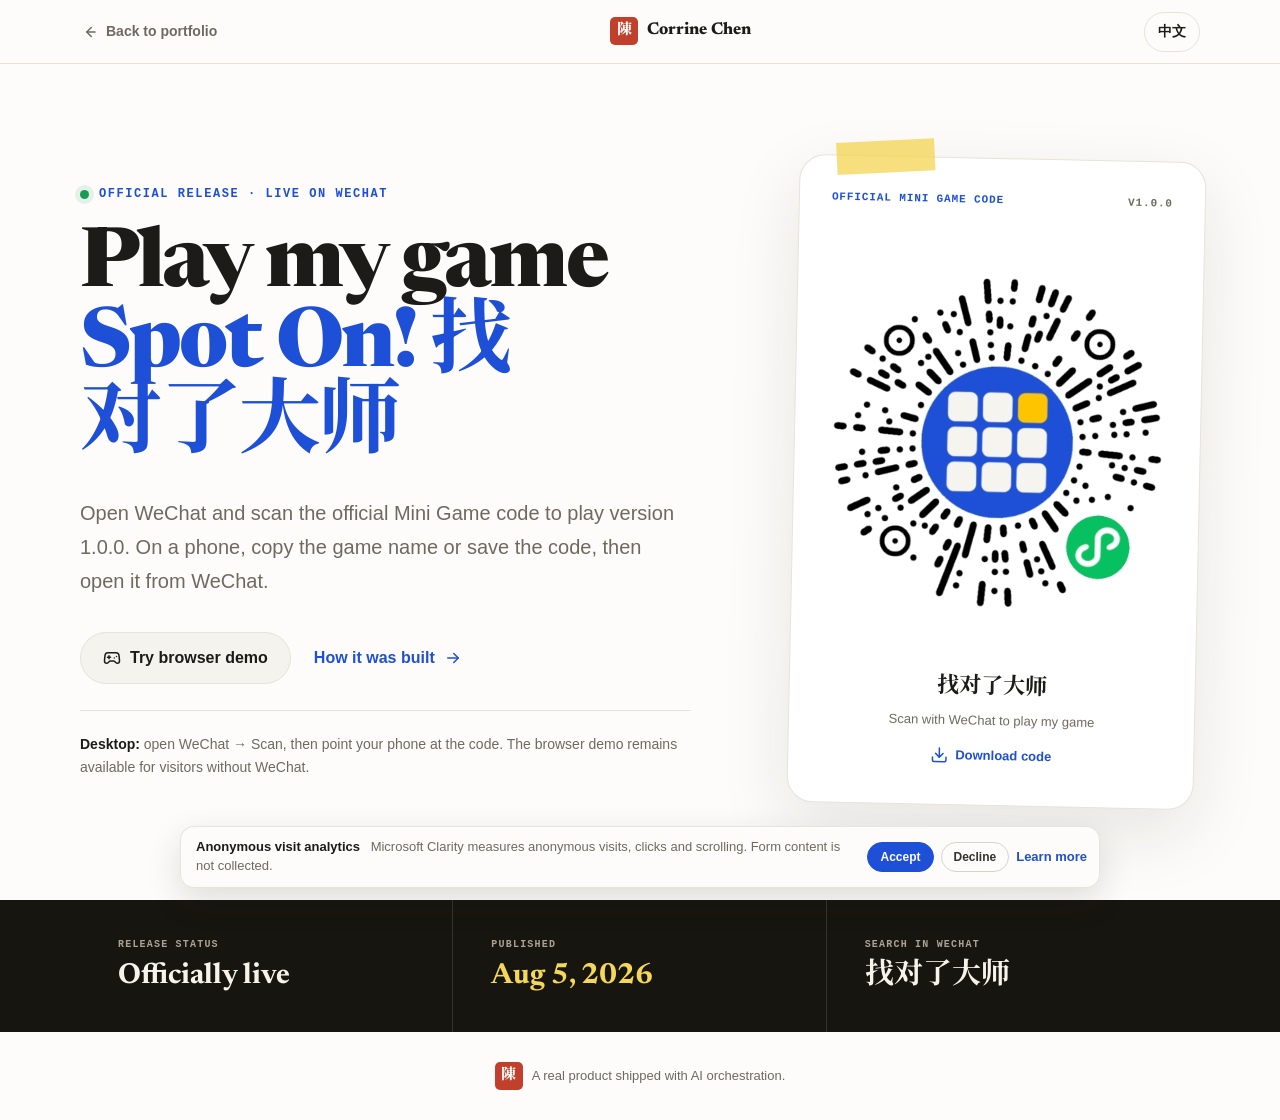
<file: play-official.html>
<!DOCTYPE html>
<html lang="en">
<head>
<meta charset="UTF-8">
<meta name="viewport" content="width=device-width, initial-scale=1.0">
<link rel="icon" type="image/png" sizes="16x16" href="assets/favicon/co-red-star-favicon-16.png">
<link rel="icon" type="image/png" sizes="32x32" href="assets/favicon/co-red-star-favicon-32.png">
<link rel="apple-touch-icon" sizes="180x180" href="assets/favicon/co-red-star-favicon-180.png">
<link rel="canonical" href="https://cojeh.github.io/play-official.html">
<meta name="description" content="Play Corrine Chen's officially launched WeChat mini-game Spot On! 找对了大师, or try the browser demo.">
<meta property="og:title" content="Play Spot On! · Official WeChat Mini Game">
<meta property="og:description" content="Scan the official WeChat Mini Game code for Spot On! 找对了大师, live on WeChat since August 5, 2026.">
<meta property="og:type" content="website">
<meta property="og:url" content="https://cojeh.github.io/play-official.html">
<meta property="og:image" content="https://cojeh.github.io/assets/spoton/spoton-wechat-game-code.png">
<link rel="preconnect" href="https://fonts.googleapis.com">
<link rel="preconnect" href="https://fonts.gstatic.com" crossorigin>
<link href="https://fonts.googleapis.com/css2?family=Newsreader:opsz,wght@6..72,400..800&family=Noto+Serif+SC:wght@600;700;900&display=swap" rel="stylesheet">
<title>Play Spot On! · Official WeChat Mini Game</title>
<style>
  :root{
    --ink:#1c1b18;
    --muted:#6e6a61;
    --paper:#fdfcfa;
    --paper-deep:#f5f3ed;
    --line:#e7e3da;
    --blue:#1d4fd7;
    --blue-deep:#173fae;
    --verm:#c0402b;
    --gold:#b0842b;
    --night:#17150f;
    --serif:"Newsreader","Noto Serif SC",Georgia,"Songti SC","SimSun",serif;
    --sans:-apple-system,BlinkMacSystemFont,"SF Pro Text","Helvetica Neue","Segoe UI","PingFang SC","Microsoft YaHei",sans-serif;
    --mono:ui-monospace,"SF Mono","Cascadia Code",Consolas,monospace;
  }
  *,*::before,*::after{box-sizing:border-box;margin:0;padding:0}
  html{background:var(--paper);scroll-behavior:smooth}
  body{min-height:100vh;overflow-x:hidden;background:var(--paper);color:var(--ink);font-family:var(--sans);line-height:1.65;-webkit-font-smoothing:antialiased}
  button,a{font:inherit}
  button{color:inherit}
  a{color:inherit;text-decoration:none}
  img{display:block;max-width:100%}
  ::selection{background:#f4d758;color:var(--ink)}
  [data-copy="zh"]:not(.mobile-action){display:none}
  body[data-lang="zh"] [data-copy="en"]:not(.mobile-action){display:none}
  body[data-lang="zh"] [data-copy="zh"]:not(.mobile-action){display:revert}
  .icon{width:18px;height:18px;fill:none;stroke:currentColor;stroke-width:2;stroke-linecap:round;stroke-linejoin:round;flex:0 0 auto}

  .topbar{height:64px;border-bottom:1px solid var(--line);background:var(--paper)}
  .topbar-inner{width:min(1120px,calc(100% - 40px));height:100%;margin:0 auto;display:flex;align-items:center;justify-content:space-between;gap:20px}
  .back-link,.language-button{min-height:40px;display:inline-flex;align-items:center;gap:8px;border:0;background:transparent;color:var(--muted);font-size:14px;font-weight:650;cursor:pointer}
  .back-link:hover,.language-button:hover{color:var(--blue)}
  .back-link:focus-visible,.language-button:focus-visible,.button:focus-visible{outline:3px solid rgba(29,79,215,.25);outline-offset:3px}
  .brand{display:flex;align-items:center;gap:9px;font-family:var(--serif);font-size:17px;font-weight:750}
  .seal{display:inline-flex;width:28px;height:28px;align-items:center;justify-content:center;border-radius:5px;background:var(--verm);color:#fdfcfa;font-family:var(--serif);font-size:15px;font-weight:800}
  .language-button{border:1px solid var(--line);border-radius:999px;padding:7px 13px;color:var(--ink)}

  main{overflow:hidden}
  .launcher{position:relative;width:min(1120px,calc(100% - 40px));min-height:calc(100vh - 64px);margin:0 auto;display:grid;grid-template-columns:minmax(0,1.08fr) minmax(330px,.72fr);align-items:center;gap:clamp(48px,8vw,110px);padding:clamp(64px,9vh,110px) 0}
  .launcher::before{position:absolute;z-index:-1;top:8%;right:-17%;width:460px;height:460px;border:40px solid rgba(29,79,215,.055);border-radius:50%;content:""}
  .launcher::after{position:absolute;z-index:-1;bottom:8%;left:-19%;width:260px;height:260px;background:repeating-linear-gradient(0deg,transparent 0 16px,rgba(176,132,43,.11) 16px 18px);border-radius:50%;content:""}
  .copy-column{position:relative;z-index:1;min-width:0}
  .eyebrow{display:flex;align-items:center;gap:10px;margin-bottom:22px;color:var(--blue);font-family:var(--mono);font-size:12px;font-weight:750;letter-spacing:.13em;text-transform:uppercase}
  .live-dot{width:9px;height:9px;border-radius:50%;background:#199b55;box-shadow:0 0 0 5px rgba(25,155,85,.11)}
  h1{max-width:680px;overflow-wrap:anywhere;font-family:var(--serif);font-size:clamp(48px,7.2vw,82px);font-weight:750;letter-spacing:-.028em;line-height:.98;text-wrap:balance}
  .title-accent{display:block;color:var(--blue)}
  .subtitle{max-width:630px;margin-top:28px;color:var(--muted);font-size:clamp(17px,2vw,20px);line-height:1.7;text-wrap:pretty}
  .highlight{background:linear-gradient(transparent 62%,rgba(244,215,88,.55) 62%);padding:0 3px;color:var(--ink);font-weight:700}

  .action-group{display:flex;flex-wrap:wrap;gap:12px;margin-top:34px}
  .button{min-height:48px;display:inline-flex;align-items:center;justify-content:center;gap:9px;border:1px solid transparent;border-radius:999px;padding:12px 22px;font-weight:720;cursor:pointer;transition:transform .18s ease,background .18s ease,border-color .18s ease}
  .button:hover{transform:translateY(-2px)}
  .button-primary{background:var(--blue);color:#fdfcfa}
  .button-primary:hover{background:var(--blue-deep)}
  .button-secondary{border-color:var(--line);background:var(--paper-deep);color:var(--ink)}
  .button-secondary:hover{border-color:#cbc5b9;background:#ece8de}
  .button-text{padding-inline:10px;color:var(--blue)}
  .button-text:hover{text-decoration:underline;text-underline-offset:4px}
  .mobile-action{display:none}
  .support-note{max-width:620px;margin-top:26px;padding-top:22px;border-top:1px solid var(--line);color:var(--muted);font-size:14px}
  .support-note b{color:var(--ink)}

  .code-column{position:relative;z-index:1}
  .code-card{position:relative;padding:clamp(22px,3vw,32px);border:1px solid var(--line);border-radius:26px;background:#fff;box-shadow:0 24px 70px rgba(28,27,24,.10);transform:rotate(1.2deg)}
  .code-card::before{position:absolute;top:-16px;left:36px;width:98px;height:32px;background:rgba(244,215,88,.78);content:"";transform:rotate(-4deg)}
  .code-label{display:flex;align-items:center;justify-content:space-between;gap:14px;margin-bottom:18px;font-family:var(--mono);font-size:11px;font-weight:750;letter-spacing:.08em;text-transform:uppercase}
  .code-label span:first-child{color:var(--blue)}
  .code-label span:last-child{color:var(--muted)}
  .game-code{width:100%;aspect-ratio:1;border-radius:12px;object-fit:contain;background:#fff}
  .code-caption{margin-top:18px;text-align:center}
  .code-caption strong{display:block;font-family:var(--serif);font-size:22px;line-height:1.25}
  .code-caption small{display:block;margin-top:7px;color:var(--muted);font-size:13px}
  .code-download{display:inline-flex;align-items:center;gap:7px;margin-top:14px;color:var(--blue);font-size:13px;font-weight:700}
  .code-download:hover{text-decoration:underline;text-underline-offset:4px}

  .proof-band{background:var(--night);color:#f7f3ea}
  .proof-inner{width:min(1120px,calc(100% - 40px));margin:0 auto;display:grid;grid-template-columns:repeat(3,1fr)}
  .proof-item{min-height:132px;display:flex;flex-direction:column;justify-content:center;padding:26px clamp(20px,3vw,38px);border-right:1px solid rgba(255,255,255,.13)}
  .proof-item:last-child{border-right:0}
  .proof-item small{color:#aaa398;font-family:var(--mono);font-size:10px;font-weight:700;letter-spacing:.12em;text-transform:uppercase}
  .proof-item strong{margin-top:7px;font-family:var(--serif);font-size:clamp(21px,2.7vw,29px);line-height:1.2}
  .proof-item:nth-child(2) strong{color:#f4d758}

  footer{display:flex;align-items:center;justify-content:center;gap:9px;padding:30px 20px;background:var(--paper);color:var(--muted);font-size:13px;text-align:center}
  .toast{position:fixed;z-index:20;right:24px;bottom:24px;max-width:calc(100% - 48px);padding:12px 18px;border-radius:10px;background:var(--night);color:#f7f3ea;font-size:14px;font-weight:650;opacity:0;transform:translateY(12px);pointer-events:none;transition:opacity .2s ease,transform .2s ease}
  .toast.show{opacity:1;transform:none}

  @media(max-width:820px){
    .brand-text{display:none}
    .launcher{display:flex;flex-direction:column;gap:0;min-height:auto;padding:58px 0 72px}
    .launcher>*{min-width:0;max-width:100%}
    .launcher::before{top:2%;right:-65%;width:400px;height:400px}
    .copy-column{display:contents;text-align:center}
    .eyebrow,.action-group{justify-content:center}
    .eyebrow{order:1}
    h1{order:2;max-width:100%;margin-inline:auto;font-size:clamp(40px,12.5vw,56px);line-height:1.25}
    .title-accent{font-size:.94em}
    .subtitle{order:3;margin-inline:auto}
    .code-column{order:4;width:100%;max-width:420px;margin:28px auto 0}
    .action-group{order:5}
    .support-note{order:6;margin-inline:auto}
    .support-note{text-align:left}
    .code-card{transform:none}
    .mobile-action{display:inline-flex}
    .support-note.mobile-action{display:block}
    body:not([data-lang="zh"]) .mobile-action[data-copy="zh"]{display:none}
    body[data-lang="zh"] .mobile-action[data-copy="en"]{display:none}
    .desktop-only{display:none}
    .proof-inner{grid-template-columns:1fr}
    .proof-item{min-height:104px;border-right:0;border-bottom:1px solid rgba(255,255,255,.13);text-align:center}
    .proof-item:last-child{border-bottom:0}
  }
  @media(max-width:520px){
    .topbar-inner,.launcher,.proof-inner{width:calc(100% - 28px);max-width:1120px}
    .topbar{height:58px}
    .topbar .back-label{display:none!important}
    .language-button{min-width:42px;justify-content:center;padding-inline:10px}
    .launcher{padding-top:30px}
    h1{width:100%;max-width:100%;font-size:clamp(33px,10.8vw,42px);line-height:1.25;text-wrap:wrap;word-break:break-word}
    .title-accent{font-size:.9em}
    .eyebrow{margin-bottom:14px}
    .subtitle{margin-top:18px;font-size:15px;line-height:1.6}
    .code-column{max-width:285px;margin-top:18px}
    .action-group{display:grid;grid-template-columns:minmax(0,1fr);width:100%;max-width:100%}
    .button{width:100%}
    .button-text{width:auto;justify-self:center}
    .code-card{padding:14px;border-radius:20px}
    .code-card::before{left:28px;width:82px;height:27px}
    .code-label{margin-top:4px;margin-bottom:10px;font-size:10px}
    .game-code{height:auto}
    .code-caption{margin-top:12px}
    .code-caption strong{font-size:19px}
    .code-caption small{margin-top:4px;font-size:12px}
    .code-download{margin-top:8px}
    .toast{right:14px;bottom:14px;max-width:calc(100% - 28px)}
  }
  @media(prefers-reduced-motion:reduce){
    html{scroll-behavior:auto}
    .button,.toast{transition:none}
    .button:hover{transform:none}
  }
</style>
</head>
<body data-lang="en">
<header class="topbar">
  <div class="topbar-inner">
    <a class="back-link" id="backLink" href="index.html">
      <svg class="icon" viewBox="0 0 24 24" aria-hidden="true"><path d="m15 18-6-6 6-6"/><path d="M9 12h11"/></svg>
      <span class="back-label" data-copy="en">Back to portfolio</span>
      <span class="back-label" data-copy="zh">返回作品集</span>
    </a>
    <div class="brand" aria-label="Corrine Chen">
      <span class="seal">陳</span><span class="brand-text">Corrine Chen</span>
    </div>
    <button class="language-button" id="languageButton" type="button" aria-label="切换到中文">中文</button>
  </div>
</header>

<main>
  <section class="launcher" aria-labelledby="pageTitle">
    <div class="copy-column">
      <p class="eyebrow"><span class="live-dot" aria-hidden="true"></span><span data-copy="en">Official release · live on WeChat</span><span data-copy="zh">正式版本 · 微信已上线</span></p>
      <h1 id="pageTitle">
        <span data-copy="en">Play my game</span><span data-copy="zh">玩我做的小游戏</span>
        <span class="title-accent">Spot On! <span lang="zh-CN">找对了大师</span></span>
      </h1>
      <p class="subtitle" data-copy="en">Open WeChat and scan the official Mini Game code to play version 1.0.0. On a phone, copy the game name or save the code, then open it from WeChat.</p>
      <p class="subtitle" data-copy="zh">打开微信扫描官方小游戏码，即可体验 <span class="highlight">1.0.0 正式版</span>。如果你正在使用手机，可以复制游戏名，或保存小游戏码后从微信打开。</p>

      <div class="action-group" aria-label="Game options">
        <button class="button button-primary mobile-action" id="copyGameName" type="button">
          <svg class="icon" viewBox="0 0 24 24" aria-hidden="true"><rect width="14" height="14" x="8" y="8" rx="2" ry="2"/><path d="M4 16c-1.1 0-2-.9-2-2V4c0-1.1.9-2 2-2h10c1.1 0 2 .9 2 2"/></svg>
          <span data-copy="en">Copy game name</span><span data-copy="zh">复制游戏名</span>
        </button>
        <a class="button button-secondary mobile-action" href="assets/spoton/spoton-wechat-game-code.png" download="SpotOn-WeChat-Mini-Game-Code.png">
          <svg class="icon" viewBox="0 0 24 24" aria-hidden="true"><path d="M21 15v4a2 2 0 0 1-2 2H5a2 2 0 0 1-2-2v-4"/><path d="m7 10 5 5 5-5"/><path d="M12 15V3"/></svg>
          <span data-copy="en">Save game code</span><span data-copy="zh">保存小游戏码</span>
        </a>
        <a class="button button-secondary" href="play/index.html" target="_blank" rel="noopener">
          <svg class="icon" viewBox="0 0 24 24" aria-hidden="true"><line x1="6" x2="10" y1="11" y2="11"/><line x1="8" x2="8" y1="9" y2="13"/><line x1="15" x2="15.01" y1="12" y2="12"/><line x1="18" x2="18.01" y1="10" y2="10"/><path d="M17.32 5H6.68a4 4 0 0 0-3.98 3.59C2.6 9.42 2 14.46 2 16a3 3 0 0 0 3 3c1 0 1.5-.5 2-1l1.41-1.41A2 2 0 0 1 9.83 16h4.34a2 2 0 0 1 1.42.59L17 18c.5.5 1 1 2 1a3 3 0 0 0 3-3c0-1.55-.6-6.58-.69-7.26A4 4 0 0 0 17.32 5Z"/></svg>
          <span data-copy="en">Try browser demo</span><span data-copy="zh">试玩网页 Demo</span>
        </a>
        <a class="button button-text" id="caseStudyLink" href="dashboard.en.html">
          <span data-copy="en">How it was built</span><span data-copy="zh">了解它如何做出来</span>
          <svg class="icon" viewBox="0 0 24 24" aria-hidden="true"><path d="M5 12h14"/><path d="m13 6 6 6-6 6"/></svg>
        </a>
      </div>

      <p class="support-note desktop-only" data-copy="en"><b>Desktop:</b> open WeChat → Scan, then point your phone at the code. The browser demo remains available for visitors without WeChat.</p>
      <p class="support-note desktop-only" data-copy="zh"><b>电脑端：</b>打开微信 → 扫一扫，用手机扫描右侧小游戏码。没有微信的访客仍可使用网页 Demo。</p>
      <p class="support-note mobile-action" data-copy="en"><b>Phone:</b> copy “找对了大师” and paste it into WeChat search, or save the code and choose it from WeChat → Scan → Album.</p>
      <p class="support-note mobile-action" data-copy="zh"><b>手机端：</b>复制“找对了大师”并粘贴到微信搜索；也可以保存小游戏码，再进入微信 → 扫一扫 → 相册选择。</p>
    </div>

    <figure class="code-column">
      <div class="code-card">
        <div class="code-label"><span data-copy="en">Official Mini Game code</span><span data-copy="zh">官方小游戏码</span><span>v1.0.0</span></div>
        <img class="game-code" src="assets/spoton/spoton-wechat-game-code.png" width="430" height="430" alt="Official WeChat Mini Game code for Spot On! 找对了大师">
        <figcaption class="code-caption">
          <strong lang="zh-CN">找对了大师</strong>
          <small data-copy="en">Scan with WeChat to play my game</small>
          <small data-copy="zh">使用微信扫码，玩我做的小游戏</small>
          <a class="code-download" href="assets/spoton/spoton-wechat-game-code.png" download="SpotOn-WeChat-Mini-Game-Code.png">
            <svg class="icon" viewBox="0 0 24 24" aria-hidden="true"><path d="M21 15v4a2 2 0 0 1-2 2H5a2 2 0 0 1-2-2v-4"/><path d="m7 10 5 5 5-5"/><path d="M12 15V3"/></svg>
            <span data-copy="en">Download code</span><span data-copy="zh">下载小游戏码</span>
          </a>
        </figcaption>
      </div>
    </figure>
  </section>

  <section class="proof-band" aria-label="Launch facts">
    <div class="proof-inner">
      <div class="proof-item"><small data-copy="en">Release status</small><small data-copy="zh">发布状态</small><strong data-copy="en">Officially live</strong><strong data-copy="zh">正式上线</strong></div>
      <div class="proof-item"><small data-copy="en">Published</small><small data-copy="zh">上线时间</small><strong>Aug 5, 2026</strong></div>
      <div class="proof-item"><small data-copy="en">Search in WeChat</small><small data-copy="zh">微信搜索</small><strong lang="zh-CN">找对了大师</strong></div>
    </div>
  </section>
</main>

<footer><span class="seal">陳</span><span data-copy="en">A real product shipped with AI orchestration.</span><span data-copy="zh">一个由 AI 编排推动、真正上线的产品。</span></footer>
<div class="toast" id="toast" role="status" aria-live="polite"></div>

<script>
  const body = document.body;
  const languageButton = document.getElementById('languageButton');
  const backLink = document.getElementById('backLink');
  const caseStudyLink = document.getElementById('caseStudyLink');
  const copyGameName = document.getElementById('copyGameName');
  const toast = document.getElementById('toast');
  const params = new URLSearchParams(window.location.search);

  function setLanguage(language) {
    const lang = language === 'zh' ? 'zh' : 'en';
    body.dataset.lang = lang;
    document.documentElement.lang = lang === 'zh' ? 'zh-CN' : 'en';
    languageButton.textContent = lang === 'zh' ? 'EN' : '中文';
    languageButton.setAttribute('aria-label', lang === 'zh' ? 'Switch to English' : '切换到中文');
    backLink.href = lang === 'zh' ? 'index.zh.html' : 'index.html';
    caseStudyLink.href = lang === 'zh' ? 'dashboard.html' : 'dashboard.en.html';
    document.title = lang === 'zh' ? '玩《找对了大师》· 正式微信小游戏' : 'Play Spot On! · Official WeChat Mini Game';
    const nextUrl = new URL(window.location.href);
    nextUrl.searchParams.set('lang', lang);
    window.history.replaceState({}, '', nextUrl);
  }

  async function copyName() {
    const gameName = '找对了大师';
    try {
      await navigator.clipboard.writeText(gameName);
    } catch (error) {
      const input = document.createElement('textarea');
      input.value = gameName;
      input.setAttribute('readonly', '');
      input.style.position = 'fixed';
      input.style.opacity = '0';
      document.body.appendChild(input);
      input.select();
      document.execCommand('copy');
      input.remove();
    }
    toast.textContent = body.dataset.lang === 'zh' ? '已复制：找对了大师' : 'Copied: 找对了大师';
    toast.classList.add('show');
    window.clearTimeout(copyName.toastTimer);
    copyName.toastTimer = window.setTimeout(() => toast.classList.remove('show'), 2200);
  }

  languageButton.addEventListener('click', () => setLanguage(body.dataset.lang === 'zh' ? 'en' : 'zh'));
  copyGameName.addEventListener('click', copyName);
  setLanguage(params.get('lang'));
</script>
<script src="portfolio-analytics.js"></script>
</body>
</html>
</file>
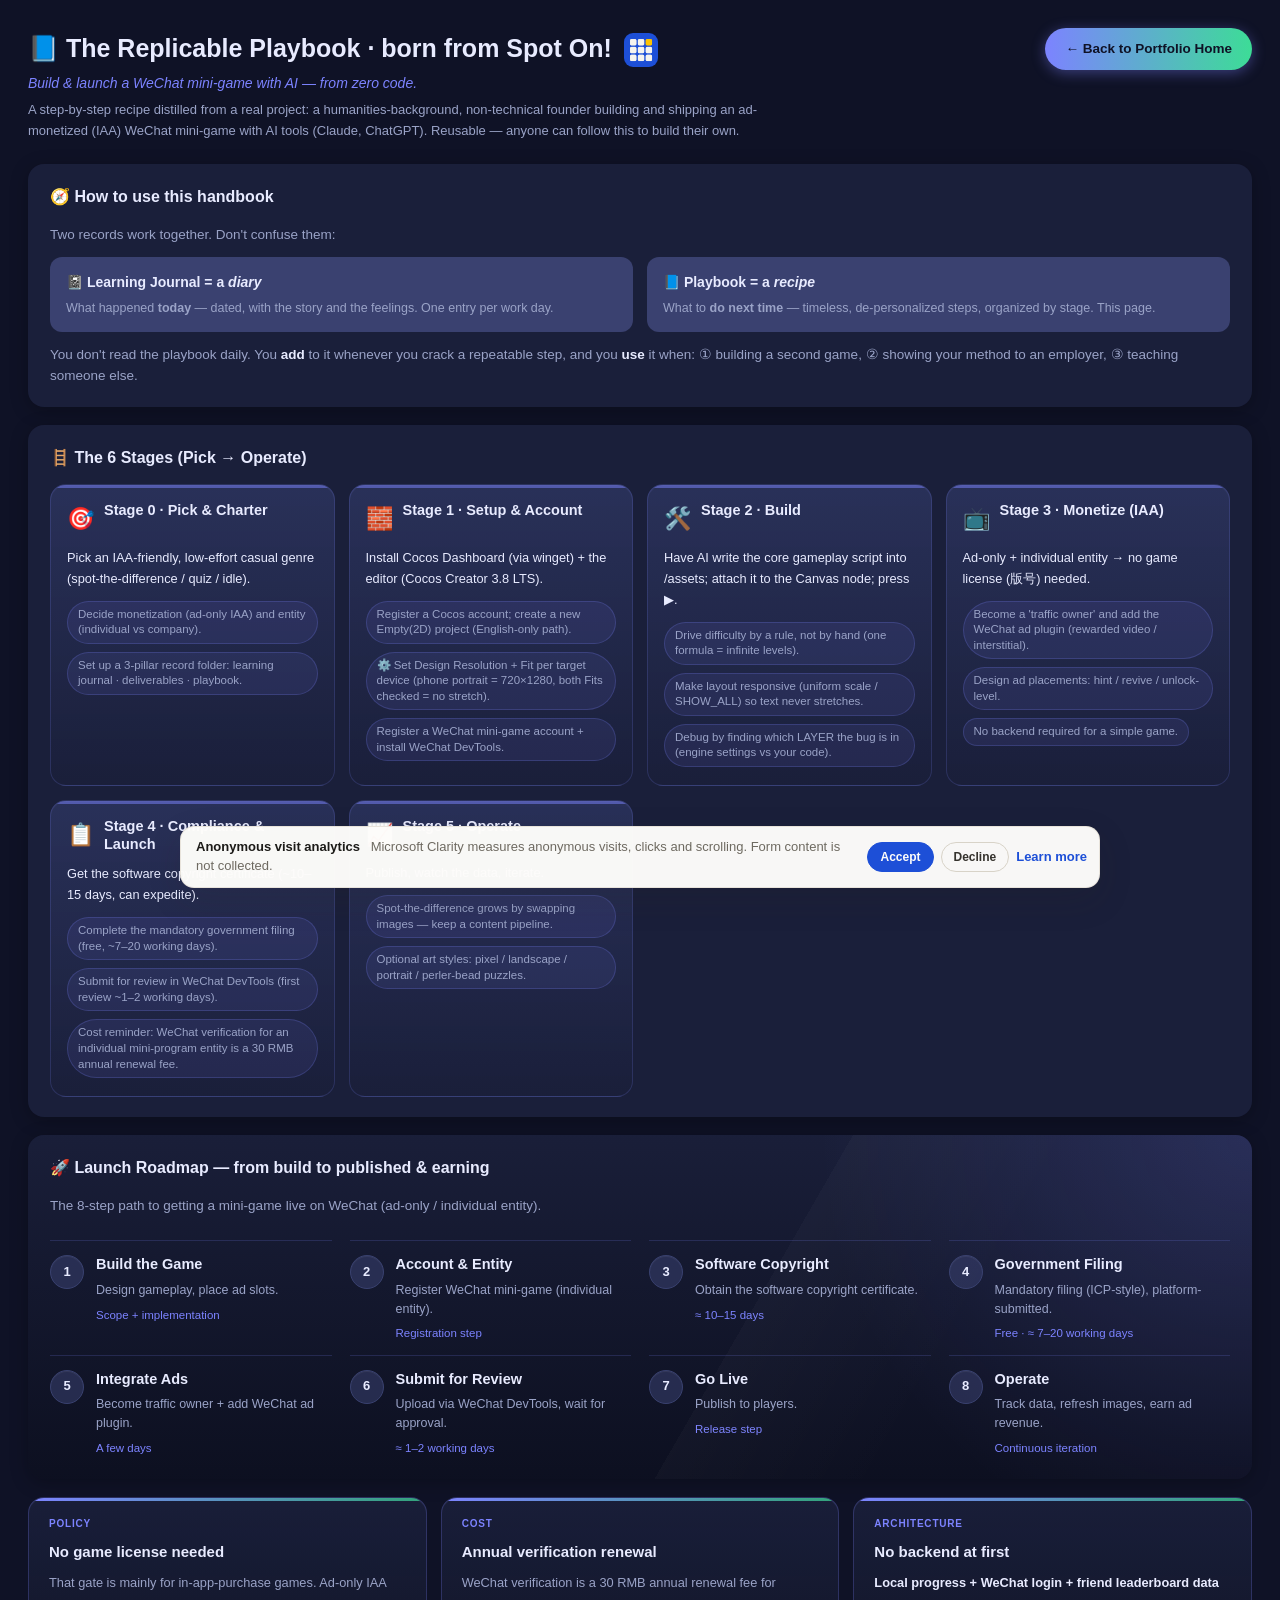
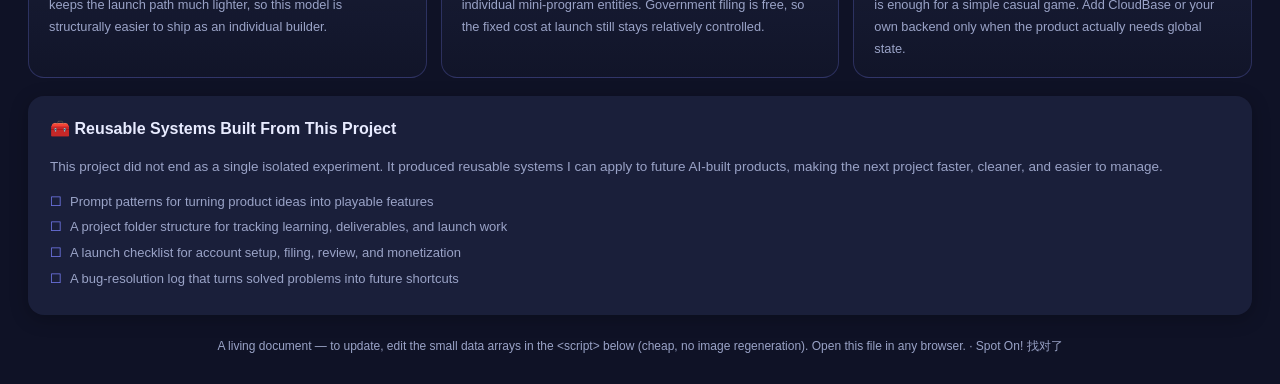
<file: playbook.html>
<!DOCTYPE html>
<html lang="en">
<head>
<meta charset="UTF-8">
<meta name="viewport" content="width=device-width, initial-scale=1.0">
<script type="text/javascript">
    (function(c,l,a,r,i,t,y){
        c[a]=c[a]||function(){(c[a].q=c[a].q||[]).push(arguments)};
        t=l.createElement(r);t.async=1;t.src="https://www.clarity.ms/tag/"+i;
        y=l.getElementsByTagName(r)[0];y.parentNode.insertBefore(t,y);
    })(window, document, "clarity", "script", "xsginfmfo5");
</script>
<link rel="icon" type="image/png" sizes="16x16" href="assets/favicon/co-red-star-favicon-16.png">
<link rel="icon" type="image/png" sizes="32x32" href="assets/favicon/co-red-star-favicon-32.png">
<link rel="apple-touch-icon" sizes="180x180" href="assets/favicon/co-red-star-favicon-180.png">
<link rel="shortcut icon" href="assets/favicon/favicon.ico">
<title>The Replicable Playbook · born from Spot On!</title>
<style>
  :root{
    --bg:#0f1226; --card:#1a1f3a; --ink:#e8ebff; --muted:#9aa3c7;
    --done:#3ddc97; --doing:#ffce54; --todo:#3a4170; --accent:#7c83ff;
  }
  *{box-sizing:border-box;margin:0;padding:0}
  body{font-family:"Segoe UI","Microsoft YaHei",sans-serif;background:var(--bg);color:var(--ink);padding:28px;line-height:1.6}
  a{color:var(--accent);text-decoration:none}
  a:hover{text-decoration:underline}
  .top{display:flex;justify-content:space-between;align-items:flex-start;flex-wrap:wrap;gap:10px}
  h1{font-size:25px;margin-bottom:4px}
  .hero-title{display:flex;align-items:center;gap:12px;flex-wrap:wrap}
  .hero-logo{width:34px;height:34px;border-radius:9px;flex:0 0 auto}
  .motto{color:var(--accent);font-style:italic;font-size:14px;margin-bottom:6px}
  .sub{color:var(--muted);margin-bottom:22px;font-size:13px;max-width:760px}
  .backlink{display:inline-flex;align-items:center;gap:7px;background:linear-gradient(90deg,var(--accent),var(--done));color:#0f1226;font-weight:700;font-size:13.5px;padding:10px 20px;border-radius:99px;text-decoration:none;box-shadow:0 3px 14px rgba(124,131,255,.4);white-space:nowrap;transition:.15s}
  .backlink:hover{text-decoration:none;transform:translateY(-1px);box-shadow:0 5px 18px rgba(124,131,255,.55)}
  .grid{display:grid;gap:18px}
  .card{background:var(--card);border-radius:16px;padding:20px 22px;box-shadow:0 4px 18px rgba(0,0,0,.25)}
  .card h2{font-size:16px;margin-bottom:14px;display:flex;align-items:center;gap:8px}
  .lead{font-size:13.5px;color:var(--muted)}
  .lead b{color:var(--ink)}
  /* how-to two-col */
  .twocol{display:grid;grid-template-columns:1fr 1fr;gap:14px}
  .mini{background:var(--todo);border-radius:12px;padding:14px 16px}
  .mini .t{font-weight:700;margin-bottom:4px;font-size:14px}
  .mini .d{font-size:12.5px;color:var(--muted)}
  /* stage pipeline */
  .stages{display:grid;grid-template-columns:repeat(auto-fit,minmax(260px,1fr));gap:14px}
  .stage{position:relative;overflow:hidden;background:linear-gradient(180deg,rgba(45,53,96,.82),rgba(26,31,58,.96));border-radius:16px;padding:16px 16px 18px;border:1px solid rgba(124,131,255,.18);box-shadow:inset 0 1px 0 rgba(255,255,255,.04)}
  .stage::before{content:"";position:absolute;left:0;right:0;top:0;height:3px;background:rgba(124,131,255,.5)}
  .stage .head{display:flex;align-items:flex-start;gap:10px;margin-bottom:10px}
  .stage .ic{font-size:22px}
  .stage .nm{font-weight:700;font-size:14.5px;line-height:1.25}
  .stage .summary{font-size:12.8px;color:var(--ink);line-height:1.65;margin-bottom:12px}
  .stage .points{display:flex;flex-wrap:wrap;gap:8px}
  .stage .points span{display:inline-flex;align-items:center;padding:5px 10px;border-radius:999px;background:rgba(124,131,255,.10);border:1px solid rgba(124,131,255,.22);font-size:11.5px;color:var(--muted);line-height:1.35}
  /* launch section */
  .launch-card{position:relative;overflow:hidden;background:
    radial-gradient(circle at top right,rgba(124,131,255,.16),transparent 34%),
    linear-gradient(180deg,rgba(26,31,58,.98),rgba(13,16,33,.98))}
  .launch-card::before{content:"";position:absolute;inset:0;pointer-events:none;background:
    linear-gradient(120deg,transparent 0,transparent 58%,rgba(255,255,255,.025) 58%,transparent 74%)}
  .roadwrap{padding:8px 0 2px;overflow:visible}
  .road{display:grid;grid-template-columns:repeat(4,minmax(0,1fr));gap:12px 18px}
  .step{display:grid;grid-template-columns:34px 1fr;gap:12px;align-items:start;padding-top:14px;border-top:1px solid rgba(124,131,255,.18)}
  .step .num{width:34px;height:34px;border-radius:99px;background:rgba(58,65,112,.55);color:var(--ink);display:flex;align-items:center;justify-content:center;font-weight:700;font-size:13px;border:1px solid #39416f;box-shadow:inset 0 1px 0 rgba(255,255,255,.06)}
  .step .body{background:transparent;border:none;padding:0;min-height:auto;display:flex;flex-direction:column;gap:6px}
  .step .st{font-weight:700;font-size:14.5px;line-height:1.35}
  .step .cap{font-size:12.5px;color:var(--muted);line-height:1.5}
  .step .time{font-size:11.5px;color:var(--accent)}
  .launch-notes{display:grid;grid-template-columns:repeat(3,minmax(0,1fr));gap:14px}
  .launch-note{position:relative;overflow:hidden;background:linear-gradient(180deg,rgba(26,31,58,.96),rgba(18,22,42,.9));border:1px solid rgba(124,131,255,.24);border-radius:16px;padding:18px 20px;min-height:168px;display:flex;flex-direction:column;box-shadow:inset 0 1px 0 rgba(255,255,255,.04)}
  .launch-note::before{content:"";position:absolute;left:0;right:0;top:0;height:3px;background:linear-gradient(90deg,var(--accent),rgba(61,220,151,.7))}
  .launch-note .meta{font-size:10px;font-weight:700;letter-spacing:.08em;text-transform:uppercase;color:var(--accent);margin-bottom:10px}
  .launch-note h3{font-size:15px;margin-bottom:10px;line-height:1.35}
  .launch-note p{font-size:12.8px;color:var(--muted);line-height:1.7}
  .launch-note .price{display:none}
  .launch-note strong{color:var(--ink)}
  @media(max-width:980px){
    .road{grid-template-columns:repeat(2,minmax(0,1fr))}
    .launch-notes{grid-template-columns:1fr}
  }
  @media(max-width:560px){
    .road{grid-template-columns:1fr}
  }
  /* checklist */
  .check li{font-size:13px;color:var(--muted);margin:5px 0;list-style:none}
  .check li::before{content:"☐";margin-right:8px;color:var(--accent)}
  .foot{color:var(--muted);font-size:12px;margin-top:22px;text-align:center}
</style>
</head>
<body>
  <div class="top">
    <div>
      <div class="hero-title">
        <h1>📘 The Replicable Playbook · born from Spot On!</h1>
        <img class="hero-logo" src="assets/brand/spoton-icon-B-cobalt.png" alt="Spot On official logo">
      </div>
      <div class="motto">Build &amp; launch a WeChat mini-game with AI — from zero code.</div>
    </div>
    <a class="backlink" href="index.html">← Back to Portfolio Home</a>
  </div>
  <div class="sub">
    A step-by-step recipe distilled from a real project: a humanities-background, non-technical founder building and shipping an ad-monetized (IAA) WeChat mini-game with AI tools (Claude, ChatGPT). Reusable — anyone can follow this to build their own.
  </div>

  <div class="grid">

    <!-- How to use -->
    <div class="card">
      <h2>🧭 How to use this handbook</h2>
      <div class="lead" style="margin-bottom:12px">Two records work together. Don't confuse them:</div>
      <div class="twocol">
        <div class="mini"><div class="t">📓 Learning Journal = a <i>diary</i></div><div class="d">What happened <b>today</b> — dated, with the story and the feelings. One entry per work day.</div></div>
        <div class="mini"><div class="t">📘 Playbook = a <i>recipe</i></div><div class="d">What to <b>do next time</b> — timeless, de-personalized steps, organized by stage. This page.</div></div>
      </div>
      <div class="lead" style="margin-top:12px">
        You don't read the playbook daily. You <b>add</b> to it whenever you crack a repeatable step, and you <b>use</b> it when: ① building a second game, ② showing your method to an employer, ③ teaching someone else.
      </div>
    </div>

    <!-- Stage pipeline -->
    <div class="card" id="six-stages">
      <h2>🪜 The 6 Stages (Pick → Operate)</h2>
      <div class="stages" id="stages"></div>
    </div>

    <!-- Launch roadmap -->
    <div class="card launch-card">
      <h2>🚀 Launch Roadmap — from build to published &amp; earning</h2>
      <div class="lead" style="margin-bottom:16px">The 8-step path to getting a mini-game live on WeChat (ad-only / individual entity).</div>
      <div class="roadwrap"><div class="road" id="road"></div></div>
    </div>

    <div class="launch-notes">
      <div class="launch-note">
        <div class="meta">Policy</div>
        <h3>No game license needed</h3>
        <p>That gate is mainly for in-app-purchase games. Ad-only IAA keeps the launch path much lighter, so this model is structurally easier to ship as an individual builder.</p>
      </div>
      <div class="launch-note">
        <div class="meta">Cost</div>
        <div class="price">¥30</div>
        <h3>Annual verification renewal</h3>
        <p>WeChat verification is a 30 RMB annual renewal fee for individual mini-program entities. Government filing is free, so the fixed cost at launch still stays relatively controlled.</p>
      </div>
      <div class="launch-note">
        <div class="meta">Architecture</div>
        <h3>No backend at first</h3>
        <p><strong>Local progress + WeChat login + friend leaderboard data</strong> is enough for a simple casual game. Add CloudBase or your own backend only when the product actually needs global state.</p>
      </div>
    </div>

    <!-- Reusable assets -->
    <div class="card">
      <h2>🧰 Reusable Systems Built From This Project</h2>
      <div class="lead" style="margin-bottom:14px">This project did not end as a single isolated experiment. It produced reusable systems I can apply to future AI-built products, making the next project faster, cleaner, and easier to manage.</div>
      <ul class="check" id="assets"></ul>
    </div>

  </div>

  <div class="foot">A living document — to update, edit the small data arrays in the &lt;script&gt; below (cheap, no image regeneration). Open this file in any browser. · Spot On! 找对了</div>

<script>
/* ====== Edit the data below; the page re-renders itself ====== */

const stages = [
  {ic:"🎯", nm:"Stage 0 · Pick &amp; Charter", steps:[
    "Pick an IAA-friendly, low-effort casual genre (spot-the-difference / quiz / idle).",
    "Decide monetization (ad-only IAA) and entity (individual vs company).",
    "Set up a 3-pillar record folder: learning journal · deliverables · playbook."
  ]},
  {ic:"🧱", nm:"Stage 1 · Setup &amp; Account", steps:[
    "Install Cocos Dashboard (via winget) + the editor (Cocos Creator 3.8 LTS).",
    "Register a Cocos account; create a new Empty(2D) project (English-only path).",
    "⚙️ Set Design Resolution + Fit per target device (phone portrait = 720×1280, both Fits checked = no stretch).",
    "Register a WeChat mini-game account + install WeChat DevTools."
  ]},
  {ic:"🛠️", nm:"Stage 2 · Build", steps:[
    "Have AI write the core gameplay script into /assets; attach it to the Canvas node; press ▶.",
    "Drive difficulty by a rule, not by hand (one formula = infinite levels).",
    "Make layout responsive (uniform scale / SHOW_ALL) so text never stretches.",
    "Debug by finding which LAYER the bug is in (engine settings vs your code)."
  ]},
  {ic:"📺", nm:"Stage 3 · Monetize (IAA)", steps:[
    "Ad-only + individual entity → no game license (版号) needed.",
    "Become a 'traffic owner' and add the WeChat ad plugin (rewarded video / interstitial).",
    "Design ad placements: hint / revive / unlock-level.",
    "No backend required for a simple game."
  ]},
  {ic:"📋", nm:"Stage 4 · Compliance &amp; Launch", steps:[
    "Get the software copyright certificate (~10–15 days, can expedite).",
    "Complete the mandatory government filing (free, ~7–20 working days).",
    "Submit for review in WeChat DevTools (first review ~1–2 working days).",
    "Cost reminder: WeChat verification for an individual mini-program entity is a 30 RMB annual renewal fee."
  ]},
  {ic:"📈", nm:"Stage 5 · Operate", steps:[
    "Publish, watch the data, iterate.",
    "Spot-the-difference grows by swapping images — keep a content pipeline.",
    "Optional art styles: pixel / landscape / portrait / perler-bead puzzles."
  ]}
];

// Launch roadmap: a reusable sequence from build to operation.
const roadmap = [
  {st:"Build the Game", cap:"Design gameplay, place ad slots.", time:"Scope + implementation"},
  {st:"Account &amp; Entity", cap:"Register WeChat mini-game (individual entity).", time:"Registration step"},
  {st:"Software Copyright", cap:"Obtain the software copyright certificate.", time:"≈ 10–15 days"},
  {st:"Government Filing", cap:"Mandatory filing (ICP-style), platform-submitted.", time:"Free · ≈ 7–20 working days"},
  {st:"Integrate Ads", cap:"Become traffic owner + add WeChat ad plugin.", time:"A few days"},
  {st:"Submit for Review", cap:"Upload via WeChat DevTools, wait for approval.", time:"≈ 1–2 working days"},
  {st:"Go Live", cap:"Publish to players.", time:"Release step"},
  {st:"Operate", cap:"Track data, refresh images, earn ad revenue.", time:"Continuous iteration"}
];

const assets = [
  "Prompt patterns for turning product ideas into playable features",
  "A project folder structure for tracking learning, deliverables, and launch work",
  "A launch checklist for account setup, filing, review, and monetization",
  "A bug-resolution log that turns solved problems into future shortcuts"
];

/* ====== Renderers ====== */
document.getElementById("stages").innerHTML = stages.map(s=>`
  <div class="stage">
    <div class="head"><span class="ic">${s.ic}</span><span class="nm">${s.nm}</span></div>
    <div class="summary">${s.steps[0]}</div>
    <div class="points">${s.steps.slice(1).map(t=>`<span>${t}</span>`).join("")}</div>
  </div>`).join("");

document.getElementById("road").innerHTML = roadmap.map((r,i)=>`
  <div class="step">
    <div class="num">${i+1}</div>
    <div class="body">
      <div class="st">${r.st}</div>
      <div class="cap">${r.cap}</div>
      <div class="time">${r.time}</div>
    </div>
  </div>`).join("");

document.getElementById("assets").innerHTML = assets.map(a=>`<li>${a}</li>`).join("");
</script>
<script src="portfolio-analytics.js"></script>
</body>
</html>
</file>
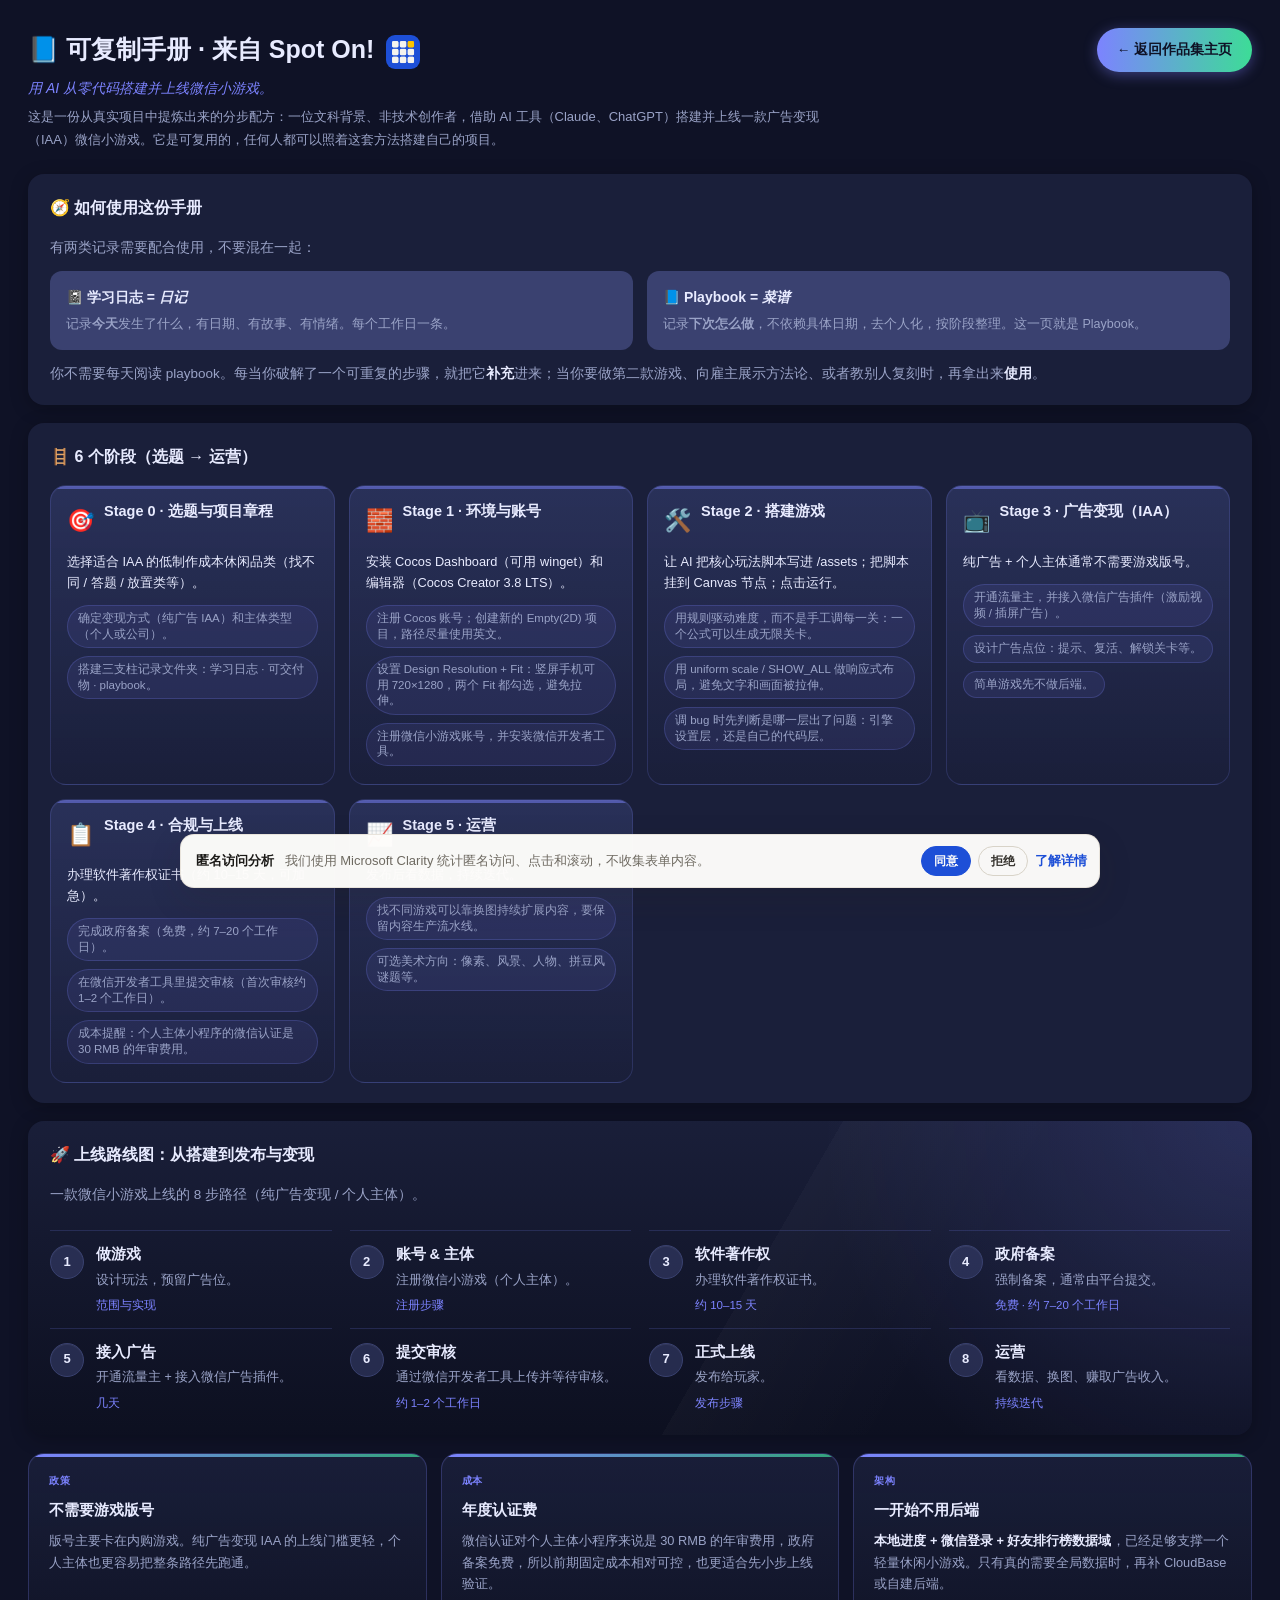
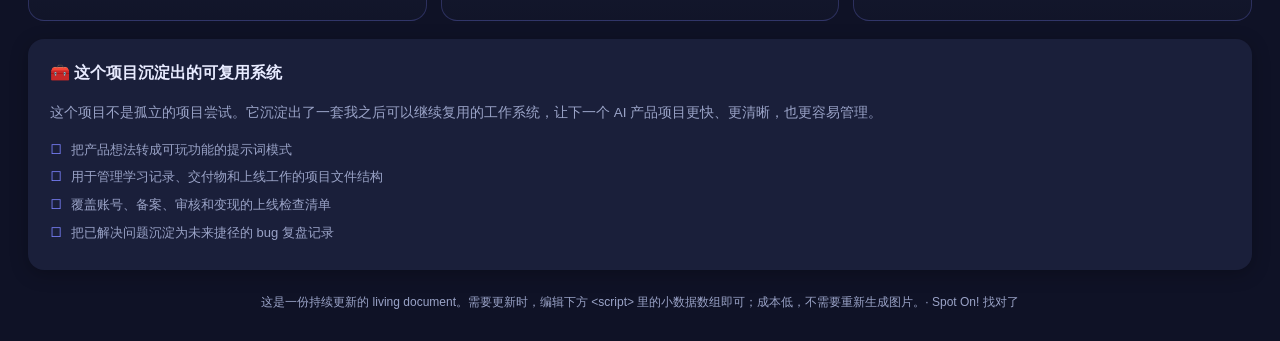
<file: playbook.zh.html>
<!DOCTYPE html>
<html lang="zh-CN">
<head>
<meta charset="UTF-8">
<meta name="viewport" content="width=device-width, initial-scale=1.0">
<script type="text/javascript">
    (function(c,l,a,r,i,t,y){
        c[a]=c[a]||function(){(c[a].q=c[a].q||[]).push(arguments)};
        t=l.createElement(r);t.async=1;t.src="https://www.clarity.ms/tag/"+i;
        y=l.getElementsByTagName(r)[0];y.parentNode.insertBefore(t,y);
    })(window, document, "clarity", "script", "xsginfmfo5");
</script>
<link rel="icon" type="image/png" sizes="16x16" href="assets/favicon/co-red-star-favicon-16.png">
<link rel="icon" type="image/png" sizes="32x32" href="assets/favicon/co-red-star-favicon-32.png">
<link rel="apple-touch-icon" sizes="180x180" href="assets/favicon/co-red-star-favicon-180.png">
<link rel="shortcut icon" href="assets/favicon/favicon.ico">
<title>可复制手册 · 来自 Spot On!</title>
<style>
  :root{
    --bg:#0f1226; --card:#1a1f3a; --ink:#e8ebff; --muted:#9aa3c7;
    --done:#3ddc97; --doing:#ffce54; --todo:#3a4170; --accent:#7c83ff;
  }
  *{box-sizing:border-box;margin:0;padding:0}
  body{font-family:"Segoe UI","Microsoft YaHei",sans-serif;background:var(--bg);color:var(--ink);padding:28px;line-height:1.75}
  a{color:var(--accent);text-decoration:none}
  a:hover{text-decoration:underline}
  .top{display:flex;justify-content:space-between;align-items:flex-start;flex-wrap:wrap;gap:10px}
  h1{font-size:25px;margin-bottom:4px}
  .hero-title{display:flex;align-items:center;gap:12px;flex-wrap:wrap}
  .hero-logo{width:34px;height:34px;border-radius:9px;flex:0 0 auto}
  .motto{color:var(--accent);font-style:italic;font-size:14px;margin-bottom:6px}
  .sub{color:var(--muted);margin-bottom:22px;font-size:13px;max-width:800px}
  .backlink{display:inline-flex;align-items:center;gap:7px;background:linear-gradient(90deg,var(--accent),var(--done));color:#0f1226;font-weight:700;font-size:13.5px;padding:10px 20px;border-radius:99px;text-decoration:none;box-shadow:0 3px 14px rgba(124,131,255,.4);white-space:nowrap;transition:.15s}
  .backlink:hover{text-decoration:none;transform:translateY(-1px);box-shadow:0 5px 18px rgba(124,131,255,.55)}
  .grid{display:grid;gap:18px}
  .card{background:var(--card);border-radius:16px;padding:20px 22px;box-shadow:0 4px 18px rgba(0,0,0,.25)}
  .card h2{font-size:16px;margin-bottom:14px;display:flex;align-items:center;gap:8px}
  .lead{font-size:13.5px;color:var(--muted)}
  .lead b{color:var(--ink)}
  .twocol{display:grid;grid-template-columns:1fr 1fr;gap:14px}
  .mini{background:var(--todo);border-radius:12px;padding:14px 16px}
  .mini .t{font-weight:700;margin-bottom:4px;font-size:14px}
  .mini .d{font-size:12.5px;color:var(--muted)}
  .stages{display:grid;grid-template-columns:repeat(auto-fit,minmax(260px,1fr));gap:14px}
  .stage{position:relative;overflow:hidden;background:linear-gradient(180deg,rgba(45,53,96,.82),rgba(26,31,58,.96));border-radius:16px;padding:16px 16px 18px;border:1px solid rgba(124,131,255,.18);box-shadow:inset 0 1px 0 rgba(255,255,255,.04)}
  .stage::before{content:"";position:absolute;left:0;right:0;top:0;height:3px;background:rgba(124,131,255,.5)}
  .stage .head{display:flex;align-items:flex-start;gap:10px;margin-bottom:10px}
  .stage .ic{font-size:22px}
  .stage .nm{font-weight:700;font-size:14.5px;line-height:1.25}
  .stage .summary{font-size:12.8px;color:var(--ink);line-height:1.65;margin-bottom:12px}
  .stage .points{display:flex;flex-wrap:wrap;gap:8px}
  .stage .points span{display:inline-flex;align-items:center;padding:5px 10px;border-radius:999px;background:rgba(124,131,255,.10);border:1px solid rgba(124,131,255,.22);font-size:11.5px;color:var(--muted);line-height:1.35}
  .launch-card{position:relative;overflow:hidden;background:
    radial-gradient(circle at top right,rgba(124,131,255,.16),transparent 34%),
    linear-gradient(180deg,rgba(26,31,58,.98),rgba(13,16,33,.98))}
  .launch-card::before{content:"";position:absolute;inset:0;pointer-events:none;background:
    linear-gradient(120deg,transparent 0,transparent 58%,rgba(255,255,255,.025) 58%,transparent 74%)}
  .roadwrap{padding:8px 0 2px;overflow:visible}
  .road{display:grid;grid-template-columns:repeat(4,minmax(0,1fr));gap:12px 18px}
  .step{display:grid;grid-template-columns:34px 1fr;gap:12px;align-items:start;padding-top:14px;border-top:1px solid rgba(124,131,255,.18)}
  .step .num{width:34px;height:34px;border-radius:99px;background:rgba(58,65,112,.55);color:var(--ink);display:flex;align-items:center;justify-content:center;font-weight:700;font-size:13px;border:1px solid #39416f;box-shadow:inset 0 1px 0 rgba(255,255,255,.06)}
  .step .body{background:transparent;border:none;padding:0;min-height:auto;display:flex;flex-direction:column;gap:6px}
  .step .st{font-weight:700;font-size:14.5px;line-height:1.35}
  .step .cap{font-size:12.5px;color:var(--muted);line-height:1.5}
  .step .time{font-size:11.5px;color:var(--accent)}
  .launch-notes{display:grid;grid-template-columns:repeat(3,minmax(0,1fr));gap:14px}
  .launch-note{position:relative;overflow:hidden;background:linear-gradient(180deg,rgba(26,31,58,.96),rgba(18,22,42,.9));border:1px solid rgba(124,131,255,.24);border-radius:16px;padding:18px 20px;min-height:168px;display:flex;flex-direction:column;box-shadow:inset 0 1px 0 rgba(255,255,255,.04)}
  .launch-note::before{content:"";position:absolute;left:0;right:0;top:0;height:3px;background:linear-gradient(90deg,var(--accent),rgba(61,220,151,.7))}
  .launch-note .meta{font-size:10px;font-weight:700;letter-spacing:.08em;text-transform:uppercase;color:var(--accent);margin-bottom:10px}
  .launch-note h3{font-size:15px;margin-bottom:10px;line-height:1.35}
  .launch-note p{font-size:12.8px;color:var(--muted);line-height:1.7}
  .launch-note .price{display:none}
  .launch-note strong{color:var(--ink)}
  .check li{font-size:13px;color:var(--muted);margin:5px 0;list-style:none}
  .check li::before{content:"☐";margin-right:8px;color:var(--accent)}
  .foot{color:var(--muted);font-size:12px;margin-top:22px;text-align:center}
  @media(max-width:720px){
    body{padding:18px}
    .twocol{grid-template-columns:1fr}
  }
  @media(max-width:980px){
    .road{grid-template-columns:repeat(2,minmax(0,1fr))}
    .launch-notes{grid-template-columns:1fr}
  }
  @media(max-width:560px){
    .road{grid-template-columns:1fr}
  }
</style>
</head>
<body>
  <div class="top">
    <div>
      <div class="hero-title">
        <h1>📘 可复制手册 · 来自 Spot On!</h1>
        <img class="hero-logo" src="assets/brand/spoton-icon-B-cobalt.png" alt="Spot On official logo">
      </div>
      <div class="motto">用 AI 从零代码搭建并上线微信小游戏。</div>
    </div>
    <a class="backlink" href="index.zh.html">← 返回作品集主页</a>
  </div>
  <div class="sub">
    这是一份从真实项目中提炼出来的分步配方：一位文科背景、非技术创作者，借助 AI 工具（Claude、ChatGPT）搭建并上线一款广告变现（IAA）微信小游戏。它是可复用的，任何人都可以照着这套方法搭建自己的项目。
  </div>

  <div class="grid">

    <div class="card">
      <h2>🧭 如何使用这份手册</h2>
      <div class="lead" style="margin-bottom:12px">有两类记录需要配合使用，不要混在一起：</div>
      <div class="twocol">
        <div class="mini"><div class="t">📓 学习日志 = <i>日记</i></div><div class="d">记录<b>今天</b>发生了什么，有日期、有故事、有情绪。每个工作日一条。</div></div>
        <div class="mini"><div class="t">📘 Playbook = <i>菜谱</i></div><div class="d">记录<b>下次怎么做</b>，不依赖具体日期，去个人化，按阶段整理。这一页就是 Playbook。</div></div>
      </div>
      <div class="lead" style="margin-top:12px">
        你不需要每天阅读 playbook。每当你破解了一个可重复的步骤，就把它<b>补充</b>进来；当你要做第二款游戏、向雇主展示方法论、或者教别人复刻时，再拿出来<b>使用</b>。
      </div>
    </div>

    <div class="card" id="six-stages">
      <h2>🪜 6 个阶段（选题 → 运营）</h2>
      <div class="stages" id="stages"></div>
    </div>

    <div class="card launch-card">
      <h2>🚀 上线路线图：从搭建到发布与变现</h2>
      <div class="lead" style="margin-bottom:16px">一款微信小游戏上线的 8 步路径（纯广告变现 / 个人主体）。</div>
      <div class="roadwrap"><div class="road" id="road"></div></div>
    </div>

    <div class="launch-notes">
      <div class="launch-note">
        <div class="meta">政策</div>
        <h3>不需要游戏版号</h3>
        <p>版号主要卡在内购游戏。纯广告变现 IAA 的上线门槛更轻，个人主体也更容易把整条路径先跑通。</p>
      </div>
      <div class="launch-note">
        <div class="meta">成本</div>
        <div class="price">¥30</div>
        <h3>年度认证费</h3>
        <p>微信认证对个人主体小程序来说是 30 RMB 的年审费用，政府备案免费，所以前期固定成本相对可控，也更适合先小步上线验证。</p>
      </div>
      <div class="launch-note">
        <div class="meta">架构</div>
        <h3>一开始不用后端</h3>
        <p><strong>本地进度 + 微信登录 + 好友排行榜数据域</strong>，已经足够支撑一个轻量休闲小游戏。只有真的需要全局数据时，再补 CloudBase 或自建后端。</p>
      </div>
    </div>

    <div class="card">
      <h2>🧰 这个项目沉淀出的可复用系统</h2>
      <div class="lead" style="margin-bottom:14px">这个项目不是孤立的项目尝试。它沉淀出了一套我之后可以继续复用的工作系统，让下一个 AI 产品项目更快、更清晰，也更容易管理。</div>
      <ul class="check" id="assets"></ul>
    </div>

  </div>

  <div class="foot">这是一份持续更新的 living document。需要更新时，编辑下方 &lt;script&gt; 里的小数据数组即可；成本低，不需要重新生成图片。· Spot On! 找对了</div>

<script>
const stages = [
  {ic:"🎯", nm:"Stage 0 · 选题与项目章程", steps:[
    "选择适合 IAA 的低制作成本休闲品类（找不同 / 答题 / 放置类等）。",
    "确定变现方式（纯广告 IAA）和主体类型（个人或公司）。",
    "搭建三支柱记录文件夹：学习日志 · 可交付物 · playbook。"
  ]},
  {ic:"🧱", nm:"Stage 1 · 环境与账号", steps:[
    "安装 Cocos Dashboard（可用 winget）和编辑器（Cocos Creator 3.8 LTS）。",
    "注册 Cocos 账号；创建新的 Empty(2D) 项目，路径尽量使用英文。",
    "设置 Design Resolution + Fit：竖屏手机可用 720×1280，两个 Fit 都勾选，避免拉伸。",
    "注册微信小游戏账号，并安装微信开发者工具。"
  ]},
  {ic:"🛠️", nm:"Stage 2 · 搭建游戏", steps:[
    "让 AI 把核心玩法脚本写进 /assets；把脚本挂到 Canvas 节点；点击运行。",
    "用规则驱动难度，而不是手工调每一关：一个公式可以生成无限关卡。",
    "用 uniform scale / SHOW_ALL 做响应式布局，避免文字和画面被拉伸。",
    "调 bug 时先判断是哪一层出了问题：引擎设置层，还是自己的代码层。"
  ]},
  {ic:"📺", nm:"Stage 3 · 广告变现（IAA）", steps:[
    "纯广告 + 个人主体通常不需要游戏版号。",
    "开通流量主，并接入微信广告插件（激励视频 / 插屏广告）。",
    "设计广告点位：提示、复活、解锁关卡等。",
    "简单游戏先不做后端。"
  ]},
  {ic:"📋", nm:"Stage 4 · 合规与上线", steps:[
    "办理软件著作权证书（约 10–15 天，可加急）。",
    "完成政府备案（免费，约 7–20 个工作日）。",
    "在微信开发者工具里提交审核（首次审核约 1–2 个工作日）。",
    "成本提醒：个人主体小程序的微信认证是 30 RMB 的年审费用。"
  ]},
  {ic:"📈", nm:"Stage 5 · 运营", steps:[
    "发布后看数据，持续迭代。",
    "找不同游戏可以靠换图持续扩展内容，要保留内容生产流水线。",
    "可选美术方向：像素、风景、人物、拼豆风谜题等。"
  ]}
];

const roadmap = [
  {st:"做游戏", cap:"设计玩法，预留广告位。", time:"范围与实现"},
  {st:"账号 & 主体", cap:"注册微信小游戏（个人主体）。", time:"注册步骤"},
  {st:"软件著作权", cap:"办理软件著作权证书。", time:"约 10–15 天"},
  {st:"政府备案", cap:"强制备案，通常由平台提交。", time:"免费 · 约 7–20 个工作日"},
  {st:"接入广告", cap:"开通流量主 + 接入微信广告插件。", time:"几天"},
  {st:"提交审核", cap:"通过微信开发者工具上传并等待审核。", time:"约 1–2 个工作日"},
  {st:"正式上线", cap:"发布给玩家。", time:"发布步骤"},
  {st:"运营", cap:"看数据、换图、赚取广告收入。", time:"持续迭代"}
];

const assets = [
  "把产品想法转成可玩功能的提示词模式",
  "用于管理学习记录、交付物和上线工作的项目文件结构",
  "覆盖账号、备案、审核和变现的上线检查清单",
  "把已解决问题沉淀为未来捷径的 bug 复盘记录"
];

document.getElementById("stages").innerHTML = stages.map(s=>`
  <div class="stage">
    <div class="head"><span class="ic">${s.ic}</span><span class="nm">${s.nm}</span></div>
    <div class="summary">${s.steps[0]}</div>
    <div class="points">${s.steps.slice(1).map(t=>`<span>${t}</span>`).join("")}</div>
  </div>`).join("");

document.getElementById("road").innerHTML = roadmap.map((r,i)=>`
  <div class="step">
    <div class="num">${i+1}</div>
    <div class="body">
      <div class="st">${r.st}</div>
      <div class="cap">${r.cap}</div>
      <div class="time">${r.time}</div>
    </div>
  </div>`).join("");

document.getElementById("assets").innerHTML = assets.map(a=>`<li>${a}</li>`).join("");
</script>
<script src="portfolio-analytics.js"></script>
</body>
</html>
</file>
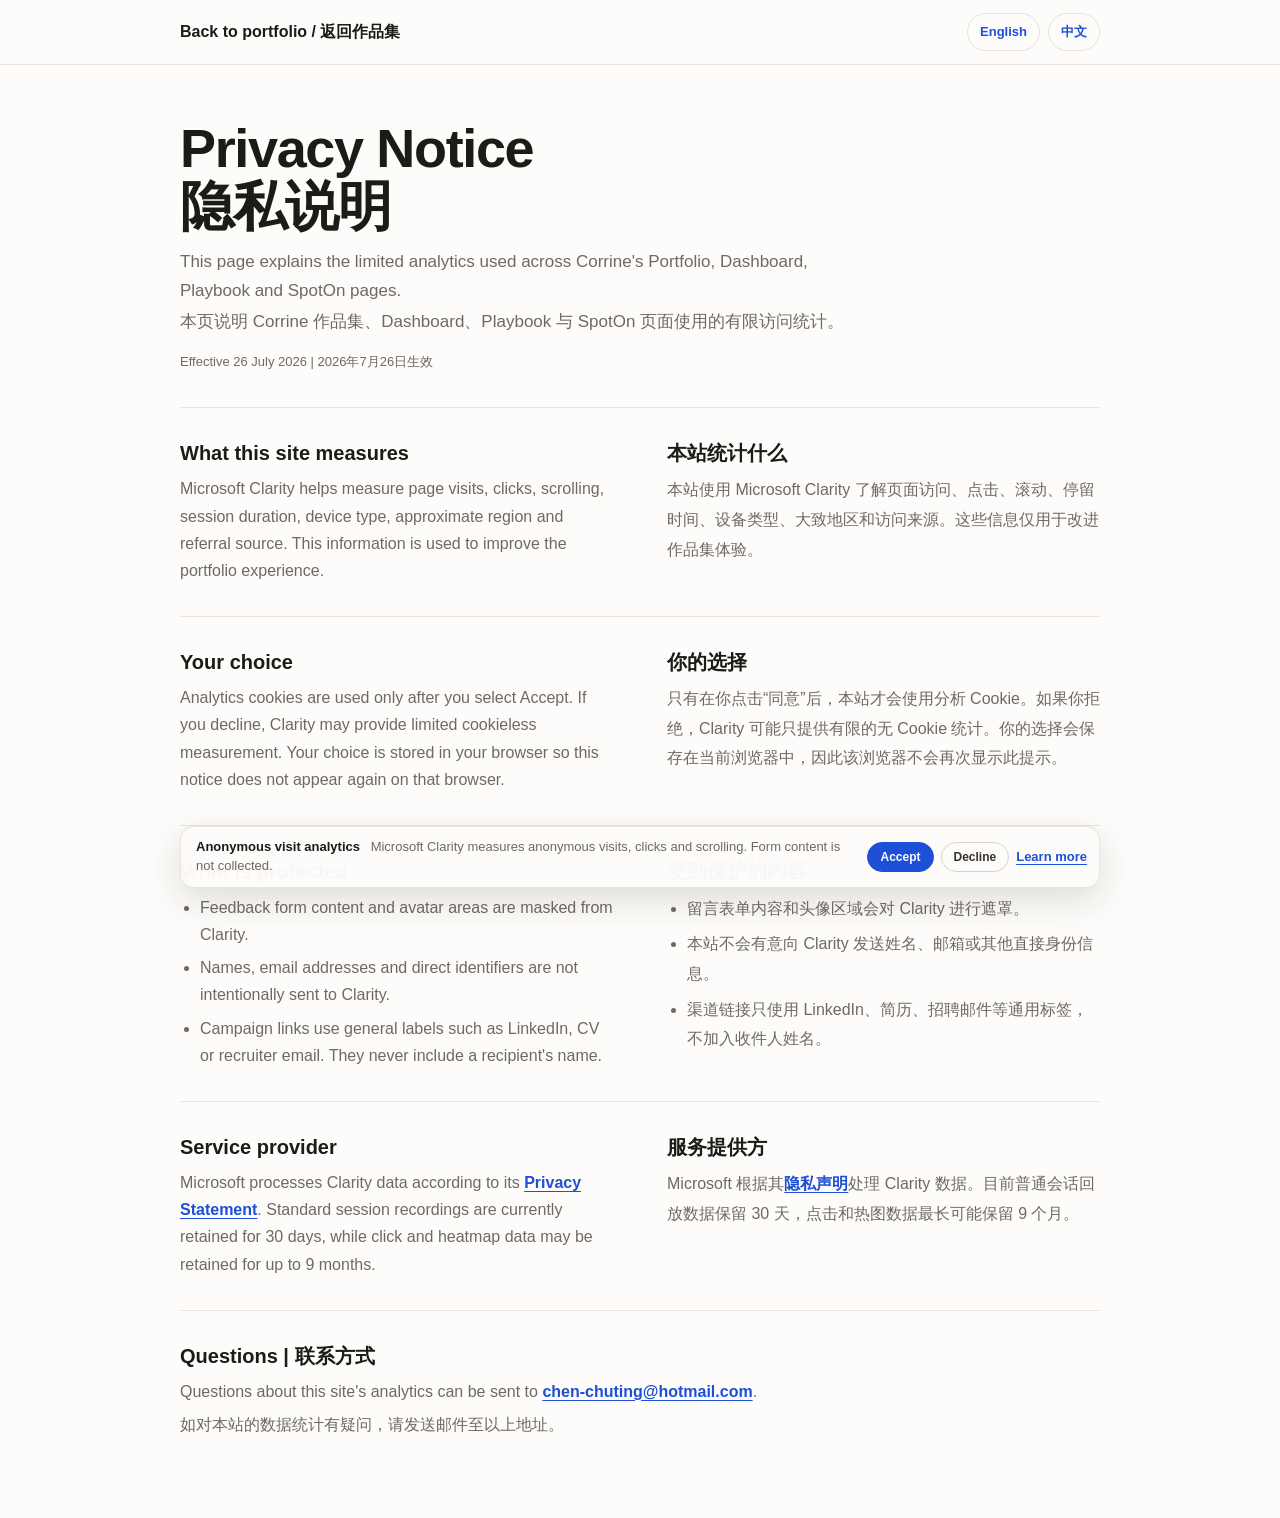
<file: privacy.html>
<!doctype html>
<html lang="en">
<head>
  <meta charset="utf-8">
  <meta name="viewport" content="width=device-width,initial-scale=1">
  <script type="text/javascript">
      (function(c,l,a,r,i,t,y){
          c[a]=c[a]||function(){(c[a].q=c[a].q||[]).push(arguments)};
          t=l.createElement(r);t.async=1;t.src="https://www.clarity.ms/tag/"+i;
          y=l.getElementsByTagName(r)[0];y.parentNode.insertBefore(t,y);
      })(window, document, "clarity", "script", "xsginfmfo5");
  </script>
  <meta name="robots" content="noindex">
  <title>Privacy Notice | 隐私说明 | Corrine Chen Portfolio</title>
  <style>
    :root{
      color-scheme:light;
      --ink:#1c1b18;
      --muted:#6e6a61;
      --bg:#fdfcfa;
      --alt:#f5f3ed;
      --line:#e7e3da;
      --blue:#1d4fd7;
      --blue-deep:#173fae;
      --radius:16px;
      --sans:-apple-system,BlinkMacSystemFont,"SF Pro Text","Helvetica Neue","Segoe UI","PingFang SC","Microsoft YaHei",sans-serif;
    }
    *{box-sizing:border-box}
    html{scroll-behavior:smooth}
    body{margin:0;background:var(--bg);color:var(--ink);font:16px/1.7 var(--sans);-webkit-font-smoothing:antialiased}
    a{color:var(--blue);font-weight:650;text-underline-offset:3px}
    a:hover{color:var(--blue-deep)}
    .topbar{position:sticky;top:0;z-index:10;border-bottom:1px solid var(--line);background:rgba(253,252,250,.96)}
    .topbar-inner{display:flex;align-items:center;justify-content:space-between;gap:20px;width:min(920px,calc(100% - 32px));min-height:64px;margin:0 auto}
    .back{text-decoration:none;color:var(--ink);font-weight:700}
    .languages{display:flex;gap:8px}
    .languages a{border:1px solid var(--line);border-radius:999px;padding:7px 12px;text-decoration:none;font-size:13px}
    main{width:min(920px,calc(100% - 32px));margin:0 auto;padding:54px 0 80px}
    header{max-width:680px;padding-bottom:34px}
    h1{margin:0 0 12px;font-size:clamp(34px,6vw,54px);line-height:1.08;letter-spacing:-.025em}
    header p{margin:0;color:var(--muted);font-size:17px}
    header p+p{margin-top:3px}
    .date{margin-top:14px;font-size:13px;color:var(--muted)}
    .notice{border-top:1px solid var(--line)}
    .row{display:grid;grid-template-columns:1fr 1fr;gap:54px;padding:32px 0;border-bottom:1px solid var(--line)}
    .language-block{min-width:0}
    .language-block[lang="zh-CN"]{line-height:1.85}
    h2{margin:0 0 9px;font-size:20px;line-height:1.3}
    p{margin:0;color:var(--muted)}
    ul{margin:10px 0 0;padding-left:20px;color:var(--muted)}
    li+li{margin-top:6px}
    .contact{padding-top:32px}
    .contact p+p{margin-top:6px}
    :target{scroll-margin-top:88px}
    a:focus-visible,button:focus-visible{outline:3px solid rgba(29,79,215,.28);outline-offset:3px}
    @media(max-width:720px){
      .topbar-inner{min-height:58px}
      main{padding:38px 0 64px}
      header{padding-bottom:26px}
      .row{grid-template-columns:1fr;gap:24px;padding:26px 0}
      .language-block[lang="zh-CN"]{padding-top:24px;border-top:1px dashed var(--line)}
      .languages a{padding:6px 10px}
    }
  </style>
</head>
<body>
  <nav class="topbar" aria-label="Privacy page navigation">
    <div class="topbar-inner">
      <a class="back" href="index.html">Back to portfolio / 返回作品集</a>
      <div class="languages">
        <a href="#en" lang="en">English</a>
        <a href="#zh" lang="zh-CN">中文</a>
      </div>
    </div>
  </nav>

  <main>
    <header>
      <h1>Privacy Notice<br><span lang="zh-CN">隐私说明</span></h1>
      <p>This page explains the limited analytics used across Corrine's Portfolio, Dashboard, Playbook and SpotOn pages.</p>
      <p lang="zh-CN">本页说明 Corrine 作品集、Dashboard、Playbook 与 SpotOn 页面使用的有限访问统计。</p>
      <p class="date">Effective 26 July 2026 | 2026年7月26日生效</p>
    </header>

    <div class="notice">
      <div class="row">
        <section class="language-block" id="en" lang="en">
          <h2>What this site measures</h2>
          <p>Microsoft Clarity helps measure page visits, clicks, scrolling, session duration, device type, approximate region and referral source. This information is used to improve the portfolio experience.</p>
        </section>
        <section class="language-block" id="zh" lang="zh-CN">
          <h2>本站统计什么</h2>
          <p>本站使用 Microsoft Clarity 了解页面访问、点击、滚动、停留时间、设备类型、大致地区和访问来源。这些信息仅用于改进作品集体验。</p>
        </section>
      </div>

      <div class="row">
        <section class="language-block" lang="en">
          <h2>Your choice</h2>
          <p>Analytics cookies are used only after you select Accept. If you decline, Clarity may provide limited cookieless measurement. Your choice is stored in your browser so this notice does not appear again on that browser.</p>
        </section>
        <section class="language-block" lang="zh-CN">
          <h2>你的选择</h2>
          <p>只有在你点击“同意”后，本站才会使用分析 Cookie。如果你拒绝，Clarity 可能只提供有限的无 Cookie 统计。你的选择会保存在当前浏览器中，因此该浏览器不会再次显示此提示。</p>
        </section>
      </div>

      <div class="row">
        <section class="language-block" lang="en">
          <h2>What is protected</h2>
          <ul>
            <li>Feedback form content and avatar areas are masked from Clarity.</li>
            <li>Names, email addresses and direct identifiers are not intentionally sent to Clarity.</li>
            <li>Campaign links use general labels such as LinkedIn, CV or recruiter email. They never include a recipient's name.</li>
          </ul>
        </section>
        <section class="language-block" lang="zh-CN">
          <h2>受到保护的内容</h2>
          <ul>
            <li>留言表单内容和头像区域会对 Clarity 进行遮罩。</li>
            <li>本站不会有意向 Clarity 发送姓名、邮箱或其他直接身份信息。</li>
            <li>渠道链接只使用 LinkedIn、简历、招聘邮件等通用标签，不加入收件人姓名。</li>
          </ul>
        </section>
      </div>

      <div class="row">
        <section class="language-block" lang="en">
          <h2>Service provider</h2>
          <p>Microsoft processes Clarity data according to its <a href="https://privacy.microsoft.com/privacystatement" rel="noopener" target="_blank">Privacy Statement</a>. Standard session recordings are currently retained for 30 days, while click and heatmap data may be retained for up to 9 months.</p>
        </section>
        <section class="language-block" lang="zh-CN">
          <h2>服务提供方</h2>
          <p>Microsoft 根据其<a href="https://privacy.microsoft.com/privacystatement" rel="noopener" target="_blank">隐私声明</a>处理 Clarity 数据。目前普通会话回放数据保留 30 天，点击和热图数据最长可能保留 9 个月。</p>
        </section>
      </div>
    </div>

    <section class="contact">
      <h2>Questions | 联系方式</h2>
      <p>Questions about this site's analytics can be sent to <a href="mailto:chen-chuting@hotmail.com">chen-chuting@hotmail.com</a>.</p>
      <p lang="zh-CN">如对本站的数据统计有疑问，请发送邮件至以上地址。</p>
    </section>
  </main>

  <script src="portfolio-analytics.js"></script>
</body>
</html>
</file>
<file: play/style.css>
html {
  -ms-touch-action: none;
}

body, canvas, div {
  display: block;
  outline: none;
  -webkit-tap-highlight-color: rgba(0, 0, 0, 0);

  user-select: none;
  -moz-user-select: none;
  -webkit-user-select: none;
  -ms-user-select: none;
  -khtml-user-select: none;
  -webkit-tap-highlight-color: rgba(0, 0, 0, 0);
}

/* Remove spin of input type number */
input::-webkit-outer-spin-button,
input::-webkit-inner-spin-button {
    /* display: none; <- Crashes Chrome on hover */
    -webkit-appearance: none;
    margin: 0; /* <-- Apparently some margin are still there even though it's hidden */
}

body {
  position: absolute;
  top: 0;
  left: 0;
  width: 100%;
  height: 100%;
  padding: 0;
  border: 0;
  margin: 0;

  cursor: default;
  color: #888;
  background-color: #333;

  text-align: center;
  font-family: Helvetica, Verdana, Arial, sans-serif;

  display: flex;
  flex-direction: column;
}

canvas {
  background-color: rgba(0, 0, 0, 0);
}

#GameDiv, #Cocos3dGameContainer, #GameCanvas {
  width: 100%;
  height: 100%;
}

:root {
  --safe-top: env(safe-area-inset-top);
  --safe-right: env(safe-area-inset-right);
  --safe-bottom: env(safe-area-inset-bottom);
  --safe-left: env(safe-area-inset-left);
}
</file>
<file: feedback-widget.css>
:root {
  --feedback-blue: #1d4fd7;
  --feedback-blue-strong: #173fae;
  --feedback-gold: #f4d758;
  --feedback-red: #c0402b;
  --feedback-surface: #fefcf6;
  --feedback-surface-soft: #faf6eb;
  --feedback-text: #1a1a2e;
  --feedback-muted: #625f57;
  --feedback-line: #dcd7cc;
  --feedback-danger: #a73424;
  --feedback-success: #17633c;
  --feedback-shadow: 0 24px 70px rgba(35, 42, 73, 0.22);
  --feedback-font: -apple-system, BlinkMacSystemFont, "Segoe UI", "PingFang SC",
    "Microsoft YaHei", sans-serif;
  --feedback-serif: "Newsreader", "Noto Serif SC", Georgia, serif;
}

body.feedback-context-dark {
  --feedback-blue: #f4d758;
  --feedback-blue-strong: #ffe781;
  --feedback-surface: #161922;
  --feedback-surface-soft: #202531;
  --feedback-text: #f5f6fa;
  --feedback-muted: #b6bdcb;
  --feedback-line: #3b4352;
  --feedback-danger: #ff9a8d;
  --feedback-success: #7ed9a8;
  --feedback-shadow: 0 24px 80px rgba(0, 0, 0, 0.5);
}

.feedback-launcher {
  position: fixed;
  right: max(20px, env(safe-area-inset-right));
  bottom: max(20px, env(safe-area-inset-bottom));
  z-index: 80;
  display: inline-flex;
  min-height: 56px;
  align-items: center;
  gap: 10px;
  isolation: isolate;
  border: 2px solid color-mix(in srgb, #fefcf6 88%, transparent);
  border-radius: 999px;
  padding: 0 21px 0 15px;
  background: var(--feedback-red);
  color: #fefcf6;
  box-shadow:
    0 0 0 3px color-mix(in srgb, var(--feedback-red) 24%, transparent),
    0 16px 34px color-mix(in srgb, var(--feedback-red) 36%, transparent);
  font: 800 15px/1 var(--feedback-font);
  letter-spacing: 0.01em;
  cursor: pointer;
  transition: transform 160ms ease, background-color 160ms ease, box-shadow 160ms ease;
}

body.feedback-context-dark .feedback-launcher {
  border-color: color-mix(in srgb, var(--feedback-text) 88%, transparent);
  background: var(--feedback-blue);
  color: #17150f;
}

.feedback-launcher::before {
  position: absolute;
  z-index: -1;
  inset: -2px;
  border: 2px solid color-mix(in srgb, currentColor 42%, transparent);
  border-radius: inherit;
  content: "";
  pointer-events: none;
}

.feedback-launcher:hover {
  background: color-mix(in srgb, var(--feedback-red) 84%, #1a1a2e);
  transform: translateY(-3px);
  box-shadow:
    0 0 0 4px color-mix(in srgb, var(--feedback-red) 28%, transparent),
    0 20px 42px color-mix(in srgb, var(--feedback-red) 42%, transparent);
}

body.feedback-context-dark .feedback-launcher:hover {
  background: var(--feedback-blue-strong);
}

.feedback-launcher:active {
  transform: translateY(0) scale(0.98);
}

.feedback-launcher:focus-visible,
.feedback-dialog button:focus-visible,
.feedback-dialog input:focus-visible,
.feedback-dialog textarea:focus-visible,
.feedback-like-button:focus-visible {
  outline: 3px solid color-mix(in srgb, var(--feedback-blue) 72%, #fefcf6);
  outline-offset: 3px;
}

.feedback-launcher-icon {
  display: inline-grid;
  width: 31px;
  height: 31px;
  place-items: center;
  border-radius: 10px;
  background: color-mix(in srgb, currentColor 18%, transparent);
  font-size: 18px;
}

.feedback-dialog {
  width: min(940px, calc(100vw - 32px));
  max-height: min(92dvh, 900px);
  margin: auto;
  border: 1px solid var(--feedback-line);
  border-radius: 22px;
  padding: 0;
  overflow: hidden;
  background: var(--feedback-surface);
  color: var(--feedback-text);
  box-shadow: var(--feedback-shadow);
  font-family: var(--feedback-font);
}

.feedback-dialog::backdrop {
  background: rgba(11, 14, 22, 0.64);
  backdrop-filter: blur(3px);
}

.feedback-dialog-shell {
  display: grid;
  grid-template-columns: minmax(0, 1fr) 284px;
  max-height: min(92dvh, 900px);
  overflow: auto;
}

.feedback-dialog-main {
  min-width: 0;
  padding: clamp(24px, 3vw, 36px);
}

.feedback-dialog-side {
  border-left: 1px solid var(--feedback-line);
  padding: clamp(28px, 3vw, 40px) 28px;
  background:
    radial-gradient(circle at 50% 34%, rgba(244, 215, 88, 0.2), transparent 34%),
    var(--feedback-surface-soft);
}

.feedback-dialog-side-inner {
  display: flex;
  min-height: 100%;
  align-items: center;
  flex-direction: column;
  text-align: center;
}

.feedback-dialog-header {
  display: flex;
  align-items: flex-start;
  justify-content: space-between;
  gap: 20px;
  margin-bottom: 24px;
}

.feedback-dialog-title {
  margin: 0 0 6px;
  color: var(--feedback-text);
  font: 700 clamp(25px, 3vw, 31px)/1.15 var(--feedback-serif);
}

.feedback-dialog-intro,
.feedback-dialog-side p {
  margin: 0;
  color: var(--feedback-muted);
  font-size: 13px;
  line-height: 1.6;
}

.feedback-dialog-close {
  flex: 0 0 auto;
  width: 40px;
  height: 40px;
  border: 1px solid var(--feedback-line);
  border-radius: 50%;
  background: var(--feedback-surface);
  color: var(--feedback-text);
  font-size: 23px;
  line-height: 1;
  cursor: pointer;
}

.feedback-form {
  display: grid;
  gap: 18px;
}

.feedback-field {
  display: grid;
  gap: 7px;
}

.feedback-label-row {
  display: flex;
  align-items: center;
  justify-content: space-between;
  gap: 12px;
}

.feedback-label,
.feedback-reaction-legend,
.feedback-avatar-legend {
  color: var(--feedback-text);
  font-size: 13px;
  font-weight: 760;
  line-height: 1.35;
}

.feedback-optional,
.feedback-avatar-hint,
.feedback-reaction-hint,
.feedback-avatar-file-hint {
  color: var(--feedback-muted);
  font-size: 12px;
  font-weight: 500;
}

.feedback-anonymous {
  display: inline-flex;
  align-items: center;
  gap: 7px;
  color: var(--feedback-muted);
  font-size: 12px;
  white-space: nowrap;
  cursor: pointer;
}

.feedback-anonymous input,
.feedback-consent input {
  width: 17px;
  height: 17px;
  margin: 0;
  accent-color: var(--feedback-blue);
}

.feedback-input,
.feedback-textarea {
  box-sizing: border-box;
  width: 100%;
  border: 1px solid var(--feedback-line);
  border-radius: 10px;
  padding: 11px 12px;
  background: var(--feedback-surface);
  color: var(--feedback-text);
  font: 15px/1.45 var(--feedback-font);
  transition: border-color 150ms ease, box-shadow 150ms ease;
}

.feedback-textarea {
  min-height: 116px;
  resize: vertical;
}

.feedback-input::placeholder,
.feedback-textarea::placeholder {
  color: color-mix(in srgb, var(--feedback-muted) 84%, transparent);
  opacity: 1;
}

.feedback-input:focus,
.feedback-textarea:focus {
  border-color: var(--feedback-blue);
  box-shadow: 0 0 0 3px color-mix(in srgb, var(--feedback-blue) 16%, transparent);
  outline: none;
}

.feedback-input:disabled {
  opacity: 0.58;
  cursor: not-allowed;
}

.feedback-avatars,
.feedback-reactions {
  min-width: 0;
  margin: 0;
  border: 0;
  padding: 0;
}

.feedback-avatar-legend,
.feedback-reaction-legend {
  padding: 0;
}

.feedback-avatar-hint,
.feedback-reaction-hint {
  margin: 3px 0 10px;
  line-height: 1.45;
}

.feedback-avatar-options {
  display: grid;
  grid-template-columns: repeat(4, minmax(0, 1fr));
  gap: 9px;
}

.feedback-avatar-option,
.feedback-reaction-option {
  position: relative;
}

.feedback-avatar-option input,
.feedback-reaction-option input {
  position: absolute;
  width: 1px;
  height: 1px;
  opacity: 0;
  pointer-events: none;
}

.feedback-avatar-card {
  display: grid;
  min-height: 112px;
  place-items: center;
  align-content: center;
  gap: 8px;
  border: 1px solid var(--feedback-line);
  border-radius: 14px;
  padding: 10px 7px;
  background: var(--feedback-surface);
  color: var(--feedback-muted);
  cursor: pointer;
  transition: border-color 140ms ease, background-color 140ms ease, transform 140ms ease;
}

.feedback-avatar-card:hover {
  border-color: var(--feedback-blue);
  color: var(--feedback-text);
  transform: translateY(-1px);
}

.feedback-avatar-option input:focus-visible + .feedback-avatar-card,
.feedback-reaction-option input:focus-visible + .feedback-reaction-card {
  outline: 3px solid color-mix(in srgb, var(--feedback-blue) 72%, #fefcf6);
  outline-offset: 2px;
}

.feedback-avatar-option input:checked + .feedback-avatar-card {
  border-color: var(--feedback-blue);
  background: color-mix(in srgb, var(--feedback-gold) 22%, var(--feedback-surface));
  color: var(--feedback-text);
  box-shadow: inset 0 0 0 1px var(--feedback-blue);
}

.feedback-avatar-preview {
  display: grid;
  width: 72px;
  height: 72px;
  place-items: center;
  overflow: hidden;
  border: 2px solid color-mix(in srgb, var(--feedback-blue) 24%, var(--feedback-line));
  border-radius: 50%;
  background: var(--feedback-surface-soft);
}

.feedback-avatar-preview img {
  display: block;
  width: 100%;
  height: 100%;
  object-fit: cover;
}

.feedback-avatar-upload-mark {
  color: var(--feedback-blue-strong);
  font: 500 34px/1 var(--feedback-serif);
}

.feedback-avatar-label {
  font-size: 11px;
  font-weight: 700;
  line-height: 1.25;
  text-align: center;
}

.feedback-avatar-file {
  position: absolute;
  width: 1px;
  height: 1px;
  opacity: 0;
  overflow: hidden;
}

.feedback-avatar-actions {
  display: flex;
  gap: 8px;
  margin-top: 9px;
}

.feedback-avatar-actions[hidden] {
  display: none;
}

.feedback-avatar-change,
.feedback-avatar-remove {
  border: 0;
  border-bottom: 1px solid currentColor;
  padding: 2px 0;
  background: transparent;
  color: var(--feedback-blue-strong);
  font: 700 12px/1.4 var(--feedback-font);
  cursor: pointer;
}

.feedback-avatar-remove {
  color: var(--feedback-danger);
}

.feedback-avatar-file-hint,
.feedback-avatar-status {
  margin: 7px 0 0;
  line-height: 1.45;
}

.feedback-avatar-status {
  min-height: 0;
  color: var(--feedback-muted);
  font-size: 12px;
}

.feedback-avatar-status[data-state="error"] {
  color: var(--feedback-danger);
}

.feedback-avatar-status[data-state="notice"] {
  color: var(--feedback-blue-strong);
}

.feedback-reactions {
  display: grid;
  grid-template-columns: repeat(3, minmax(0, 1fr));
  gap: 8px;
}

.feedback-reaction-legend,
.feedback-reaction-hint {
  grid-column: 1 / -1;
}

.feedback-reaction-card {
  display: flex;
  min-height: 44px;
  align-items: center;
  gap: 8px;
  border: 1px solid var(--feedback-line);
  border-radius: 10px;
  padding: 7px 9px;
  background: var(--feedback-surface);
  color: var(--feedback-muted);
  font-size: 12px;
  font-weight: 650;
  cursor: pointer;
  transition: border-color 140ms ease, background-color 140ms ease, color 140ms ease,
    transform 140ms ease;
}

.feedback-reaction-card:hover {
  border-color: var(--feedback-blue);
  color: var(--feedback-text);
  transform: translateY(-1px);
}

.feedback-reaction-option input:checked + .feedback-reaction-card {
  border-color: var(--feedback-blue);
  background: color-mix(in srgb, var(--feedback-gold) 20%, var(--feedback-surface));
  color: var(--feedback-text);
  box-shadow: inset 0 0 0 1px var(--feedback-blue);
}

.feedback-reaction-art {
  display: inline-grid;
  width: 28px;
  height: 28px;
  flex: 0 0 28px;
  place-items: center;
  border-radius: 9px;
  background: color-mix(in srgb, var(--feedback-blue) 8%, var(--feedback-surface));
  font-size: 17px;
}

.feedback-consent {
  display: grid;
  grid-template-columns: 18px minmax(0, 1fr);
  align-items: start;
  gap: 9px;
  color: var(--feedback-muted);
  font-size: 12px;
  line-height: 1.55;
  cursor: pointer;
}

.feedback-consent input {
  margin-top: 2px;
}

.feedback-private-note {
  margin: 0;
  border-radius: 9px;
  padding: 10px 12px;
  background: color-mix(in srgb, var(--feedback-gold) 19%, transparent);
  color: var(--feedback-muted);
  font-size: 12px;
  line-height: 1.5;
}

.feedback-actions {
  display: flex;
  align-items: center;
  gap: 10px;
  flex-wrap: wrap;
}

.feedback-submit,
.feedback-email-fallback {
  display: inline-flex;
  min-height: 44px;
  align-items: center;
  justify-content: center;
  border: 1px solid var(--feedback-blue);
  border-radius: 999px;
  padding: 0 18px;
  font: 750 13px/1 var(--feedback-font);
  white-space: nowrap;
  cursor: pointer;
  transition: transform 140ms ease, background-color 140ms ease;
}

.feedback-submit {
  background: var(--feedback-blue);
  color: #fefcf6;
}

body.feedback-context-dark .feedback-submit {
  color: #17150f;
}

.feedback-submit:hover,
.feedback-email-fallback:hover {
  transform: translateY(-1px);
}

.feedback-submit:disabled {
  opacity: 0.62;
  cursor: wait;
  transform: none;
}

.feedback-email-fallback {
  background: transparent;
  color: var(--feedback-blue-strong);
  text-decoration: none;
}

.feedback-status {
  min-height: 22px;
  margin: 0;
  color: var(--feedback-muted);
  font-size: 12px;
  line-height: 1.45;
}

.feedback-status[data-state="error"] {
  color: var(--feedback-danger);
}

.feedback-success-panel {
  display: grid;
  min-height: 360px;
  place-items: center;
  align-content: center;
  gap: 12px;
  border-radius: 16px;
  padding: 38px 24px;
  background: color-mix(in srgb, var(--feedback-success) 7%, var(--feedback-surface));
  text-align: center;
}

.feedback-success-panel[hidden] {
  display: none;
}

.feedback-success-panel:focus {
  outline: none;
}

.feedback-success-mark {
  display: grid;
  width: 58px;
  height: 58px;
  place-items: center;
  border-radius: 50%;
  background: var(--feedback-success);
  color: var(--feedback-surface);
  font-size: 30px;
  font-weight: 850;
  line-height: 1;
}

.feedback-success-panel h3 {
  margin: 4px 0 0;
  color: var(--feedback-text);
  font: 700 25px/1.2 var(--feedback-serif);
}

.feedback-success-panel p {
  max-width: 36ch;
  margin: 0;
  color: var(--feedback-muted);
  font-size: 14px;
  line-height: 1.6;
}

.feedback-success-close {
  display: inline-flex;
  min-height: 44px;
  align-items: center;
  justify-content: center;
  margin-top: 8px;
  border: 1px solid var(--feedback-success);
  border-radius: 999px;
  padding: 0 22px;
  background: var(--feedback-success);
  color: var(--feedback-surface);
  font: 750 13px/1 var(--feedback-font);
  cursor: pointer;
}

.feedback-side-title {
  margin: 0;
  color: var(--feedback-text);
  font: 700 24px/1.18 var(--feedback-serif);
}

.feedback-side-description {
  margin-top: 18px !important;
}

.feedback-contact-email {
  display: block;
  margin: 14px 0 34px;
  color: var(--feedback-blue-strong);
  font-size: 15px;
  font-weight: 750;
  line-height: 1.4;
  overflow-wrap: anywhere;
}

.feedback-qr-caption {
  margin-bottom: 12px !important;
  color: var(--feedback-text) !important;
  font-weight: 700;
}

.feedback-qr {
  display: block;
  width: min(186px, 100%);
  height: auto;
  aspect-ratio: 1;
  margin: 0 auto;
  border: 7px solid color-mix(in srgb, var(--feedback-surface) 80%, #fefcf6);
  border-radius: 15px;
  background: #fefcf6;
  box-shadow: 0 12px 30px rgba(26, 26, 46, 0.11);
}

.feedback-account-name {
  margin-top: 11px !important;
  color: var(--feedback-text) !important;
  font-family: var(--feedback-serif);
  font-size: 15px !important;
  font-weight: 700;
}

.feedback-account-label,
.feedback-account-value {
  display: block;
}

.feedback-account-value {
  white-space: nowrap;
}

.feedback-honeypot {
  position: absolute !important;
  left: -9999px !important;
  width: 1px !important;
  height: 1px !important;
  overflow: hidden !important;
}

body.feedback-modal-open {
  overflow: hidden;
}

/* The public board intentionally stays a single, quiet editorial card. */
.feedback-board-section {
  background: var(--feedback-surface);
  color: var(--feedback-text);
  font-family: var(--feedback-font);
}

.feedback-board-heading {
  max-width: 680px;
  margin: 0 auto 42px;
  text-align: center;
}

.feedback-board-heading h2 {
  margin-bottom: 12px;
}

.feedback-board-heading p {
  margin: 0 auto;
  color: var(--feedback-muted);
  font-size: 16px;
}

[data-feedback-board] {
  width: min(66%, 720px);
  margin-inline: auto;
}

.feedback-carousel {
  position: relative;
}

.feedback-carousel-viewport {
  display: grid;
  min-width: 0;
}

.feedback-carousel-arrow {
  position: absolute;
  z-index: 2;
  top: 50%;
  display: grid;
  width: 48px;
  height: 48px;
  place-items: center;
  border: 1px solid color-mix(in srgb, var(--feedback-blue) 62%, var(--feedback-line));
  border-radius: 50%;
  background: color-mix(in srgb, var(--feedback-surface) 94%, white);
  box-shadow: 0 8px 22px rgba(35, 42, 73, 0.12);
  color: var(--feedback-blue-strong);
  cursor: pointer;
  transform: translateY(-50%);
  transition: transform 140ms ease, border-color 140ms ease, box-shadow 140ms ease;
}

.feedback-carousel-arrow:hover {
  border-color: var(--feedback-blue);
  box-shadow: 0 10px 26px rgba(35, 42, 73, 0.17);
  transform: translateY(calc(-50% - 1px));
}

.feedback-carousel-arrow-previous {
  left: -74px;
}

.feedback-carousel-arrow-next {
  right: -74px;
}

.feedback-carousel-arrow:focus-visible {
  outline: 3px solid color-mix(in srgb, var(--feedback-gold) 72%, transparent);
  outline-offset: 3px;
}

.feedback-carousel-arrow svg {
  width: 25px;
  height: 25px;
  fill: none;
  stroke: currentColor;
  stroke-linecap: round;
  stroke-linejoin: round;
  stroke-width: 2.2;
}

.feedback-carousel.is-single .feedback-carousel-arrow {
  visibility: hidden;
}

.feedback-carousel-live {
  position: absolute;
  width: 1px;
  height: 1px;
  overflow: hidden;
  clip: rect(0 0 0 0);
  clip-path: inset(50%);
  white-space: nowrap;
}

.feedback-comment-card {
  position: relative;
  grid-area: 1 / 1;
  min-width: 0;
  overflow: hidden;
  border: 1px solid color-mix(in srgb, var(--feedback-blue) 16%, var(--feedback-line));
  border-radius: 22px 22px 22px 8px;
  padding: clamp(28px, 3.4vw, 42px);
  background:
    radial-gradient(circle at 91% 8%, rgba(244, 215, 88, 0.2), transparent 28%),
    var(--feedback-surface-soft);
  box-shadow: 0 18px 48px rgba(35, 42, 73, 0.09);
  transition: opacity 180ms ease, transform 180ms ease;
}

.feedback-comment-card[aria-hidden="true"] {
  visibility: hidden;
  opacity: 0;
  pointer-events: none;
  transform: translateX(12px);
}

.feedback-comment-card::before {
  position: absolute;
  top: 0;
  right: clamp(26px, 6vw, 70px);
  width: 58px;
  height: 10px;
  border-radius: 0 0 8px 8px;
  background: var(--feedback-gold);
  content: "";
}

.feedback-comment-header {
  display: flex;
  align-items: center;
  justify-content: space-between;
  gap: 18px;
  padding-bottom: 22px;
}

.feedback-comment-identity {
  display: flex;
  min-width: 0;
  align-items: center;
  gap: 13px;
}

.feedback-comment-avatar {
  display: grid;
  width: 48px;
  height: 48px;
  flex: 0 0 48px;
  place-items: center;
  overflow: hidden;
  border: 2px solid var(--feedback-blue);
  border-radius: 50%;
  background: color-mix(in srgb, var(--feedback-gold) 35%, var(--feedback-surface));
  color: var(--feedback-blue-strong);
  font: 700 24px/1 var(--feedback-serif);
}

.feedback-comment-avatar img {
  display: block;
  width: 100%;
  height: 100%;
  object-fit: cover;
}

.feedback-comment-name {
  color: var(--feedback-text);
  font-size: 14px;
  font-weight: 800;
  letter-spacing: 0.04em;
  text-transform: uppercase;
}

.feedback-comment-reactions {
  display: flex;
  gap: 5px;
  flex-wrap: wrap;
  margin-top: 5px;
}

.feedback-comment-reaction {
  display: inline-flex;
  align-items: center;
  gap: 4px;
  color: var(--feedback-blue-strong);
  font-size: 11px;
  font-weight: 700;
}

.feedback-comment-detail {
  display: flex;
  flex: 0 0 auto;
  align-items: flex-end;
  flex-direction: column;
  color: var(--feedback-muted);
  font-size: 11px;
  line-height: 1.5;
  text-align: right;
}

.feedback-comment-detail .feedback-like-button {
  margin: 8px 0 0;
  min-width: 64px;
  min-height: 34px;
  border-color: color-mix(in srgb, var(--feedback-blue) 52%, var(--feedback-line));
  background: color-mix(in srgb, var(--feedback-surface) 90%, white);
  color: var(--feedback-blue-strong);
  font-size: 12px;
}

.feedback-comment-meta {
  white-space: nowrap;
}

.feedback-comment-body {
  border-top: 1px solid color-mix(in srgb, var(--feedback-line) 76%, transparent);
  padding-top: clamp(22px, 3vw, 30px);
}

.feedback-carousel .feedback-comment-body {
  padding-top: clamp(16px, 2.4vw, 24px);
}

.feedback-comment-copy,
.feedback-comment-translation {
  margin: 0;
  color: var(--muted, #6e6a61);
  font: 400 14.5px/1.72 var(--feedback-font);
  overflow-wrap: anywhere;
}

.feedback-comment-translation {
  color: var(--muted, #6e6a61);
  font: 400 14.5px/1.72 var(--feedback-font);
}

.feedback-comment-language {
  margin-bottom: 0;
  color: var(--feedback-blue-strong);
  font-size: 10px;
  font-weight: 800;
  letter-spacing: 0.12em;
  text-transform: uppercase;
}

.feedback-comment-language-row {
  display: flex;
  align-items: center;
  gap: 8px;
  flex-wrap: wrap;
  margin-bottom: 8px;
}

.feedback-ai-translation-note {
  color: var(--muted, #6e6a61);
  font-size: 10px;
  font-weight: 600;
  line-height: 1.4;
}

.feedback-original-details {
  margin-top: 14px;
}

.feedback-original-toggle {
  display: inline-flex;
  align-items: center;
  color: var(--feedback-blue-strong);
  font-size: 12px;
  font-weight: 700;
  line-height: 1.4;
  text-decoration: underline;
  text-decoration-color: color-mix(in srgb, currentColor 38%, transparent);
  text-underline-offset: 3px;
  cursor: pointer;
  list-style: none;
}

.feedback-original-toggle::-webkit-details-marker {
  display: none;
}

.feedback-original-toggle::after {
  margin-left: 6px;
  content: "＋";
  font-size: 14px;
  line-height: 1;
  text-decoration: none;
}

.feedback-original-details[open] .feedback-original-toggle::after {
  content: "−";
}

.feedback-original-hide {
  display: none;
}

.feedback-original-details[open] .feedback-original-show {
  display: none;
}

.feedback-original-details[open] .feedback-original-hide {
  display: inline;
}

.feedback-original-panel {
  margin-top: 10px;
  border: 1px solid color-mix(in srgb, var(--feedback-blue) 14%, var(--feedback-line));
  border-radius: 12px;
  padding: 14px 16px;
  background: color-mix(in srgb, var(--feedback-surface) 80%, transparent);
  animation: feedback-original-reveal 160ms ease-out;
}

.feedback-original-copy {
  margin: 0;
  color: var(--muted, #6e6a61);
  font: 400 13px/1.68 var(--feedback-font);
  overflow-wrap: anywhere;
}

@keyframes feedback-original-reveal {
  from {
    opacity: 0;
    transform: translateY(-4px);
  }
  to {
    opacity: 1;
    transform: translateY(0);
  }
}

.feedback-author-reply {
  margin-top: 28px;
  border-top: 1px solid color-mix(in srgb, var(--feedback-blue) 20%, var(--feedback-line));
  padding: 22px 0 0 clamp(18px, 3vw, 30px);
}

.feedback-author-reply-heading {
  display: flex;
  align-items: center;
  gap: 9px;
  margin-bottom: 9px;
}

.feedback-author-avatar {
  display: block;
  width: 28px;
  height: 28px;
  flex: 0 0 28px;
  border: 1px solid color-mix(in srgb, var(--feedback-blue) 24%, var(--feedback-line));
  border-radius: 50%;
  object-fit: cover;
  object-position: 63% 28%;
}

.feedback-author-reply-title {
  color: var(--feedback-red);
  font: 700 14px/1.3 var(--feedback-serif);
}

.feedback-author-reply p {
  margin: 0;
  color: var(--feedback-muted);
  font-size: 14px;
  line-height: 1.65;
}

.feedback-author-reply-link {
  color: var(--feedback-blue-strong);
  font-weight: 700;
  text-decoration: underline;
  text-decoration-thickness: 1px;
  text-underline-offset: 3px;
}

.feedback-author-reply-link:hover,
.feedback-author-reply-link:focus-visible {
  color: var(--feedback-red);
}

.feedback-author-reply[data-placeholder="true"]::after {
  display: inline-block;
  margin-top: 8px;
  color: var(--feedback-muted);
  content: "LOCAL PREVIEW";
  font-size: 9px;
  font-weight: 800;
  letter-spacing: 0.12em;
}

.feedback-comment-position {
  position: absolute;
  right: 0;
  bottom: 12px;
  left: 0;
  color: color-mix(in srgb, var(--feedback-muted) 78%, transparent);
  font-size: 10px;
  font-weight: 700;
  letter-spacing: 0.04em;
  line-height: 1;
  text-align: center;
}

.feedback-like-button {
  display: inline-flex;
  min-width: 46px;
  min-height: 28px;
  align-items: center;
  justify-content: center;
  gap: 5px;
  vertical-align: baseline;
  border: 1px solid color-mix(in srgb, var(--feedback-blue) 26%, var(--feedback-line));
  border-radius: 999px;
  padding: 0 9px;
  background: color-mix(in srgb, var(--feedback-surface) 78%, transparent);
  color: var(--feedback-muted);
  font: 750 11px/1 var(--feedback-font);
  cursor: pointer;
  transition: transform 140ms ease, color 140ms ease, background-color 140ms ease;
}

.feedback-like-button:hover:not(:disabled) {
  color: var(--feedback-blue-strong);
  transform: translateY(-1px);
}

.feedback-like-button[aria-pressed="true"] {
  border-color: var(--feedback-blue);
  background: color-mix(in srgb, var(--feedback-gold) 24%, var(--feedback-surface));
  color: var(--feedback-blue-strong);
}

.feedback-like-button:disabled {
  cursor: default;
  opacity: 0.66;
}

.feedback-like-button svg {
  width: 14px;
  height: 14px;
  fill: none;
  stroke: currentColor;
  stroke-linecap: round;
  stroke-linejoin: round;
  stroke-width: 1.7;
}

.feedback-board-empty {
  border: 1px dashed var(--feedback-line);
  border-radius: 16px;
  padding: 34px 24px;
  background: var(--feedback-surface-soft);
  color: var(--feedback-muted);
  text-align: center;
}

@media (min-width: 901px) {
  .feedback-board-section {
    padding-block: 88px;
  }
}

@media (max-width: 900px) {
  .feedback-dialog {
    width: min(780px, calc(100vw - 24px));
  }

  .feedback-dialog-shell {
    grid-template-columns: minmax(0, 1fr) 238px;
  }

  .feedback-dialog-side {
    padding-inline: 22px;
  }

  [data-feedback-board] {
    width: min(80%, 720px);
  }

  .feedback-carousel-arrow {
    width: 44px;
    height: 44px;
  }
}

@media (max-width: 1100px) {
  .feedback-carousel-arrow-previous {
    left: -24px;
  }

  .feedback-carousel-arrow-next {
    right: -24px;
  }
}

@media (max-width: 700px) {
  .feedback-launcher {
    width: 56px;
    min-height: 56px;
    justify-content: center;
    padding: 0;
  }

  .feedback-launcher-icon {
    width: 34px;
    height: 34px;
    font-size: 21px;
  }

  .feedback-launcher-label {
    display: none;
  }

  .feedback-dialog {
    width: calc(100vw - 18px);
    max-height: calc(100dvh - 18px);
    border-radius: 16px;
  }

  .feedback-dialog-shell {
    grid-template-columns: 1fr;
    max-height: calc(100dvh - 18px);
  }

  .feedback-dialog-main {
    padding: 22px 18px;
  }

  .feedback-dialog-side {
    border-top: 1px solid var(--feedback-line);
    border-left: 0;
    padding: 30px 22px;
  }

  .feedback-dialog-side-inner {
    min-height: auto;
  }

  .feedback-side-description {
    max-width: 36ch;
  }

  .feedback-contact-email {
    margin-bottom: 28px;
  }

  .feedback-qr {
    width: min(180px, 62vw);
  }

  .feedback-avatar-options {
    grid-template-columns: repeat(2, minmax(0, 1fr));
  }

  .feedback-avatar-card {
    min-height: 106px;
  }

  .feedback-reactions {
    grid-template-columns: repeat(2, minmax(0, 1fr));
  }

  [data-feedback-board] {
    width: calc(100% - 12px);
  }

  .feedback-carousel {
    display: block;
    padding-inline: 0;
  }

  .feedback-carousel-arrow {
    width: 44px;
    height: 44px;
    border: 0;
    background: transparent;
    box-shadow: none;
  }

  .feedback-carousel-arrow-previous {
    left: -30px;
  }

  .feedback-carousel-arrow-next {
    right: -30px;
  }

  .feedback-carousel-arrow::before {
    position: absolute;
    top: 8px;
    width: 28px;
    height: 28px;
    border: 1px solid color-mix(in srgb, var(--feedback-blue) 62%, var(--feedback-line));
    border-radius: 50%;
    background: color-mix(in srgb, var(--feedback-surface) 94%, white);
    box-shadow: 0 8px 22px rgba(35, 42, 73, 0.12);
    content: "";
  }

  .feedback-carousel-arrow-previous::before {
    left: 0;
  }

  .feedback-carousel-arrow-next::before {
    right: 0;
  }

  .feedback-carousel-arrow:hover {
    box-shadow: none;
  }

  .feedback-carousel-arrow svg {
    position: absolute;
    top: 13px;
    width: 18px;
    height: 18px;
  }

  .feedback-carousel-arrow-previous svg {
    left: 5px;
  }

  .feedback-carousel-arrow-next svg {
    right: 5px;
  }

  .feedback-comment-card {
    padding: 26px 20px;
  }

  .feedback-comment-avatar {
    width: 42px;
    height: 42px;
    flex-basis: 42px;
    font-size: 21px;
  }
}

@media (max-width: 420px) {
  .feedback-label-row {
    align-items: flex-start;
    flex-direction: column;
    gap: 5px;
  }

  .feedback-comment-header {
    align-items: flex-start;
    flex-direction: column;
  }

  .feedback-comment-detail {
    align-items: flex-start;
    padding-left: 55px;
    text-align: left;
  }

  .feedback-comment-meta {
    white-space: normal;
  }
}

@media (prefers-reduced-motion: reduce) {
  .feedback-launcher,
  .feedback-launcher::before,
  .feedback-launcher-icon,
  .feedback-avatar-card,
  .feedback-reaction-card,
  .feedback-submit,
  .feedback-email-fallback,
  .feedback-like-button,
  .feedback-carousel-arrow,
  .feedback-comment-card {
    transition: none;
    animation: none;
  }

  .feedback-original-panel {
    animation: none;
  }
}

@media (prefers-reduced-motion: no-preference) {
  .feedback-launcher::before {
    animation: feedback-attention-ring 5.2s ease-out infinite;
  }

  .feedback-launcher-icon {
    animation: feedback-icon-wave 5.2s ease-in-out infinite;
  }
}

@keyframes feedback-attention-ring {
  0%,
  72%,
  100% {
    opacity: 0;
    transform: scale(1);
  }
  78% {
    opacity: 0.7;
  }
  94% {
    opacity: 0;
    transform: scale(1.18);
  }
}

@keyframes feedback-icon-wave {
  0%,
  74%,
  100% {
    transform: rotate(0deg) scale(1);
  }
  80% {
    transform: rotate(-9deg) scale(1.08);
  }
  86% {
    transform: rotate(8deg) scale(1.08);
  }
  92% {
    transform: rotate(0deg) scale(1);
  }
}
</file>
